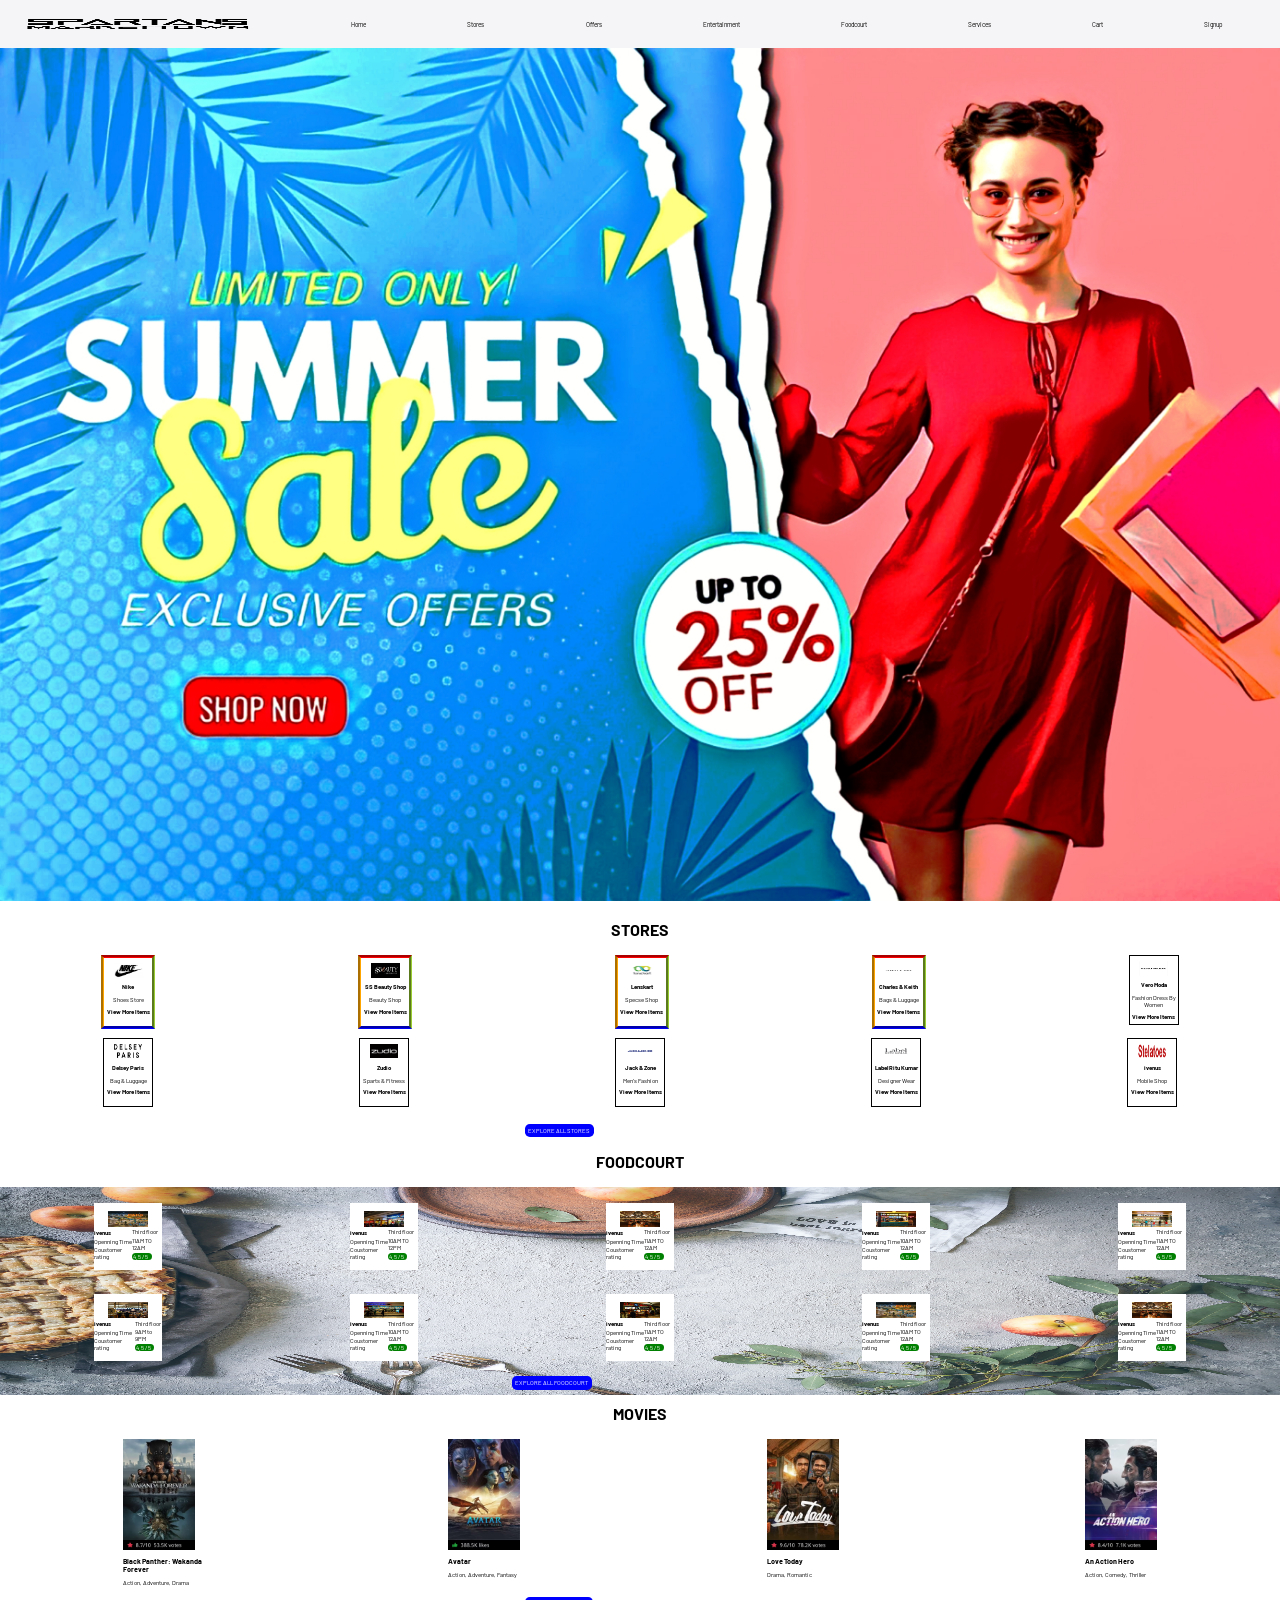
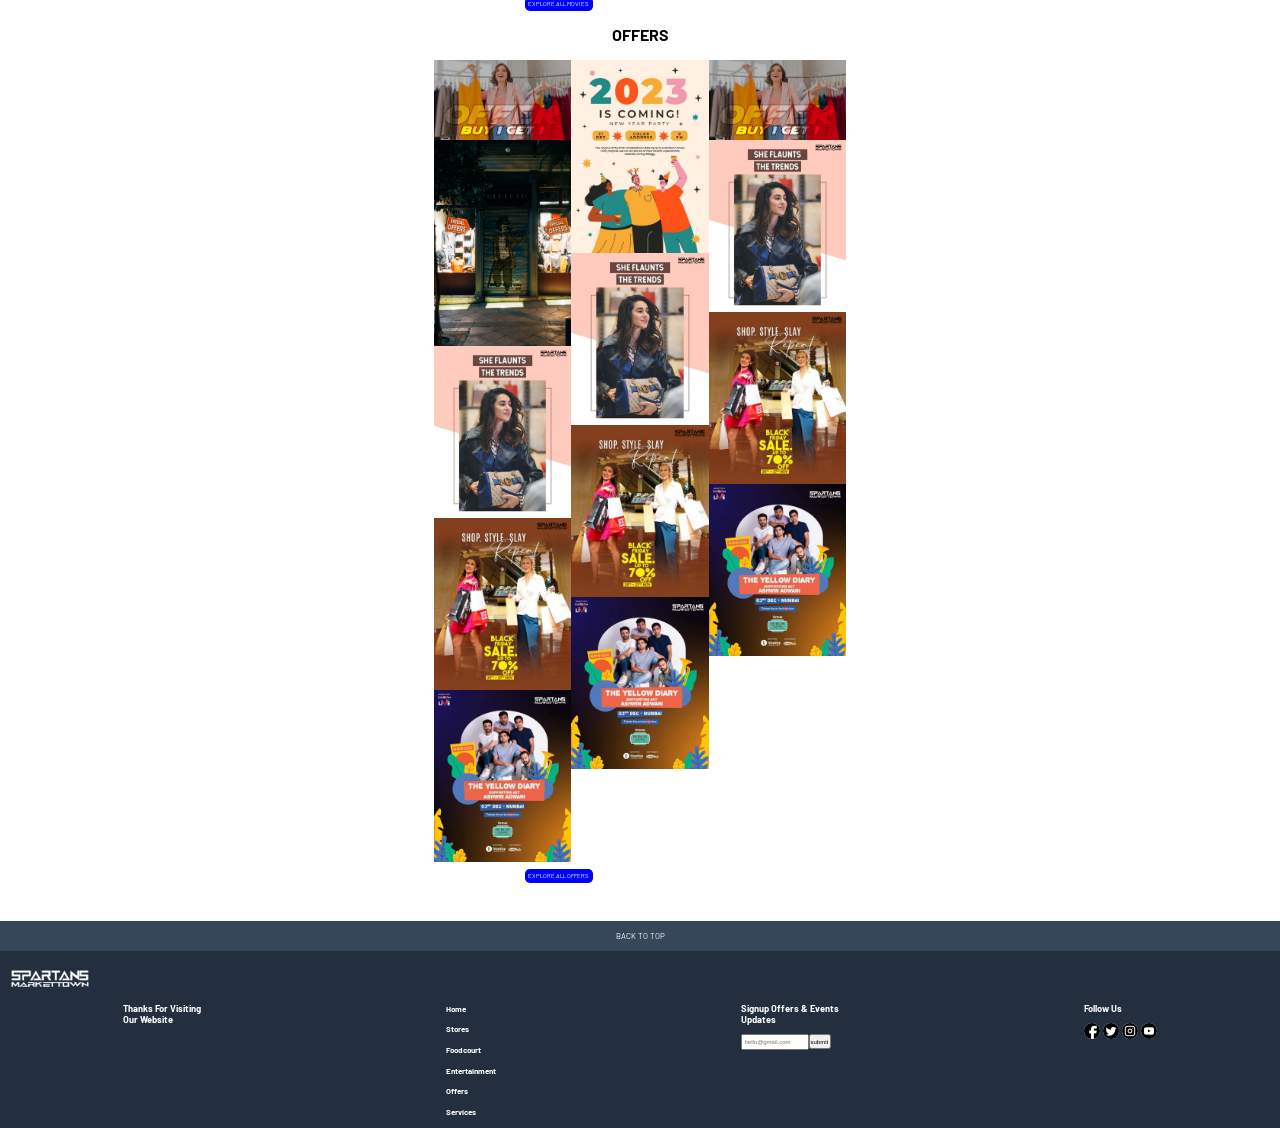
<file: index.html>
<!DOCTYPE html>
<html lang="en">
    <head>
        <meta charset="UTF-8">
        <meta http-equiv="X-UA-Compatible" content="IE=edge">
        <meta name="viewport" content="width=device-width, initial-scale=1.0">
        <link rel="stylesheet" href="assets/css/style.css">
        <link href="https://fonts.googleapis.com/css2?family=Barlow&family=Barlow+Condensed:wght@400;700&display=swap" rel="stylesheet">
        <title>SpartansMT</title>
        <link rel="icon" type="image/png" sizes="32x32" href="assets/image/home/logo icon.png" alt="logo icon">
    </head>
    <body>
        <nav id="#homepage">
            <img id="logo" src="assets/image/home/logo1.png" alt="logo"/>
            <ul>
                <li><a href="pages/home/home.html">Home</a></li>
                <li><a href="pages/stores/stores.html">Stores</a></li>
                <li><a href="pages/offer/offer.html">Offers</a></li>
                <li><a href="pages/entertainment/entertainment.html">Entertainment</a></li>
                <li><a href="pages/foodcourt/foodcourt.html">Foodcourt</a></li>
                <li><a href="pages/services/services.html">Services</a></li>
                <li><a href="pages/cart/add-to- cart.html">Cart</a></li>
                <li><a id="signup" href="pages/login/login.html">Signup</a></li>
            </ul>
        </nav>
        <a href="#"><img id="homecover" src="assets/image/home/homecover2.jpg" alt="home cover photo"/></a>


        <h2 class="center">STORES</h2>

        <div class="stores">

            <a href="pages/stores/prducts/nike.html">
            <div class="store" id="highlighted">
                <img class="imgstore" src="assets/image/stores/store27.png" alt="store-image">
                <div class="floor">
                    <div>
                        <h3>Nike</h3>
                        <p>Shoes Store</p>
                        <p><b>View More Items</b></p>
                    </div>
                </div>
            </div></a>

            <a href="pages/stores/prducts/ss-beauty.html">
            <div class="store"  id="highlighted">
                <img class="imgstore" src="assets/image/stores/store1.jpeg" alt="store-image" >
                <div class="floor">
                    <div>
                        <h3>SS Beauty Shop</h3>
                        <p>Beauty Shop</p>
                        <p><b>View More Items</b></p>
                    </div>
                </div>
            </div></a>

            
            <a href="pages/stores/prducts/lenskart.html">
            <div class="store" id="highlighted">
                <img class="imgstore" src="assets/image/stores/store42.jpg" alt="store-image">
                <div class="floor">
                    <div>
                        <h3>Lenskart</h3>
                        <p>Specse Shop</p>
                        <p><b>View More Items</b></p>
                    </div>
                </div>
            </div></a>

            <a href="pages/stores/prducts/charles-keith.html">
            <div class="store" id="highlighted">
                <img class="imgstore" src="assets/image/stores/store2.png" alt="store-image">
                <div class="floor">
                    <div>
                        <h3>Charles & Keith</h3>
                        <p>Bags & Luggage</p>
                        <p><b>View More Items</b></p>
                    </div>
                </div>
            </div></a>

            <div class="store">
                <img class="imgstore" src="assets/image/stores/store3.png" alt="store-image">
                <div class="floor">
                    <div>
                        <h3>Vero Moda</h3>
                        <p>Fashion Dress By Women</p>
                        <p><b>View More Items</b></p>
                    </div>
                </div>
            </div>

            

            

        </div>
        <!-- First store line end -->
        <div class="stores">
            <div class="store">
                <img class="imgstore" src="assets/image/stores/store6.png" alt="store-image">
                <div class="floor">
                    <div>
                        <h3>Delsey Paris</h3>
                        <p>Bag & Luggage</p>
                        <p><b>View More Items</b></p>
                    </div>
                </div>
            </div>

            <div class="store">
                <img class="imgstore" src="assets/image/stores/store7.png" alt="store-image">
                <div class="floor">
                    <div>
                        <h3>Zudio</h3>
                        <p>Sparts & Fitness</p>
                        <p><b>View More Items</b></p>
                    </div>
                </div>
            </div>

            <div class="store">
                <img class="imgstore" src="assets/image/stores/store4.png" alt="store-image">
                <div class="floor">
                    <div>
                        <h3>Jack & Zone</h3>
                        <p>Men's Fashion</p>
                        <p><b>View More Items</b></p>
                    </div>
                </div>
            </div>
            

            <div class="store">
                <img class="imgstore" src="assets/image/stores/store9.jpg" alt="store-image">
                <div class="floor">
                    <div>
                        <h3>Label Ritu Kumar</h3>
                        <p>Designer Wear</p>
                        <p><b>View More Items</b></p>
                    </div>
                </div>
            </div>

            <div class="store">
                <img class="imgstore" src="assets/image/stores/store10.png" alt="store-image">
                <div class="floor">
                    <div>
                        <h3>ivenus</h3>
                        <p>Mobile Shop</p>
                        <p><b>View More Items</b></p>
                    </div>
                </div>
            </div>

        </div>
        <!-- second store line end -->

        <a class="button" href="pages/stores/stores.html">EXPLORE ALL STORES</a>

        <h2 class="center">FOODCOURT</h2>
        
        <div class="stores">
            <img id="food-background" src="assets/image/home/food-background.jpg" alt="store-image"/>
            <div class="store1">
                <img class="imgstore1" src="assets/image/foodcourt/store1.png" alt="store-image">
                <div class="floor1">
                    <div>
                        <h3>ivenus</h3>
                        <p>Openning Time</p>
                        <p>Coustomer rating</p>
                    </div>
                    <div>
                        <p>Third floor</p>
                        <p>11AM TO 12AM</p>
                        <p class="star-rating">4.5 / 5</p>
                    </div>
                </div>
            </div>

            <div class="store1">
                <img class="imgstore1" src="assets/image/foodcourt/store2.png" alt="store-image">
                <div class="floor1">
                    <div>
                        <h3>ivenus</h3>
                        <p>Openning Time</p>                        
                        <p>Coustomer rating</p>
                    </div>
                    <div>
                        <p>Third floor</p>
                        <p>10AM TO 12PM</p>
                        <p class="star-rating">4.5 / 5</p>
                    </div>
                </div>
            </div>

            <div class="store1">
                <img class="imgstore1" src="assets/image/foodcourt/store3.png" alt="store-image">
                <div class="floor1">
                    <div>
                        <h3>ivenus</h3>
                        <p>Openning Time</p>
                        <p>Coustomer rating</p>                        
                    </div>
                    <div>
                        <p>Third floor</p>
                        <p>11AM TO 12AM</p>
                        <p class="star-rating">4.5 / 5</p>
                    </div>
                </div>
            </div>

            <div class="store1">
                <img class="imgstore1" src="assets/image/foodcourt/store4.png" alt="store-image">
                <div class="floor1">
                    <div>
                        <h3>ivenus</h3>
                        <p>Openning Time</p>   
                        <p>Coustomer rating</p>                     
                    </div>
                    <div>
                        <p>Third floor</p>
                        <p>10AM TO 12AM</p>
                        <p class="star-rating">4.5 / 5</p>
                    </div>
                </div>
            </div>

            <div class="store1">
                <img class="imgstore1" src="assets/image/foodcourt/store5.png" alt="store-image">
                <div class="floor1">
                    <div>
                        <h3>ivenus</h3>
                        <p>Openning Time</p>   
                        <p>Coustomer rating</p>                     
                    </div>
                    <div>
                        <p>Third floor</p>
                        <p>11AM TO 12AM</p>
                        <p class="star-rating">4.5 / 5</p>
                    </div>
                </div>
            </div>

        </div>
        <!-- First foodcourt line end -->
        <div class="stores">
            <div class="store1">
                <img class="imgstore1" src="assets/image/foodcourt/store6.png" alt="store-image">
                <div class="floor1">
                    <div>
                        <h3>ivenus</h3>
                        <p>Openning Time</p>   
                        <p>Coustomer rating</p>                     
                    </div>
                    <div>
                        <p>Third floor</p>
                        <p>9AM to 9PM</p>
                        <p class="star-rating">4.5 / 5</p>
                    </div>
                </div>
            </div>

            <div class="store1">
                <img class="imgstore1" src="assets/image/foodcourt/store7.png" alt="store-image">
                <div class="floor1">
                    <div>
                        <h3>ivenus</h3>
                        <p>Openning Time</p>   
                        <p>Coustomer rating</p>                     
                    </div>
                    <div>
                        <p>Third floor</p>
                        <p>10AM TO 12AM</p>
                        <p class="star-rating">4.5 / 5</p>
                    </div>
                </div>
            </div>

            <div class="store1">
                <img class="imgstore1" src="assets/image/foodcourt/store8.png" alt="store-image">
                <div class="floor1">
                    <div>
                        <h3>ivenus</h3>
                        <p>Openning Time</p>   
                        <p>Coustomer rating</p>                     
                    </div>
                    <div>
                        <p>Third floor</p>
                        <p>11AM TO 12AM</p>
                        <p class="star-rating">4.5 / 5</p>
                    </div>
                </div>
            </div>

            <div class="store1">
                <img class="imgstore1" src="assets/image/foodcourt/store1.png" alt="store-image">
                <div class="floor1">
                    <div>
                        <h3>ivenus</h3>
                        <p>Openning Time</p>   
                        <p>Coustomer rating</p>                     
                    </div>
                    <div>
                        <p>Third floor</p>
                        <p>10AM TO 12AM</p>
                        <p class="star-rating">4.5 / 5</p>
                    </div>
                </div>
            </div>

            <div class="store1">
                <img class="imgstore1" src="assets/image/foodcourt/store3.png" alt="store-image">
                <div class="floor1">
                    <div>
                        <h3>ivenus</h3>
                        <p>Openning Time</p>
                        <p>Coustomer rating</p>                                             
                    </div>
                    <div>
                        <p>Third floor</p>
                        <p>11AM TO 12AM</p>
                        <p class="star-rating">4.5 / 5</p>
                    </div>
                </div>
            </div>

        </div>
        <!-- second foodcourt line end -->
        <a class="button1" href="pages/foodcourt/foodcourt.html">EXPLORE ALL FOODCOURT</a>
        <h2 class="center">MOVIES</h2>
        
        <div class="movie-list">

            <div>
                <img class="movie-img" src="assets/image/home/wakanda.png" alt="movie-image"/>
                <h2>Black Panther: Wakanda <br>Forever</h2>
                <p>Action, Adventure, Drama</p>
            </div>
            <div>
                <img class="movie-img" src="assets/image/home/avatar.png" alt="movie-image"/>
                <h2>Avatar</h2>
                <p>Action, Adventure, Fantasy</p>
            </div>
            <div>
                <img class="movie-img" src="assets/image/home/lovetoday.png" alt="movie-img"/>
                <h2>Love Today</h2>
                <p>Drama, Romantic</p>
            </div>
           
            <div>
                <img class="movie-img" src="assets/image/home/actionhero.png" alt="movie-image"/>
                <h2>An Action Hero</h2>
                <p>Action, Comedy, Thriller</p>
            </div>
            
        </div>
        <a class="button" href="pages/entertainment/entertainment.html">EXPLORE ALL MOVIES</a>
        <h2 class="center">OFFERS</h2>

        <div class="offers-home">
            <div class="offers-home-img">
                <img src="assets/image/home/offer4.jpg" alt="offer-image"/>
                <img src="assets/image/home/offer1.jpg" alt="offer-image"/>
                <img src="assets/image/home/offer5.jpg" alt="offer-image"/>
                <img src="assets/image/home/offer6.jpg" alt="offer-image"/>
                <img src="assets/image/home/offer8.jpg" alt="offer-image"/>
            </div>
            <div class="offers-home-img">
                <img src="assets/image/home/offer3.jpg" alt="offer-image"/>
                <img src="assets/image/home/offer5.jpg" alt="offer-image"/>
                <img src="assets/image/home/offer6.jpg" alt="offer-image"/>
                <img src="assets/image/home/offer8.jpg" alt="offer-image"/>
            </div>
            <div class="offers-home-img">
                <img src="assets/image/home/offer4.jpg" alt="offer-image"/>
                <img src="assets/image/home/offer5.jpg" alt="offer-image"/>
                <img src="assets/image/home/offer6.jpg" alt="offer-image"/>
                <img src="assets/image/home/offer8.jpg" alt="offer-image"/>
            </div>

        </div>
        <a class="button" href="pages/offer/offer.html">EXPLORE ALL OFFERS</a>

        <!-- Footer starting -->

        <a id="homepage" href="#">BACK TO TOP</a>
        <footer>
            <img id="footer-logo" src="assets/image/home/logo.png" alt="logo"/>
            <div class="footer">
                <div>
                    <h3>Thanks For Visiting <br>Our Website</h3>
                </div>
                <div>
                    <a href="#" class="footer-h3"><h4>Home</h4></a>
                    <a href="#" class="footer-h3"><h4>Stores</h4></a>
                    <a href="#" class="footer-h3"><h4>Foodcourt</h4></a>
                    <a href="#" class="footer-h3"><h4>Entertainment</h4></a>
                    <a href="#" class="footer-h3"><h4>Offers</h4></a>
                    <a href="#" class="footer-h3"><h4>Services</h4></a>

                </div>
                <div>
                    <h3>Signup Offers & Events<br> Updates</h3>
                    <div class="search-box">
                        <label><input id="footer-email" name="email" type="email" placeholder="hello@gmail.com" required></label>
                        <button type="submit" id="footer-button">submit</button>
                    </div>
                </div>
                <div>
                    <h3>Follow Us</h3>
                    <img class="footer-icon" src="assets/image/home/facebook.png" alt="facebook-icon"/>
                    <img class="footer-icon" src="assets/image/home/twitter-sign.png" alt="twitter-icon"/>
                    <img class="footer-icon" src="assets/image/home/instagram.png" alt="instagram-icon"/>
                    <img class="footer-icon" src="assets/image/home/youtube.png" alt="youtube-icon"/>
                </div>
            </div>
        
        </footer>



    </body>
</html>
</file>
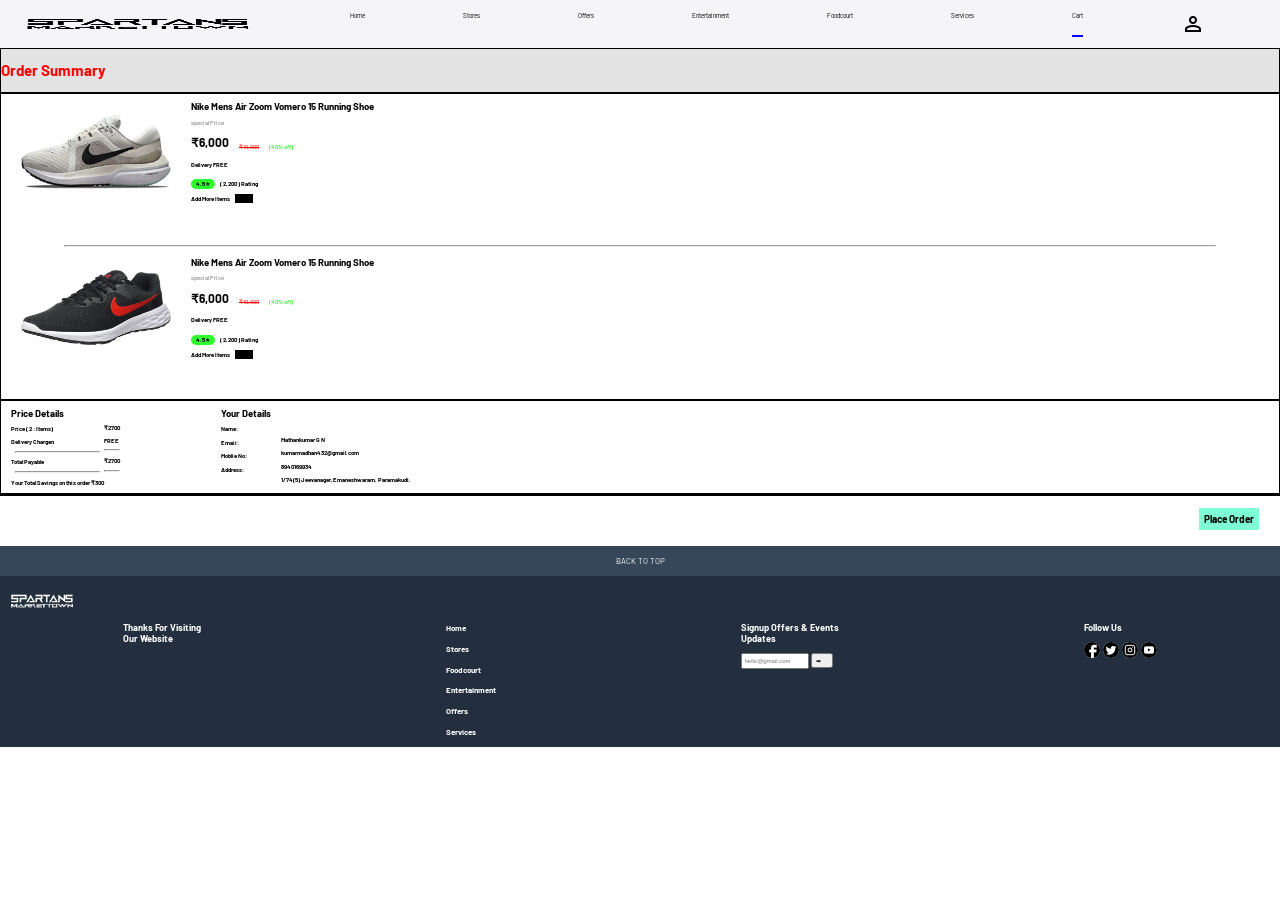
<file: pages/cart/add-to- cart.html>
<!DOCTYPE html>
<html lang="en">
<head>
    <meta charset="UTF-8">
    <meta http-equiv="X-UA-Compatible" content="IE=edge">
    <meta name="viewport" content="width=device-width, initial-scale=1.0">
    <link rel="stylesheet" href="../../assets/css/cart/add-to-cart.css">
    <link href="https://fonts.googleapis.com/css2?family=Barlow&family=Barlow+Condensed:wght@400;700&display=swap" rel="stylesheet">
    <title>SpartansMT</title>
    <link rel="icon" type="image/png" sizes="32x32" href="../../assets/image/home/logo icon.png" alt="logo icon">
    <link rel="stylesheet" href="https://fonts.googleapis.com/css2?family=Material+Symbols+Outlined:opsz,wght,FILL,GRAD@48,400,0,0" />
</head>
<body>
    <nav id="#homepage">
        <img id="logo" src="../../assets/image/home/logo1.png" alt="logo1"/>
        <ul>
            <li><a href="../../pages/home/home.html">Home</a></li>
            <li><a href="../../pages/stores/stores.html">Stores</a></li>
            <li><a href="../../pages/offer/offer.html">Offers</a></li>
            <li><a href="../entertainment/entertainment.html">Entertainment</a></li>
            <li><a href="../../pages/foodcourt/foodcourt.html">Foodcourt</a></li>
            <li><a href="../../pages/services/services.html">Services</a></li>
            <li><a href="../cart/add-to- cart.html" class="nav-highlighted">Cart</a></li>
            <li><a href="../../index.html"><span class="material-symbols-outlined" style="width: 50px;">person</span></a></li>
        </ul>
    </nav>
    
    <div id="order-summary-word">
        <h2>Order Summary</h2>
    </div>


    <div class="main-contant">
        <div class="order-summary">
            <div>
                <img class="order-img" src="../../assets/image/stores/items/nike1.jpg" alt="produte image"/>
            </div>
            <div>
                <h1>Nike Mens Air Zoom Vomero 15 Running Shoe</h1>
                <p><span class="price-color"> special Price</span></p>
                    <div class="column">
                        <h6 class="rate">&#8377;6,000</h6>
                        <p class="line-through">&#8377;10,000</p>
                        <p><b><span class="green">(40% off)</span></b></p>
                    </div>
                    <h4>Delivery FREE</h4>
                    <div class="rating-line">
                        <p><b>4.5</b>&#9733;</p>
                        <h4>( 2,200 ) Rating</h4>
                    </div>
                    <h3 class="add-more-items">Add More Items<label><input class="number-of-items" type="number" placeholder="0" name="number" min="1" max="5"/></label> </h3>
            </div>
        </div>

        <hr>

        <div class="order-summary">
            <div>
                <img class="order-img" src="../../assets/image/stores/items/nike12.jpg" alt="produte image"/>
            </div>
            <div>
                <h1>Nike Mens Air Zoom Vomero 15 Running Shoe</h1>
                <p><span class="price-color"> special Price</span></p>
                    <div class="column">
                        <h6 class="rate"> &#8377;6,000</h6>
                        <p class="line-through">&#8377;10,000</p>
                        <p><b><span class="green">(40% off)</span></b></p>
                    </div>
                    <h4>Delivery FREE</h4>
                    <div class="rating-line">
                        <p><b>4.5</b>&#9733;</p>
                        <h4>( 2,200 ) Rating</h4>
                    </div>
                    <h3 class="add-more-items">Add More Items<label><input class="number-of-items" type="number" placeholder="0" name="number" min="1" max="5"/></label> </h3>
            </div>
        </div>

  
    </div>

    <div class="details">
        <div class="price-details">
            <div>
                <h1>Price Details</h1>
                <h3>Price ( 2 : Items)</h3>
                <h3>Delivery Chargen</h3>
                <hr>
                <h3>Total Payable</h3>
                <hr>
                <h4>Your Total Savings on this order &#8377;300</h4>
            </div>
            <div id="align-details">
                <h3>&#8377;2700</h3>
                <h3>FREE</h3>
                <hr>
                <h3>&#8377;2700</h3>
                <hr>
            </div>
            
        </div>

        <div class="price-details">
            <div>
                <h1>Your Details</h1>
                <h4>Name:</h4>
                <h4>Emaii:</h4>
                <h4>Moblie No:</h4>
                <h4>Address:</h4>
            </div>
            <div id="align-details2">
                <h4>Mathankumar G N</h4>
                <h4>kumarmadhan432@gmail.com</h4>
                <h4>8940169934</h4>
                <h4>1/74(5) Jeevanager,Emaneshwaram, Paramakudi.</h4>
            </div>
        </div>

    </div>
    <div id="place-order-container">
        <a href="../../pages/cart/payment-page.html"><h4 id="place-order-btn">Place Order</h4></a>
    </div>


    <!-- Footer starting -->

    <a class="back-to-top" href="#">BACK TO TOP</a>
    <footer>
        <img id="footer-logo" src="../../assets/image/home/logo.png" alt="logo"/>
        <div class="footer">
            <div>
                <h3>Thanks For Visiting <br>Our Website</h3>
            </div>
            <div>
                <a href="#" class="footer-h3"><h4>Home</h4></a>
                <a href="#" class="footer-h3"><h4>Stores</h4></a>
                <a href="#" class="footer-h3"><h4>Foodcourt</h4></a>
                <a href="#" class="footer-h3"><h4>Entertainment</h4></a>
                <a href="#" class="footer-h3"><h4>Offers</h4></a>
                <a href="#" class="footer-h3"><h4>Services</h4></a>

            </div>
            <div>
                <h3>Signup Offers & Events<br> Updates</h3>
                <label><input id="footer-email" name="email" type="email" placeholder="hello@gmail.com" required></label>
                <button type="submit" id="footer-button">➡</button>
            </div>
            <div>
                <h3>Follow Us</h3>
                <img class="footer-icon" src="../../assets/image/home/facebook.png" alt="facebook icon"/>
                <img class="footer-icon" src="../../assets/image/home/twitter-sign.png" alt="twitter icon"/>
                <img class="footer-icon" src="../../assets/image/home/instagram.png" alt="instagram icon"/>
                <img class="footer-icon" src="../../assets/image/home/youtube.png" alt="youtube icon"/>
            </div>
        </div>
    
    </footer>





</body>
</html>
</file>
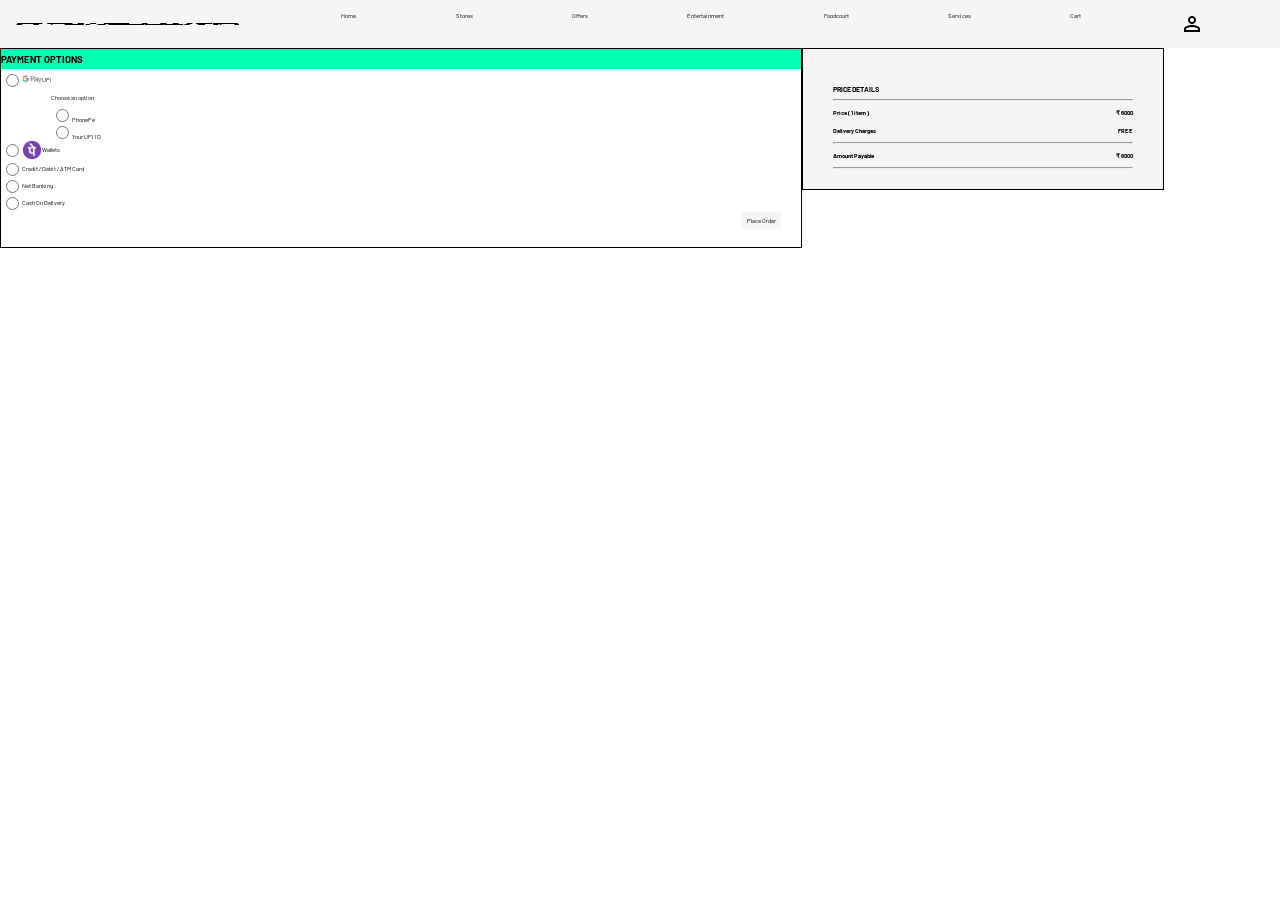
<file: pages/cart/payment-page.html>
<!DOCTYPE html>
<html lang="en">
<head>
    <meta charset="UTF-8">
    <meta http-equiv="X-UA-Compatible" content="IE=edge">
    <meta name="viewport" content="width=device-width, initial-scale=1.0">
    <link rel="stylesheet" href="../../assets/css/cart/payment-page.css">
    <link href="https://fonts.googleapis.com/css2?family=Barlow&family=Barlow+Condensed:wght@400;700&display=swap" rel="stylesheet">
    <title>SpartansMT</title>
    <link rel="icon" type="image/png" sizes="32x32" href="../../assets/image/home/logo icon.png" alt="logo icon">
    <link rel="stylesheet" href="https://fonts.googleapis.com/css2?family=Material+Symbols+Outlined:opsz,wght,FILL,GRAD@48,400,0,0" />
</head>
<body>
    <nav id="#homepage">
        <img id="logo" src="../../assets/image/home/logo1.png" alt="logo1"/>
        <ul>
            <li><a href="../../index.html">Home</a></li>
            <li><a href="../../pages/stores/stores.html">Stores</a></li>
            <li><a href="../offer/offer.html">Offers</a></li>
            <li><a href="../entertainment/entertainment.html">Entertainment</a></li>
            <li><a href="../foodcourt/foodcourt.html">Foodcourt</a></li>
            <li><a href="../services/services.html">Services</a></li>
            <li><a href="../cart/add-to- cart.html">Cart</a></li>
            <li><a href="../../index.html"><span class="material-symbols-outlined" style="width: 50px;">person</span></a></li>
        </ul>
    </nav>

    <header>
        <div class="header">
            <div class="heading">
                <h1>PAYMENT OPTIONS</h1>
            </div>
            <div>
                <div>
                    <div class="gif-alinment">
                        <label aria-label="upi"><input type="radio" value="upi" name="upi"></label>
                        <img class="gif" src="../../assets/image/stores/UPI.gif" alt="gif">
                        <p class="payment-options-name">UPI</p>
                    </div>
            
                    <div class="upi">
                        <p class="payment-options-name">Choose an option</p>
                        <label for="upi"><input type="radio" name="upi">PhonePe</label><br>
                        <label for="upi"><input type="radio" name="upi">Your UPI ID</label>
                    </div>
                    
                    <div class="gif-alinment">
                        <label aria-label="upi"><input type="radio" value="wallets" name="upi"></label>
                        <img class="gif" src="../../assets/image/stores/Wallets.gif" alt="glf"/>
                        <p class="payment-options-name">Wallets</p>
                    </div>

                    <div class="gif-alinment">
                        <label aria-label="upi"><input type="radio" value="card-details" name="upi"></label>
                        <p class="payment-options-name">Credit / Debit / ATM Card</p>
                    </div>

                    <div class="gif-alinment">
                        <label aria-label="upi"><input type="radio" value="net-banking" name="upi"></label>
                        <p class="payment-options-name">Net Banking</p>
                    </div>

                    <div class="gif-alinment">
                        <label aria-label="upi"><input type="radio" value="cash-on-delivery" name="upi"></label>
                        <p class="payment-options-name">Cash On Delivery</p>
                    </div>

                </div>
            </div>
            <a href="../../pages/home/home.html"><p class="place-order-btn">Place Order</p></a>
        </div>

        <div id="price">
            <h2>PRICE DETAILS</h2>
            <hr>
            <div class="price-details">
                <h3>Price ( 1 item )</h3>
                <h3>&#8377; 6000</h3>
            </div>
            <div class="price-details">
                <h3>Delivery Charges</h3>
                <h3>FREE</h3>
            </div>
            <hr>
            <div class="price-details">
                <h3>Amount Payable</h3>
                <h3>&#8377; 6000</h3>
            </div>
            <hr>
        </div>
    </header>
    <footer>
        
    </footer>

</body>
</html>
</file>
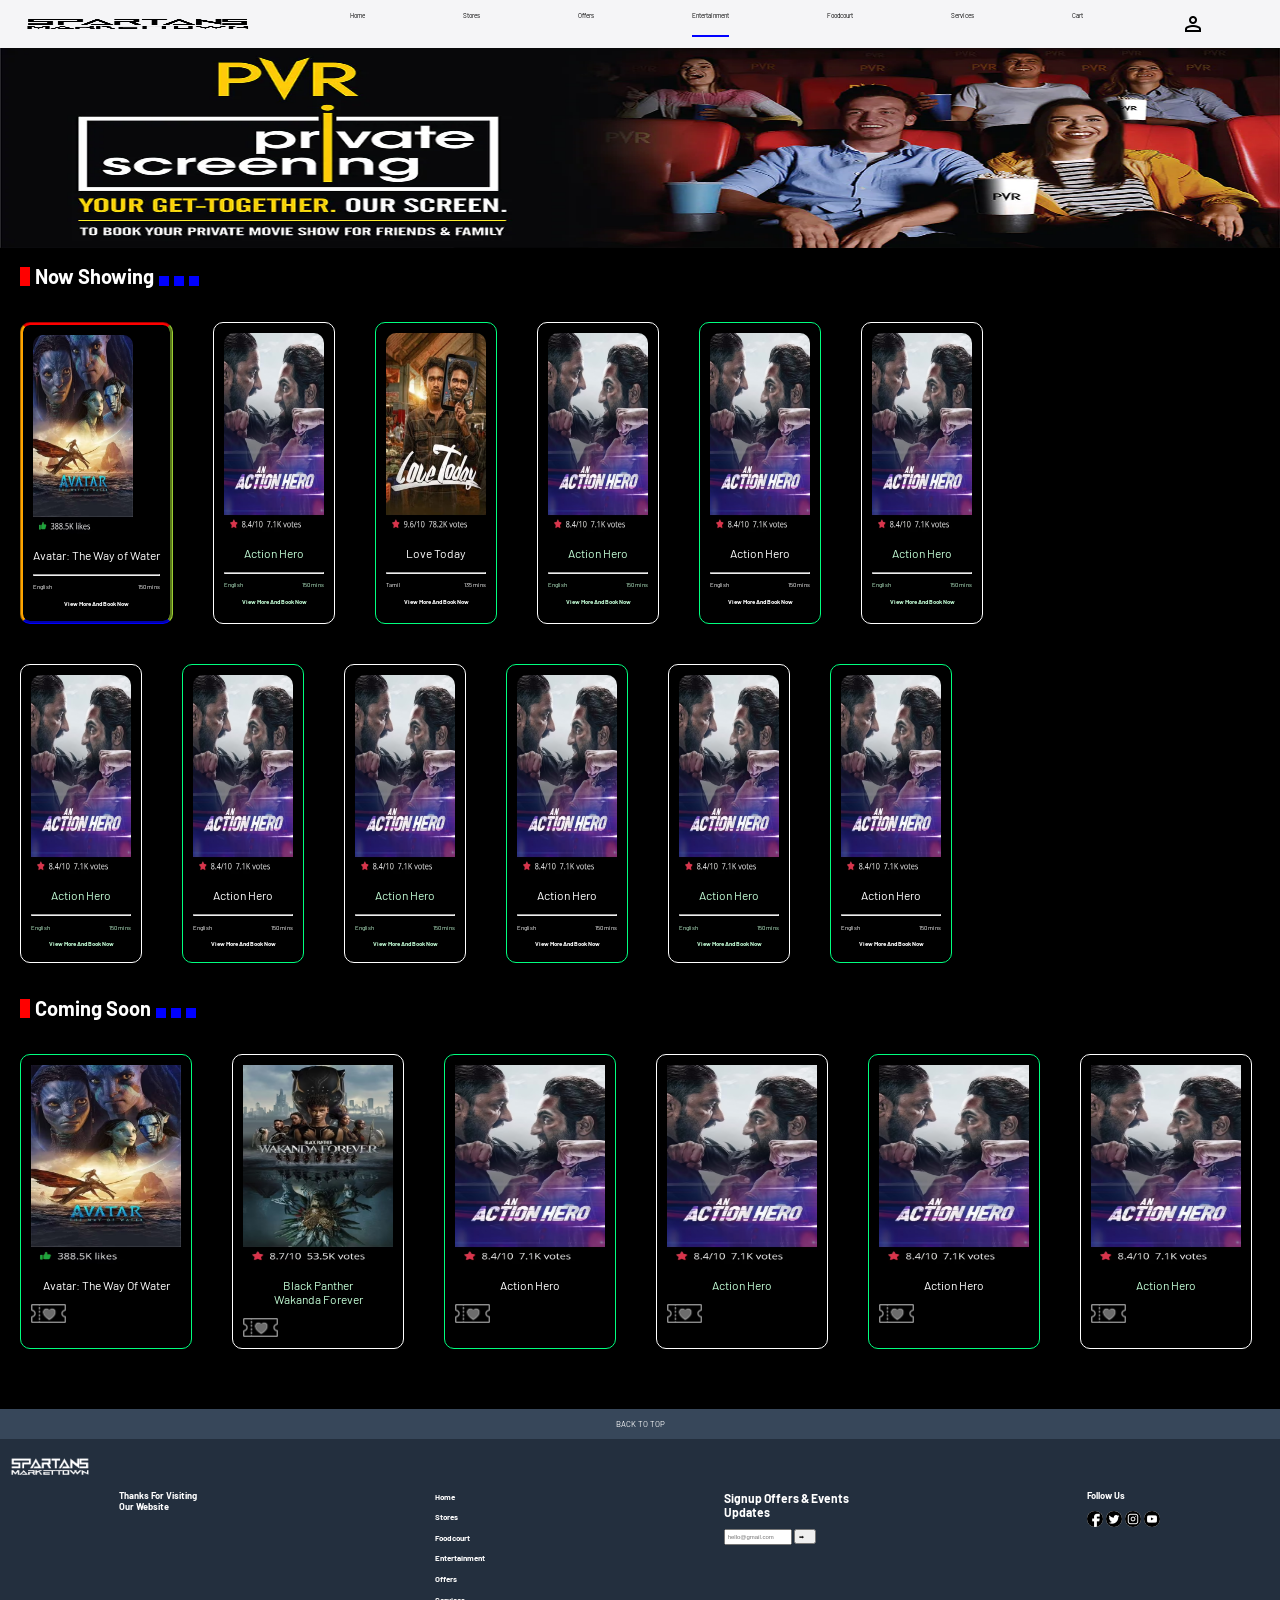
<file: pages/entertainment/entertainment.html>
<!DOCTYPE html>
<html lang="en">
    <head>
        <meta charset="UTF-8">
        <meta http-equiv="X-UA-Compatible" content="IE=edge">
        <meta name="viewport" content="width=device-width, initial-scale=1.0">
        <link rel="stylesheet" href="../../assets/css/entertainment/entertainment.css">
        <link href="https://fonts.googleapis.com/css2?family=Barlow&family=Barlow+Condensed:wght@400;700&display=swap" rel="stylesheet">
        <title>SpartansMT</title>
        <link rel="icon" type="image/png" sizes="32x32" href="../../assets/image/home/logo icon.png" alt="logo icon">
        <link rel="stylesheet" href="https://fonts.googleapis.com/css2?family=Material+Symbols+Outlined:opsz,wght,FILL,GRAD@48,400,0,0" />
    </head>
    <body>
        <nav id="#homepage">
            <img id="logo" src="../../assets/image/home/logo1.png" alt="logo"/>
            <ul>
                <li><a href="../../pages/home/home.html">Home</a></li>
                <li><a href="../../pages/stores/stores.html">Stores</a></li>
                <li><a href="../../pages/offer/offer.html">Offers</a></li>
                <li><a href="../entertainment/entertainment.html"class="nav-highlighted">Entertainment</a></li>
                <li><a href="../foodcourt/foodcourt.html">Foodcourt</a></li>
                <li><a href="../../pages/services/services.html">Services</a></li>
                <li><a href="../../pages/cart/add-to- cart.html">Cart</a></li>
                <li><a href="../../index.html"><span class="material-symbols-outlined" style="width: 50px;">person</span></a></li>
            </ul>
        </nav>

        <img id="pvr-banner" alt="pvr background banner" src="../../assets/image/entertainment/banner.jpg"/>

        <div class="align-heading">
            <p class="heading-left-color"></p>
            <h1>Now Showing</h1>
            <p class="heading-left-color1"></p>
            <p class="heading-left-color1"></p>
            <p class="heading-left-color1"></p>
        </div>

        <div class="movies">

            <a href="../entertainment/about movie/about-avatar.html">
            <div class="movie-container1" id="highlighted">
                <img class="movie-img" src="../../assets/image/entertainment/avatar.png" alt="movie"/>
                <p class="movie-title">Avatar: The Way of Water</p>
                <hr>
                <div class="language-time-alignment">
                    <p>English</p>
                    <p>150 mins</p>
                </div>
                <p><b>View More And Book Now</b></p>
            </div></a>
            
            <div class="movie-container">
                <img class="movie-img" src="../../assets/image/entertainment/actionhero.png" alt="movie"/>
                <p class="movie-title">Action Hero</p>
                <hr>
                <div class="language-time-alignment">
                    <p>English</p>
                    <p>150 mins</p>
                </div>
                <p><b>View More And Book Now</b></p>
            </div>

            <div class="movie-container1">
                <img class="movie-img" src="../../assets/image/entertainment/lovetoday.png" alt="movie"/>
                <p class="movie-title">Love Today</p>
                <hr>
                <div class="language-time-alignment">
                    <p>Tamil</p>
                    <p>135 mins</p>
                </div>
                <p><b>View More And Book Now</b></p>
            </div>

            <div class="movie-container">
                <img class="movie-img" src="../../assets/image/entertainment/actionhero.png" alt="movie"/>
                <p class="movie-title">Action Hero</p>
                <hr>
                <div class="language-time-alignment">
                    <p>English</p>
                    <p>150 mins</p>
                </div>
                <p><b>View More And Book Now</b></p>
            </div>

            <div class="movie-container1">
                <img class="movie-img" src="../../assets/image/entertainment/actionhero.png" alt="movie"/>
                <p class="movie-title">Action Hero</p>
                <hr>
                <div class="language-time-alignment">
                    <p>English</p>
                    <p>150 mins</p>
                </div>
                <p><b>View More And Book Now</b></p>
            </div>

            <div class="movie-container">
                <img class="movie-img" src="../../assets/image/entertainment/actionhero.png" alt="movie"/>
                <p class="movie-title">Action Hero</p>
                <hr>
                <div class="language-time-alignment">
                    <p>English</p>
                    <p>150 mins</p>
                </div>
                <p><b>View More And Book Now</b></p>
            </div>

        </div>

        <div class="movies">

            <div class="movie-container">
                <img class="movie-img" src="../../assets/image/entertainment/actionhero.png" alt="movie"/>
                <p class="movie-title">Action Hero</p>
                <hr>
                <div class="language-time-alignment">
                    <p>English</p>
                    <p>150 mins</p>
                </div>
                <p><b>View More And Book Now</b></p>
            </div>
            
            <div class="movie-container1">
                <img class="movie-img" src="../../assets/image/entertainment/actionhero.png" alt="movie"/>
                <p class="movie-title">Action Hero</p>
                <hr>
                <div class="language-time-alignment">
                    <p>English</p>
                    <p>150 mins</p>
                </div>
                <p><b>View More And Book Now</b></p>
            </div>

            <div class="movie-container">
                <img class="movie-img" src="../../assets/image/entertainment/actionhero.png" alt="movie"/>
                <p class="movie-title">Action Hero</p>
                <hr>
                <div class="language-time-alignment">
                    <p>English</p>
                    <p>150 mins</p>
                </div>
                <p><b>View More And Book Now</b></p>
            </div>

            <div class="movie-container1">
                <img class="movie-img" src="../../assets/image/entertainment/actionhero.png" alt="movie"/>
                <p class="movie-title">Action Hero</p>
                <hr>
                <div class="language-time-alignment">
                    <p>English</p>
                    <p>150 mins</p>
                </div>
                <p><b>View More And Book Now</b></p>
            </div>

            <div class="movie-container">
                <img class="movie-img" src="../../assets/image/entertainment/actionhero.png" alt="movie"/>
                <p class="movie-title">Action Hero</p>
                <hr>
                <div class="language-time-alignment">
                    <p>English</p>
                    <p>150 mins</p>
                </div>
                <p><b>View More And Book Now</b></p>
            </div>

            <div class="movie-container1">
                <img class="movie-img" src="../../assets/image/entertainment/actionhero.png" alt="movie"/>
                <p class="movie-title">Action Hero</p>
                <hr>
                <div class="language-time-alignment">
                    <p>English</p>
                    <p>150 mins</p>
                </div>
                <p><b>View More And Book Now</b></p>
            </div>

        </div>

        <div class="align-heading">
            <p class="heading-left-color"></p>
            <h1>Coming Soon</h1>
            <p class="heading-left-color1"></p>
            <p class="heading-left-color1"></p>
            <p class="heading-left-color1"></p>
        </div>

        <div class="movies">

            <div class="movie-container1">
                <img class="movie-img1" src="../../assets/image/entertainment/avatar.png" alt="movie"/>
                <p class="movie-title">Avatar: The Way Of Water</p>
                <img alt="wishlist" class="wishlist-icon" src="../../assets/image/entertainment/wishlist.png"/>
            </div>
            
            <div class="movie-container">
                <img class="movie-img1" src="../../assets/image/entertainment/wakanda.png" alt="movie"/>
                <p class="movie-title">Black Panther<br> Wakanda Forever</p>
                <img alt="wishlist" class="wishlist-icon" src="../../assets/image/entertainment/wishlist.png"/>
            </div>

            <div class="movie-container1">
                <img class="movie-img1" src="../../assets/image/entertainment/actionhero.png" alt="movie"/>
                <p class="movie-title">Action Hero</p>
                <img alt="wishlist" class="wishlist-icon" src="../../assets/image/entertainment/wishlist.png"/>
            </div>

            <div class="movie-container">
                <img class="movie-img1" src="../../assets/image/entertainment/actionhero.png" alt="movie"/>
                <p class="movie-title">Action Hero</p>
                <img alt="wishlist" class="wishlist-icon" src="../../assets/image/entertainment/wishlist.png"/>
            </div>

            <div class="movie-container1">
                <img class="movie-img1" src="../../assets/image/entertainment/actionhero.png" alt="movie"/>
                <p class="movie-title">Action Hero</p>
                <img alt="wishlist" class="wishlist-icon" src="../../assets/image/entertainment/wishlist.png"/>
            </div>

            <div class="movie-container">
                <img class="movie-img1" src="../../assets/image/entertainment/actionhero.png" alt="movie"/>
                <p class="movie-title">Action Hero</p>
                <img alt="wishlist" class="wishlist-icon" src="../../assets/image/entertainment/wishlist.png"/>
            </div>

            <div class="movie-container1">
                <img class="movie-img1" src="../../assets/image/entertainment/actionhero.png" alt="movie"/>
                <p class="movie-title">Action Hero</p>
                <img alt="wishlist" class="wishlist-icon" src="../../assets/image/entertainment/wishlist.png"/>
            </div>

            <div class="movie-container">
                <img class="movie-img1" src="../../assets/image/entertainment/actionhero.png" alt="movie"/>
                <p class="movie-title">Action Hero</p>
                <img alt="wishlist" class="wishlist-icon" src="../../assets/image/entertainment/wishlist.png"/>
            </div>

        </div>

        <!-- Footer starting -->

    <a class="back-to-top" href="#">BACK TO TOP</a>
    <footer>
        <img id="footer-logo" src="../../assets/image/home/logo.png" alt="logo"/>
        <div class="footer">
            <div>
                <h3>Thanks For Visiting <br>Our Website</h3>
            </div>
            <div>
                <a href="#" class="footer-h3"><h4>Home</h4></a>
                <a href="#" class="footer-h3"><h4>Stores</h4></a>
                <a href="#" class="footer-h3"><h4>Foodcourt</h4></a>
                <a href="#" class="footer-h3"><h4>Entertainment</h4></a>
                <a href="#" class="footer-h3"><h4>Offers</h4></a>
                <a href="#" class="footer-h3"><h4>Services</h4></a>

            </div>
            <div>
                <h2>Signup Offers & Events<br> Updates</h2>
                <label><input id="footer-email" name="email" type="email" placeholder="hello@gmail.com" required></label>
                <button type="submit" id="footer-button">➡</button>
            </div>
            <div>
                <h3>Follow Us</h3>
                <img class="footer-icon" src="../../assets/image/home/facebook.png" alt="facebook icon"/>
                <img class="footer-icon" src="../../assets/image/home/twitter-sign.png" alt="twitter icon"/>
                <img class="footer-icon" src="../../assets/image/home/instagram.png" alt="instagram icon"/>
                <img class="footer-icon" src="../../assets/image/home/youtube.png" alt="youtube icon"/>
            </div>
        </div>
    
    </footer>


    </body>
</html>
</file>
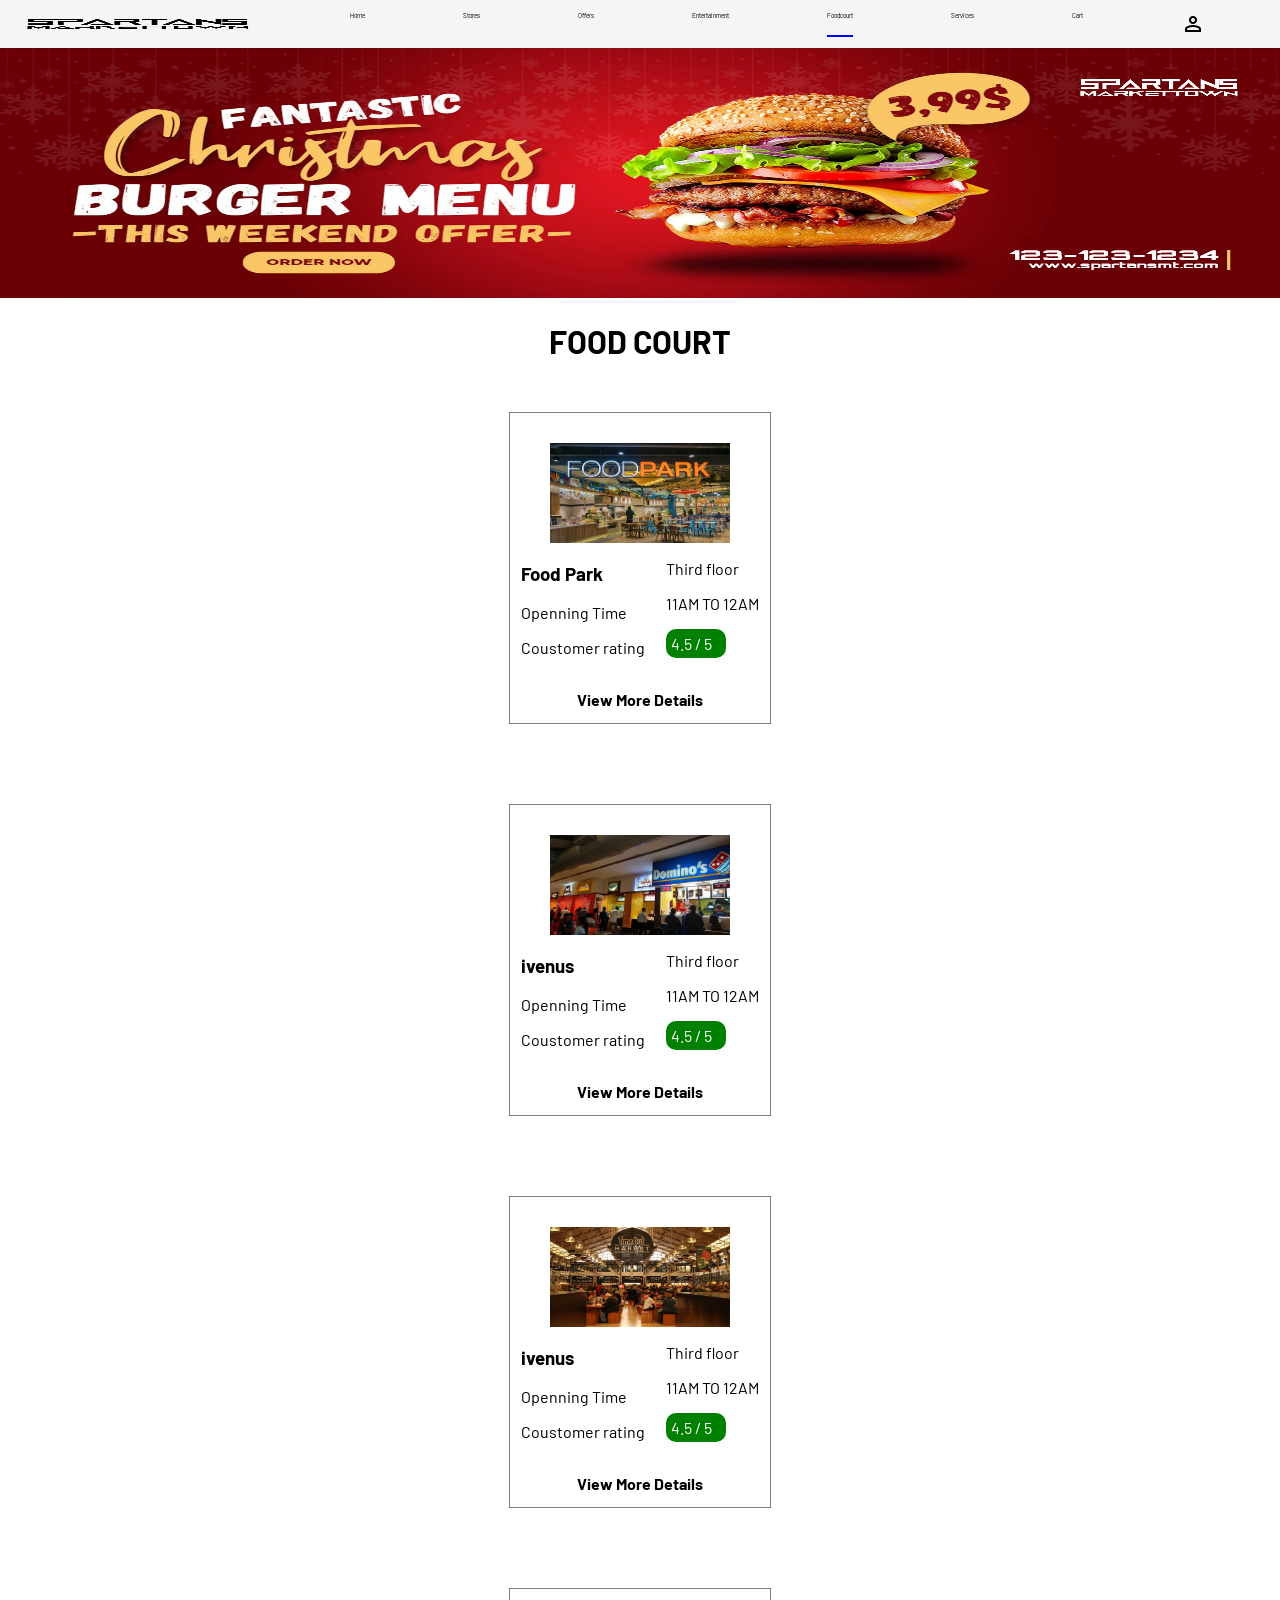
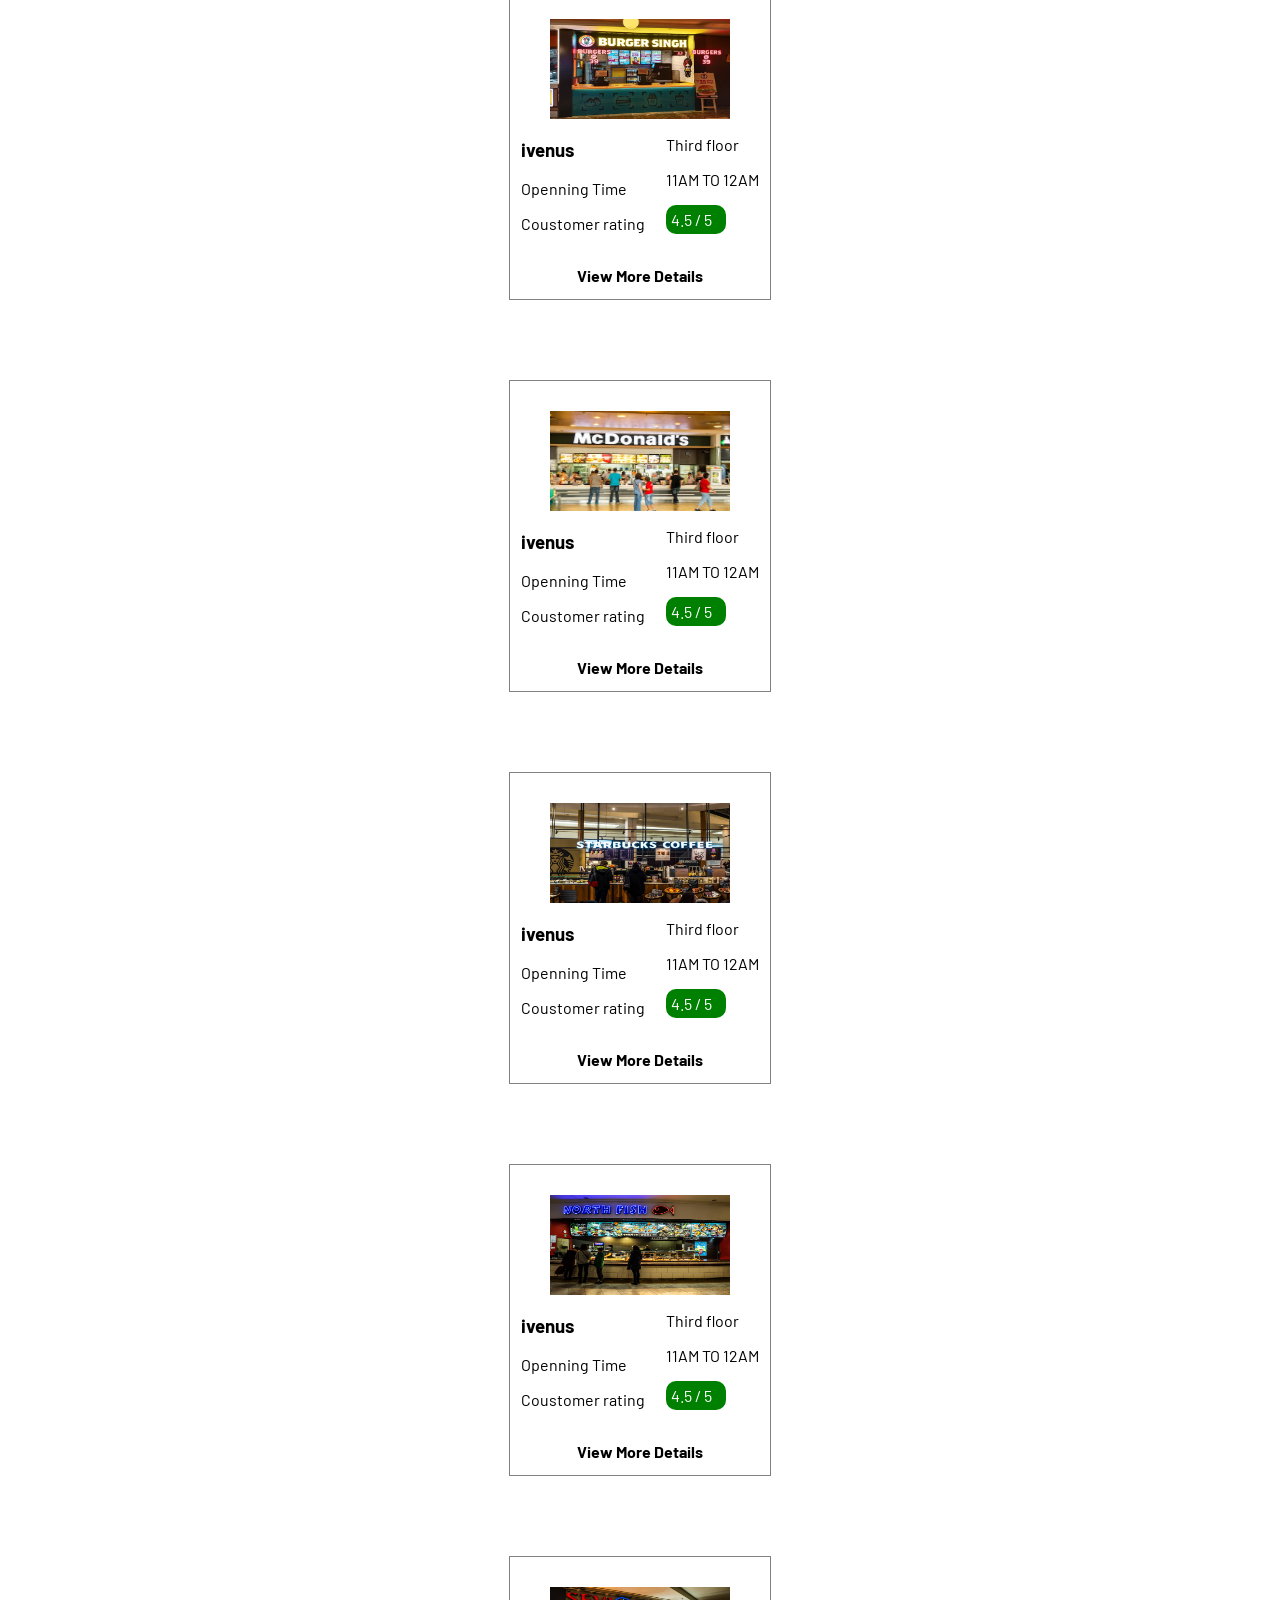
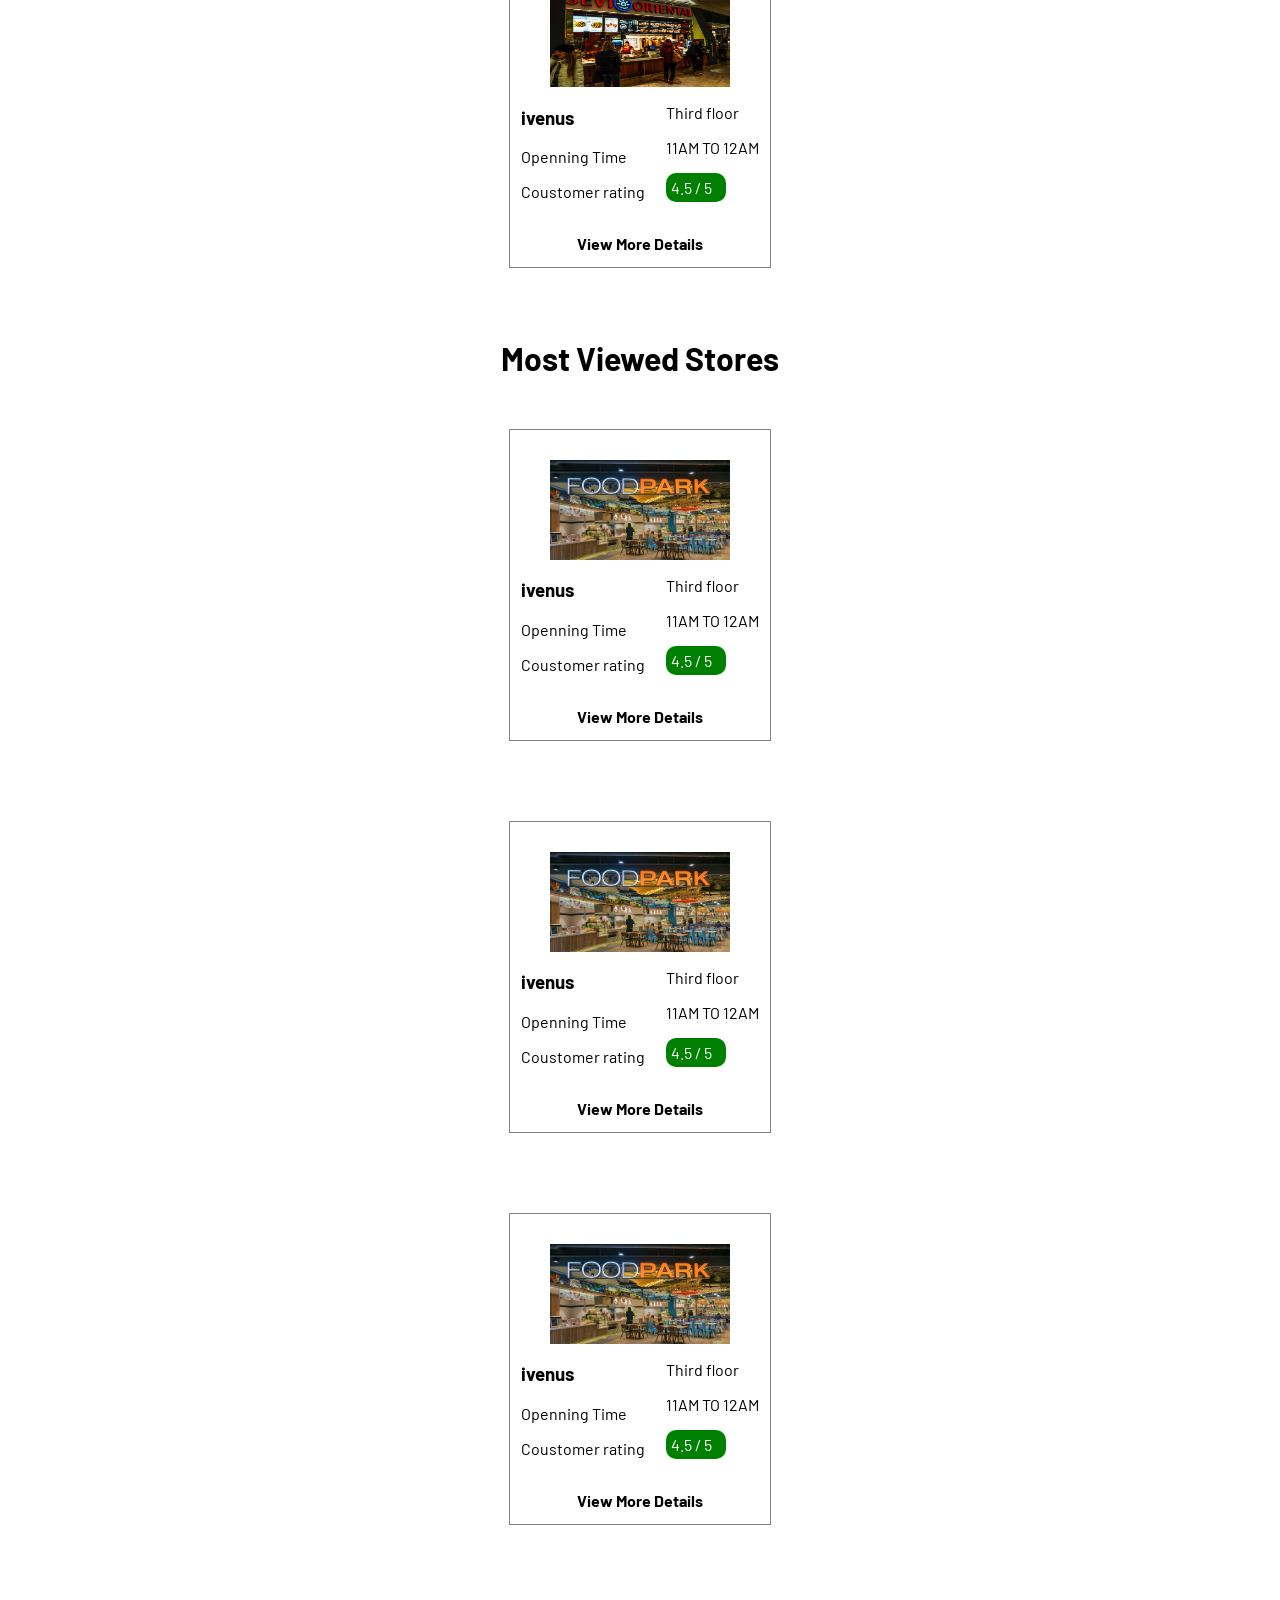
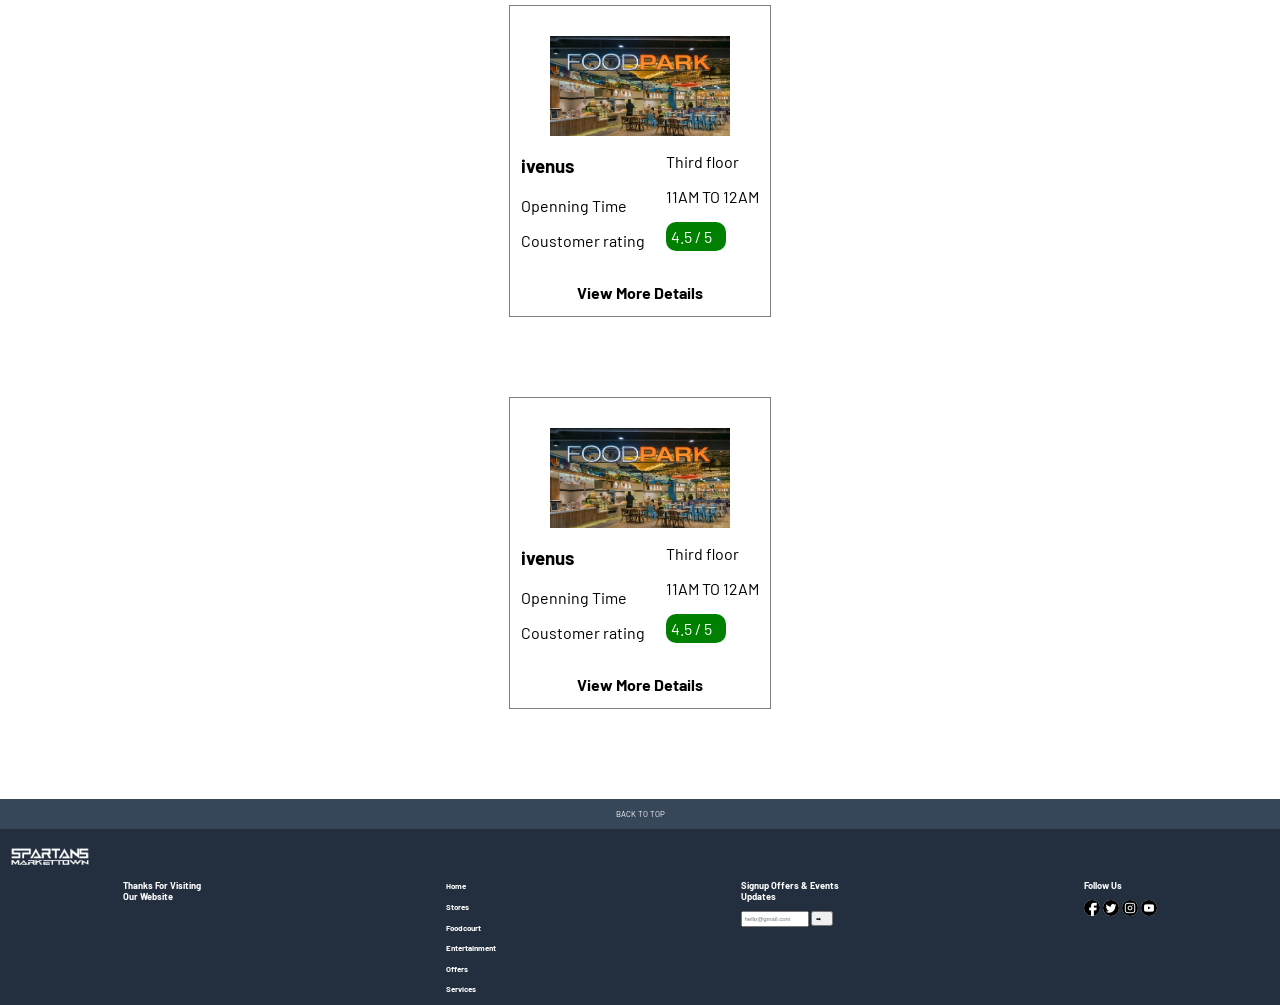
<file: pages/foodcourt/foodcourt.html>
<!DOCTYPE html>
<html lang="en">
    <head>
        <meta charset="UTF-8">
        <meta http-equiv="X-UA-Compatible" content="IE=edge">
        <meta name="viewport" content="width=device-width, initial-scale=1.0">
        <link rel="stylesheet" href="../../assets/css/foodcourt/foodcourt.css">
        <link href="https://fonts.googleapis.com/css2?family=Barlow&family=Barlow+Condensed:wght@400;700&display=swap" rel="stylesheet">
        <title>SpartansMT</title>
        <link rel="icon" type="image/png" sizes="32x32" href="../../assets/image/home/logo icon.png" alt="logo icon">
        <link rel="stylesheet" href="https://fonts.googleapis.com/css2?family=Material+Symbols+Outlined:opsz,wght,FILL,GRAD@48,400,0,0" />
    </head>
    <body>
        <nav id="#homepage">
            <img id="logo" src="../../assets/image/home/logo1.png" alt="logo"/>
            <ul>
                <li><a href="../../pages/home/home.html">Home</a></li>
                <li><a href="../../pages/stores/stores.html">Stores</a></li>
                <li><a href="../../pages/offer/offer.html">Offers</a></li>
                <li><a href="../../pages/entertainment/entertainment.html">Entertainment</a></li>
                <li><a href="../../pages/foodcourt/foodcourt.html" class="nav-highlighted">Foodcourt</a></li>
                <li><a href="../../pages/services/services.html">Services</a></li>
                <li><a href="../../pages/cart/add-to- cart.html">Cart</a></li>
                <li><a href="../../index.html"><span class="material-symbols-outlined" style="width: 50px;">person</span></a></li>
            </ul>
        </nav>
        <img id="banner" src="../../assets/image/foodcourt/foodcourt-banner.jpg" alt="banner"/>

        <h1 class="heading-align">FOOD COURT</h1>

        <div class="stores">
            <div class="store">
                <img class="imgstore" src="../../assets/image/foodcourt/store1.png" alt="store-image">
                <div class="floor1">
                    <div>
                        <h3>Food Park</h3>
                        <p>Openning Time</p>
                        <p>Coustomer rating</p>
                    </div>
                    <div>
                        <p>Third floor</p>
                        <p>11AM TO 12AM</p>
                        <p class="star-rating">4.5 / 5</p>
                    </div>
                </div>
                <p class="view-more"><b>View More Details</b></p>
            </div>

            <div class="store">
                <img class="imgstore" src="../../assets/image/foodcourt/store2.png" alt="store-image">
                <div class="floor1">
                    <div>
                        <h3>ivenus</h3>
                        <p>Openning Time</p>
                        <p>Coustomer rating</p>
                    </div>
                    <div>
                        <p>Third floor</p>
                        <p>11AM TO 12AM</p>
                        <p class="star-rating">4.5 / 5</p>
                    </div>
                </div>
                <p class="view-more"><b>View More Details</b></p>
            </div>

            <div class="store">
                <img class="imgstore" src="../../assets/image/foodcourt/store3.png" alt="store-image">
                <div class="floor1">
                    <div>
                        <h3>ivenus</h3>
                        <p>Openning Time</p>
                        <p>Coustomer rating</p>
                    </div>
                    <div>
                        <p>Third floor</p>
                        <p>11AM TO 12AM</p>
                        <p class="star-rating">4.5 / 5</p>
                    </div>
                </div>
                <p class="view-more"><b>View More Details</b></p>

            </div>

            <div class="store">
                <img class="imgstore" src="../../assets/image/foodcourt/store4.png" alt="store-image">
                <div class="floor1">
                    <div>
                        <h3>ivenus</h3>
                        <p>Openning Time</p>
                        <p>Coustomer rating</p>
                    </div>
                    <div>
                        <p>Third floor</p>
                        <p>11AM TO 12AM</p>
                        <p class="star-rating">4.5 / 5</p>
                    </div>
                </div>
                <p class="view-more"><b>View More Details</b></p>
            </div>
        </div>

        <!-- First line end -->
        <!-- Second line starting -->

        <div class="stores">
            <div class="store">
                <img class="imgstore" src="../../assets/image/foodcourt/store5.png" alt="store-image">
                <div class="floor1">
                    <div>
                        <h3>ivenus</h3>
                        <p>Openning Time</p>
                        <p>Coustomer rating</p>
                    </div>
                    <div>
                        <p>Third floor</p>
                        <p>11AM TO 12AM</p>
                        <p class="star-rating">4.5 / 5</p>
                    </div>
                </div>
                <p class="view-more"><b>View More Details</b></p>
            </div>

            <div class="store">
                <img class="imgstore" src="../../assets/image/foodcourt/store6.png" alt="store-image">
                <div class="floor1">
                    <div>
                        <h3>ivenus</h3>
                        <p>Openning Time</p>
                        <p>Coustomer rating</p>
                    </div>
                    <div>
                        <p>Third floor</p>
                        <p>11AM TO 12AM</p>
                        <p class="star-rating">4.5 / 5</p>
                    </div>
                </div>
                <p class="view-more"><b>View More Details</b></p>
            </div>

            <div class="store">
                <img class="imgstore" src="../../assets/image/foodcourt/store7.png" alt="store-image">
                <div class="floor1">
                    <div>
                        <h3>ivenus</h3>
                        <p>Openning Time</p>
                        <p>Coustomer rating</p>
                    </div>
                    <div>
                        <p>Third floor</p>
                        <p>11AM TO 12AM</p>
                        <p class="star-rating">4.5 / 5</p>
                    </div>
                </div>
                <p class="view-more"><b>View More Details</b></p>
            </div>

            <div class="store">
                <img class="imgstore" src="../../assets/image/foodcourt/store8.png" alt="store-image">
                <div class="floor1">
                    <div>
                        <h3>ivenus</h3>
                        <p>Openning Time</p>
                        <p>Coustomer rating</p>
                    </div>
                    <div>
                        <p>Third floor</p>
                        <p>11AM TO 12AM</p>
                        <p class="star-rating">4.5 / 5</p>
                    </div>
                </div>
                <p class="view-more"><b>View More Details</b></p>
            </div>
        </div>

        <!-- Second line end -->

        <h1 class="heading-align">Most Viewed Stores</h1>

        <div class="stores1">
            <div class="store">
                <img class="imgstore" src="../../assets/image/foodcourt/store1.png" alt="store-image">
                <div class="floor1">
                    <div>
                        <h3>ivenus</h3>
                        <p>Openning Time</p>
                        <p>Coustomer rating</p>
                    </div>
                    <div>
                        <p>Third floor</p>
                        <p>11AM TO 12AM</p>
                        <p class="star-rating">4.5 / 5</p>
                    </div>
                </div>
                <p class="view-more"><b>View More Details</b></p>
            </div>
             
            <div class="store">
                <img class="imgstore" src="../../assets/image/foodcourt/store1.png" alt="store-image">
                <div class="floor1">
                    <div>
                        <h3>ivenus</h3>
                        <p>Openning Time</p>
                        <p>Coustomer rating</p>
                    </div>
                    <div>
                        <p>Third floor</p>
                        <p>11AM TO 12AM</p>
                        <p class="star-rating">4.5 / 5</p>
                    </div>
                </div>
                <p class="view-more"><b>View More Details</b></p>
            </div>

            <div class="store">
                <img class="imgstore" src="../../assets/image/foodcourt/store1.png" alt="store-image">
                <div class="floor1">
                    <div>
                        <h3>ivenus</h3>
                        <p>Openning Time</p>
                        <p>Coustomer rating</p>
                    </div>
                    <div>
                        <p>Third floor</p>
                        <p>11AM TO 12AM</p>
                        <p class="star-rating">4.5 / 5</p>
                    </div>
                </div>
                <p class="view-more"><b>View More Details</b></p>
            </div>

            <div class="store">
                <img class="imgstore" src="../../assets/image/foodcourt/store1.png" alt="store-image">
                <div class="floor1">
                    <div>
                        <h3>ivenus</h3>
                        <p>Openning Time</p>
                        <p>Coustomer rating</p>
                    </div>
                    <div>
                        <p>Third floor</p>
                        <p>11AM TO 12AM</p>
                        <p class="star-rating">4.5 / 5</p>
                    </div>
                </div>
                <p class="view-more"><b>View More Details</b></p>
            </div>

            <div class="store">
                <img class="imgstore" src="../../assets/image/foodcourt/store1.png" alt="store-image">
                <div class="floor1">
                    <div>
                        <h3>ivenus</h3>
                        <p>Openning Time</p>
                        <p>Coustomer rating</p>
                    </div>
                    <div>
                        <p>Third floor</p>
                        <p>11AM TO 12AM</p>
                        <p class="star-rating">4.5 / 5</p>
                    </div>
                </div>
                <p class="view-more"><b>View More Details</b></p>
            </div>
        </div>
        
        <!-- Footer starting -->

        <a id="homepage" href="#">BACK TO TOP</a>
        <footer>
            <img id="footer-logo" src="../../assets/image/home/logo.png" alt="logo"/>
            <div class="footer">
                <div>
                    <h3>Thanks For Visiting <br>Our Website</h3>
                </div>
                <div>
                    <a href="#" class="footer-h3"><h4>Home</h4></a>
                    <a href="#" class="footer-h3"><h4>Stores</h4></a>
                    <a href="#" class="footer-h3"><h4>Foodcourt</h4></a>
                    <a href="#" class="footer-h3"><h4>Entertainment</h4></a>
                    <a href="#" class="footer-h3"><h4>Offers</h4></a>
                    <a href="#" class="footer-h3"><h4>Services</h4></a>

                </div>
                <div>
                    <h3>Signup Offers & Events<br> Updates</h3>
                    <label><input id="footer-email" name="email" type="email" placeholder="hello@gmail.com" required></label>
                    <button type="submit" id="footer-button">➡</button>
                </div>
                <div>
                    <h3>Follow Us</h3>
                    <img class="footer-icon" src="../../assets/image/home/facebook.png" alt="facebook-icon"/>
                    <img class="footer-icon" src="../../assets/image/home/twitter-sign.png" alt="twitter-icon"/>
                    <img class="footer-icon" src="../../assets/image/home/instagram.png" alt="instagram-icon"/>
                    <img class="footer-icon" src="../../assets/image/home/youtube.png" alt="youtube-icon"/>
                </div>
            </div>
        
        </footer>


        
    </body>
</html>
</file>
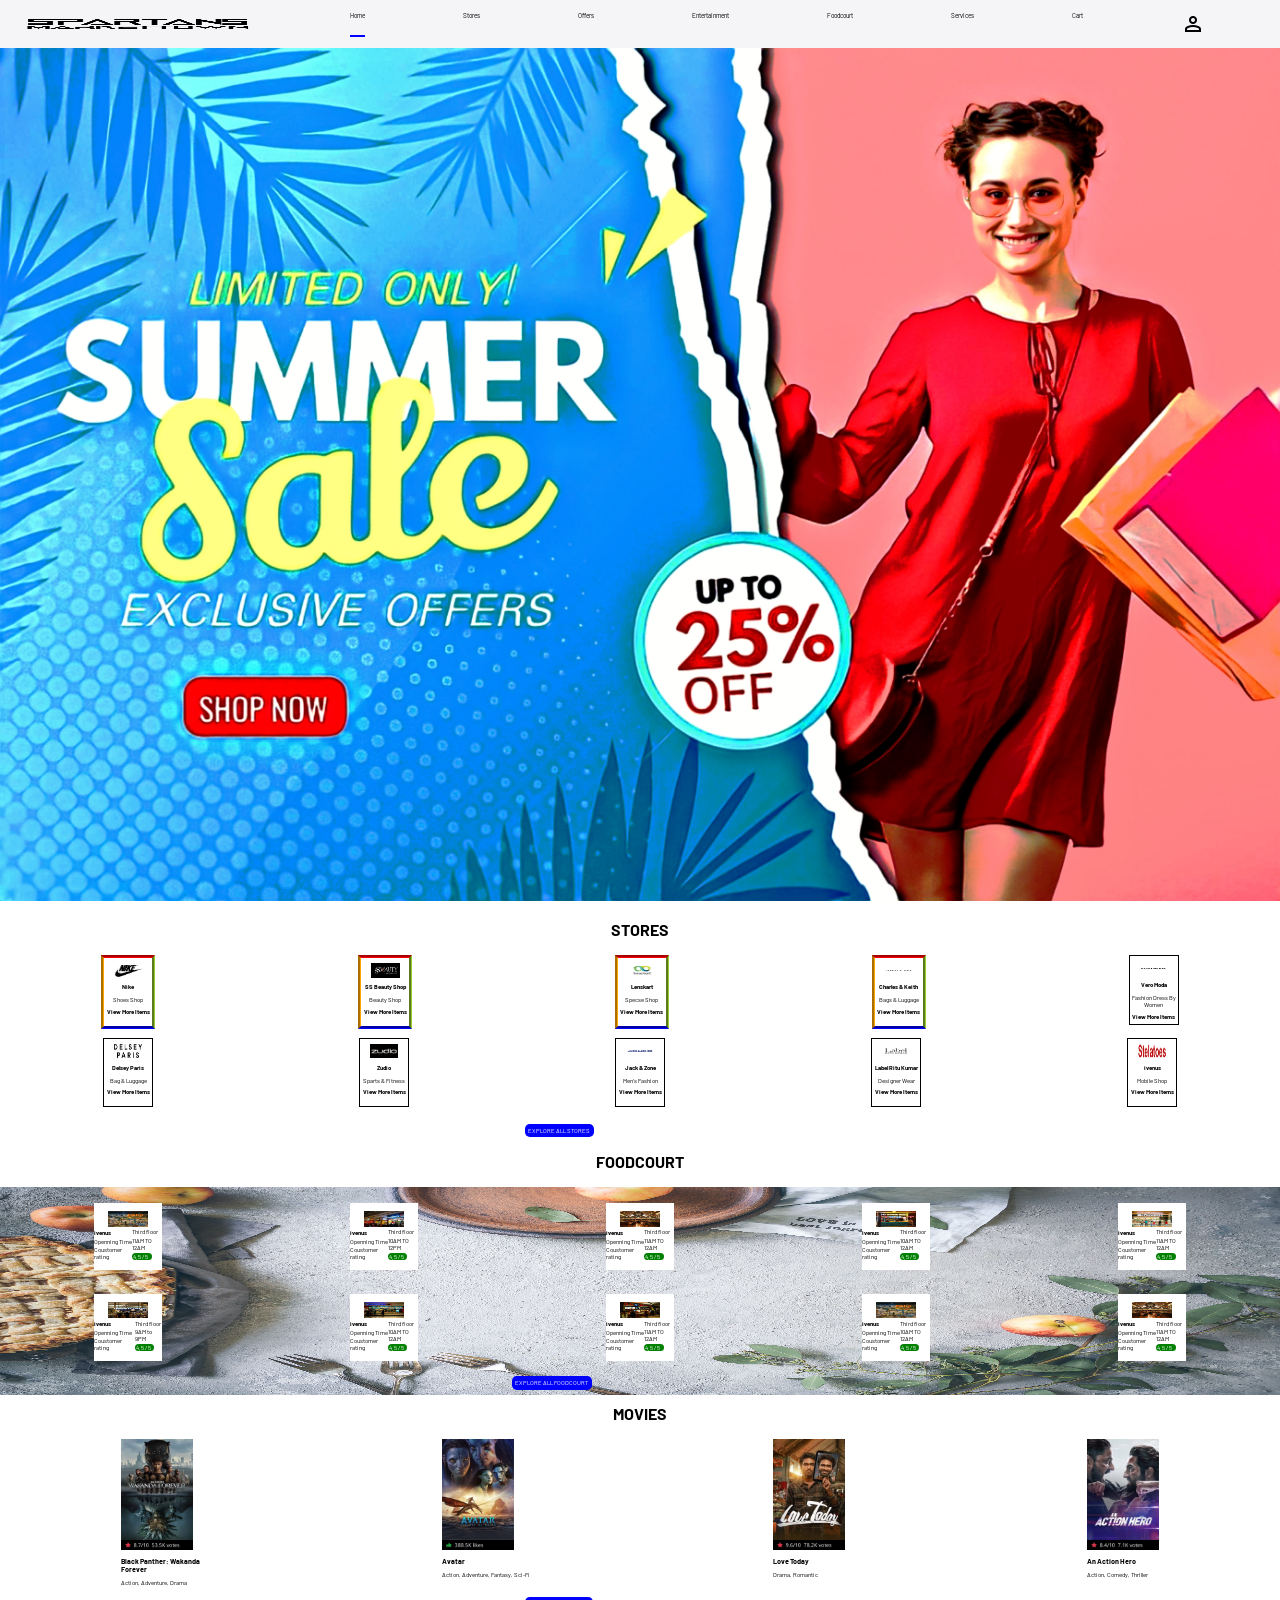
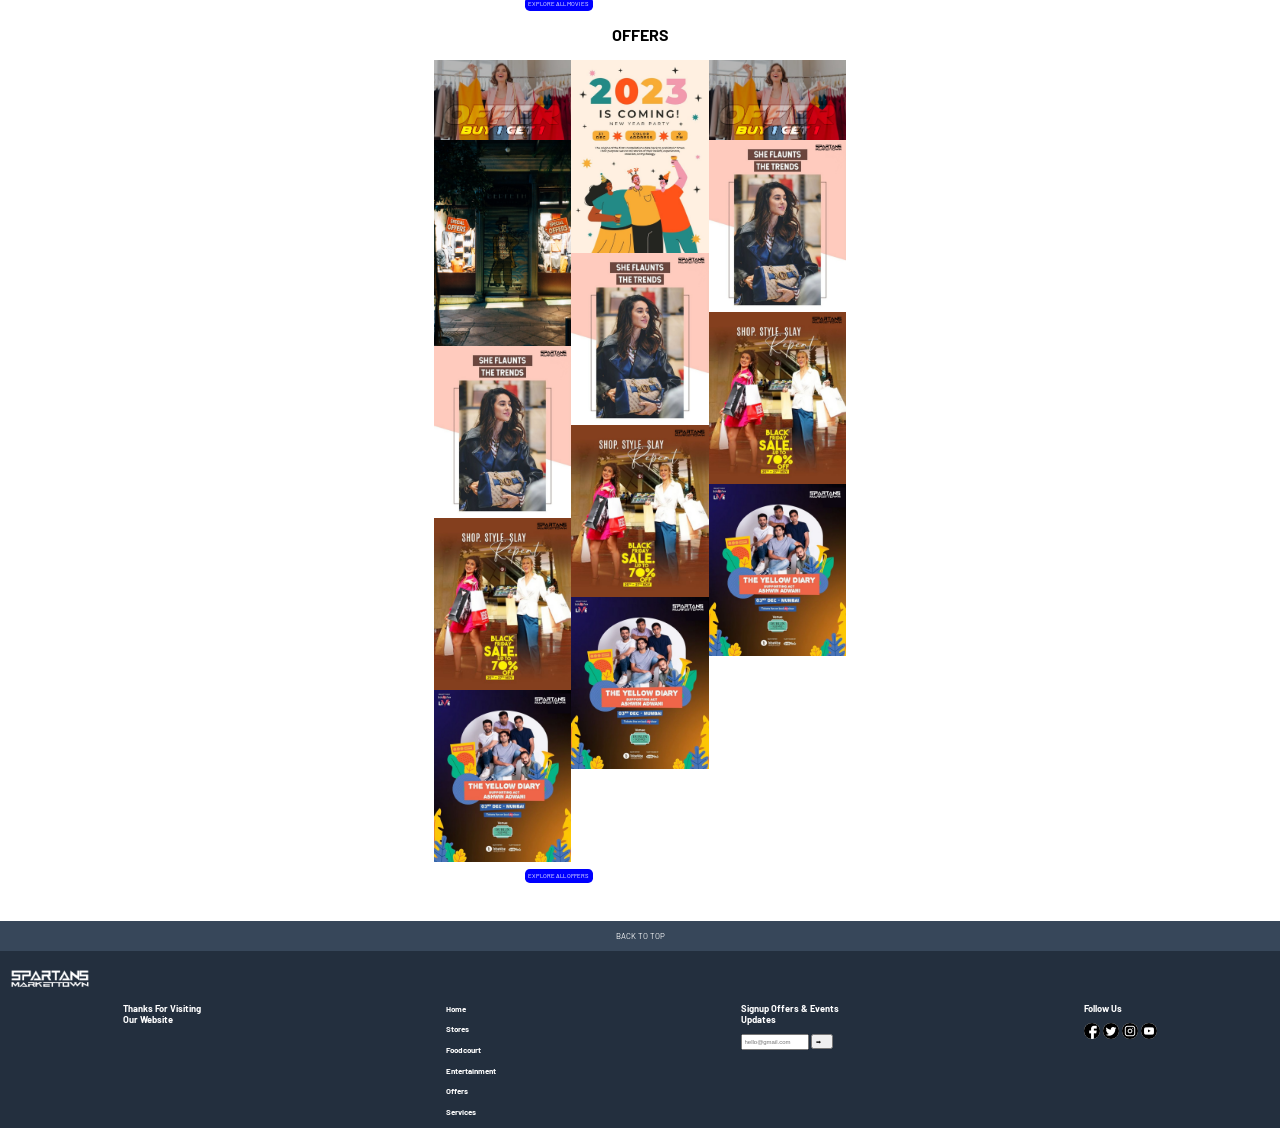
<file: pages/home/home.html>
<!DOCTYPE html>
<html lang="en">
    <head>
        <meta charset="UTF-8">
        <meta http-equiv="X-UA-Compatible" content="IE=edge">
        <meta name="viewport" content="width=device-width, initial-scale=1.0">
        <link rel="stylesheet" href="../../assets/css/style.css">
        <link href="https://fonts.googleapis.com/css2?family=Barlow&family=Barlow+Condensed:wght@400;700&display=swap" rel="stylesheet">
        <title>SpartansMT</title>
        <link rel="icon" type="image/png" sizes="32x32" href="../../assets/image/home/logo icon.png" alt="logo icon">
        <link rel="stylesheet" href="https://fonts.googleapis.com/css2?family=Material+Symbols+Outlined:opsz,wght,FILL,GRAD@48,400,0,0" />    
    </head>

    </head>
    <body>
        <nav id="#homepage">
            <img id="logo" src="../../assets/image/home/logo1.png" alt="logo"/>
            <ul>
                <li><a href="../../pages/home/home.html" class="nav-highlighted">Home</a></li>
                <li><a href="../../pages/stores/stores.html">Stores</a></li>
                <li><a href="../../pages/offer/offer.html">Offers</a></li>
                <li><a href="../../pages/entertainment/entertainment.html">Entertainment</a></li>
                <li><a href="../../pages/foodcourt/foodcourt.html">Foodcourt</a></li>
                <li><a href="../../pages/services/services.html">Services</a></li>
                <li><a href="../../pages/cart/add-to- cart.html">Cart</a></li>
                
                <li><a href="../../index.html"><span class="material-symbols-outlined" style="width: 50px;">person</span></a></li>
            </ul>
        </nav>
        <a href="#"><img id="homecover" src="../../assets/image/home/homecover2.jpg" alt="home cover photo"/></a>


        <h2 class="center">STORES</h2>

        <div class="stores">

            <a href="../../pages/stores/prducts/nike.html">
            <div class="store" id="highlighted">
                <img class="imgstore" src="../../assets/image/stores/store27.png" alt="store-image">
                <div class="floor">
                    <div>
                        <h3>Nike</h3>
                        <p>Shoes Shop</p>
                        <p><b>View More Items</b></p>
                    </div>
                </div>
            </div></a>

            <a href="../../pages/stores/prducts/ss-beauty.html">
            <div class="store"  id="highlighted">
                <img class="imgstore" src="../../assets/image/stores/store1.jpeg" alt="store-image" >
                <div class="floor">
                    <div>
                        <h3>SS Beauty Shop</h3>
                        <p>Beauty Shop</p>
                        <p><b>View More Items</b></p>
                    </div>
                </div>
            </div></a>

            
            <a href="../../pages/stores/prducts/lenskart.html">
            <div class="store" id="highlighted">
                <img class="imgstore" src="../../assets/image/stores/store42.jpg" alt="store-image">
                <div class="floor">
                    <div>
                        <h3>Lenskart</h3>
                        <p>Specse Shop</p>
                        <p><b>View More Items</b></p>
                    </div>
                </div>
            </div></a>

            <a href="../../pages/stores/prducts/charles-keith.html">
            <div class="store" id="highlighted">
                <img class="imgstore" src="../../assets/image/stores/store2.png" alt="store-image">
                <div class="floor">
                    <div>
                        <h3>Charles & Keith</h3>
                        <p>Bags & Luggage</p>
                        <p><b>View More Items</b></p>
                    </div>
                </div>
            </div></a>

            <div class="store">
                <img class="imgstore" src="../../assets/image/stores/store3.png" alt="store-image">
                <div class="floor">
                    <div>
                        <h3>Vero Moda</h3>
                        <p>Fashion Dress By Women</p>
                        <p><b>View More Items</b></p>
                    </div>
                </div>
            </div>

            

            

        </div>
        <!-- First store line end -->
        <div class="stores">
            <div class="store">
                <img class="imgstore" src="../../assets/image/stores/store6.png" alt="store-image">
                <div class="floor">
                    <div>
                        <h3>Delsey Paris</h3>
                        <p>Bag & Luggage</p>
                        <p><b>View More Items</b></p>
                    </div>
                </div>
            </div>

            <div class="store">
                <img class="imgstore" src="../../assets/image/stores/store7.png" alt="store-image">
                <div class="floor">
                    <div>
                        <h3>Zudio</h3>
                        <p>Sparts & Fitness</p>
                        <p><b>View More Items</b></p>
                    </div>
                </div>
            </div>

            <div class="store">
                <img class="imgstore" src="../../assets/image/stores/store4.png" alt="store-image">
                <div class="floor">
                    <div>
                        <h3>Jack & Zone</h3>
                        <p>Men's Fashion</p>
                        <p><b>View More Items</b></p>
                    </div>
                </div>
            </div>
            

            <div class="store">
                <img class="imgstore" src="../../assets/image/stores/store9.jpg" alt="store-image">
                <div class="floor">
                    <div>
                        <h3>Label Ritu Kumar</h3>
                        <p>Designer Wear</p>
                        <p><b>View More Items</b></p>
                    </div>
                </div>
            </div>

            <div class="store">
                <img class="imgstore" src="../../assets/image/stores/store10.png" alt="store-image">
                <div class="floor">
                    <div>
                        <h3>ivenus</h3>
                        <p>Mobile Shop</p>
                        <p><b>View More Items</b></p>
                    </div>
                </div>
            </div>

        </div>
        <!-- second store line end -->

        <a class="button" href="../../pages/stores/stores.html">EXPLORE ALL STORES</a>

        <h2 class="center">FOODCOURT</h2>
        
        <div class="stores">
            <img id="food-background" src="../../assets/image/home/food-background.jpg" alt="store-image"/>
            <div class="store1">
                <img class="imgstore1" src="../../assets/image/foodcourt/store1.png" alt="store-image">
                <div class="floor1">
                    <div>
                        <h3>ivenus</h3>
                        <p>Openning Time</p>
                        <p>Coustomer rating</p>
                    </div>
                    <div>
                        <p>Third floor</p>
                        <p>11AM TO 12AM</p>
                        <p class="star-rating">4.5 / 5</p>
                    </div>
                </div>
            </div>

            <div class="store1">
                <img class="imgstore1" src="../../assets/image/foodcourt/store2.png" alt="store-image">
                <div class="floor1">
                    <div>
                        <h3>ivenus</h3>
                        <p>Openning Time</p>                        
                        <p>Coustomer rating</p>
                    </div>
                    <div>
                        <p>Third floor</p>
                        <p>10AM TO 12PM</p>
                        <p class="star-rating">4.5 / 5</p>
                    </div>
                </div>
            </div>

            <div class="store1">
                <img class="imgstore1" src="../../assets/image/foodcourt/store3.png" alt="store-image">
                <div class="floor1">
                    <div>
                        <h3>ivenus</h3>
                        <p>Openning Time</p>
                        <p>Coustomer rating</p>                        
                    </div>
                    <div>
                        <p>Third floor</p>
                        <p>11AM TO 12AM</p>
                        <p class="star-rating">4.5 / 5</p>
                    </div>
                </div>
            </div>

            <div class="store1">
                <img class="imgstore1" src="../../assets/image/foodcourt/store4.png" alt="store-image">
                <div class="floor1">
                    <div>
                        <h3>ivenus</h3>
                        <p>Openning Time</p>   
                        <p>Coustomer rating</p>                     
                    </div>
                    <div>
                        <p>Third floor</p>
                        <p>10AM TO 12AM</p>
                        <p class="star-rating">4.5 / 5</p>
                    </div>
                </div>
            </div>

            <div class="store1">
                <img class="imgstore1" src="../../assets/image/foodcourt/store5.png" alt="store-image">
                <div class="floor1">
                    <div>
                        <h3>ivenus</h3>
                        <p>Openning Time</p>   
                        <p>Coustomer rating</p>                     
                    </div>
                    <div>
                        <p>Third floor</p>
                        <p>11AM TO 12AM</p>
                        <p class="star-rating">4.5 / 5</p>
                    </div>
                </div>
            </div>

        </div>
        <!-- First foodcourt line end -->
        <div class="stores">
            <div class="store1">
                <img class="imgstore1" src="../../assets/image/foodcourt/store6.png" alt="store-image">
                <div class="floor1">
                    <div>
                        <h3>ivenus</h3>
                        <p>Openning Time</p>   
                        <p>Coustomer rating</p>                     
                    </div>
                    <div>
                        <p>Third floor</p>
                        <p>9AM to 9PM</p>
                        <p class="star-rating">4.5 / 5</p>
                    </div>
                </div>
            </div>

            <div class="store1">
                <img class="imgstore1" src="../../assets/image/foodcourt/store7.png" alt="store-image">
                <div class="floor1">
                    <div>
                        <h3>ivenus</h3>
                        <p>Openning Time</p>   
                        <p>Coustomer rating</p>                     
                    </div>
                    <div>
                        <p>Third floor</p>
                        <p>10AM TO 12AM</p>
                        <p class="star-rating">4.5 / 5</p>
                    </div>
                </div>
            </div>

            <div class="store1">
                <img class="imgstore1" src="../../assets/image/foodcourt/store8.png" alt="store-image">
                <div class="floor1">
                    <div>
                        <h3>ivenus</h3>
                        <p>Openning Time</p>   
                        <p>Coustomer rating</p>                     
                    </div>
                    <div>
                        <p>Third floor</p>
                        <p>11AM TO 12AM</p>
                        <p class="star-rating">4.5 / 5</p>
                    </div>
                </div>
            </div>

            <div class="store1">
                <img class="imgstore1" src="../../assets/image/foodcourt/store1.png" alt="store-image">
                <div class="floor1">
                    <div>
                        <h3>ivenus</h3>
                        <p>Openning Time</p>   
                        <p>Coustomer rating</p>                     
                    </div>
                    <div>
                        <p>Third floor</p>
                        <p>10AM TO 12AM</p>
                        <p class="star-rating">4.5 / 5</p>
                    </div>
                </div>
            </div>

            <div class="store1">
                <img class="imgstore1" src="../../assets/image/foodcourt/store3.png" alt="store-image">
                <div class="floor1">
                    <div>
                        <h3>ivenus</h3>
                        <p>Openning Time</p>
                        <p>Coustomer rating</p>                                             
                    </div>
                    <div>
                        <p>Third floor</p>
                        <p>11AM TO 12AM</p>
                        <p class="star-rating">4.5 / 5</p>
                    </div>
                </div>
            </div>

        </div>
        <!-- second foodcourt line end -->
        <a class="button1" href="../../pages/foodcourt/foodcourt.html">EXPLORE ALL FOODCOURT</a>
        <h2 class="center">MOVIES</h2>
        
        <div class="movie-list">

            <div>
                <img class="movie-img" src="../../assets/image/home/wakanda.png" alt="movie-image"/>
                <h2>Black Panther: Wakanda <br>Forever</h2>
                <p>Action, Adventure, Drama</p>
            </div>
            <div>
                <img class="movie-img" src="../../assets/image/home/avatar.png" alt="movie-image"/>
                <h2>Avatar</h2>
                <p>Action, Adventure, Fantasy, Sci-Fi</p>
            </div>
            <div>
                <img class="movie-img" src="../../assets/image/home/lovetoday.png" alt="movie-img"/>
                <h2>Love Today</h2>
                <p>Drama, Romantic</p>
            </div>
           
            <div>
                <img class="movie-img" src="../../assets/image/home/actionhero.png" alt="movie-image"/>
                <h2>An Action Hero</h2>
                <p>Action, Comedy, Thriller</p>
            </div>
            
        </div>
        <a class="button" href="../../pages/entertainment/entertainment.html">EXPLORE ALL MOVIES</a>
        <h2 class="center">OFFERS</h2>

        <div class="offers-home">
            <div class="offers-home-img">
                <img src="../../assets/image/home/offer4.jpg" alt="offer-image"/>
                <img src="../../assets/image/home/offer1.jpg" alt="offer-image"/>
                <img src="../../assets/image/home/offer5.jpg" alt="offer-image"/>
                <img src="../../assets/image/home/offer6.jpg" alt="offer-image"/>
                <img src="../../assets/image/home/offer8.jpg" alt="offer-image"/>
            </div>
            <div class="offers-home-img">
                <img src="../../assets/image/home/offer3.jpg" alt="offer-image"/>
                <img src="../../assets/image/home/offer5.jpg" alt="offer-image"/>
                <img src="../../assets/image/home/offer6.jpg" alt="offer-image"/>
                <img src="../../assets/image/home/offer8.jpg" alt="offer-image"/>
            </div>
            <div class="offers-home-img">
                <img src="../../assets/image/home/offer4.jpg" alt="offer-image"/>
                <img src="../../assets/image/home/offer5.jpg" alt="offer-image"/>
                <img src="../../assets/image/home/offer6.jpg" alt="offer-image"/>
                <img src="../../assets/image/home/offer8.jpg" alt="offer-image"/>
            </div>

        </div>
        <a class="button" href="../../pages/offer/offer.html">EXPLORE ALL OFFERS</a>

        <!-- Footer starting -->

        <a id="homepage" href="#">BACK TO TOP</a>
        <footer>
            <img id="footer-logo" src="../../assets/image/home/logo.png" alt="logo"/>
            <div class="footer">
                <div>
                    <h3>Thanks For Visiting <br>Our Website</h3>
                </div>
                <div>
                    <a href="#" class="footer-h3"><h4>Home</h4></a>
                    <a href="#" class="footer-h3"><h4>Stores</h4></a>
                    <a href="#" class="footer-h3"><h4>Foodcourt</h4></a>
                    <a href="#" class="footer-h3"><h4>Entertainment</h4></a>
                    <a href="#" class="footer-h3"><h4>Offers</h4></a>
                    <a href="#" class="footer-h3"><h4>Services</h4></a>

                </div>
                <div>
                    <h3>Signup Offers & Events<br> Updates</h3>
                    <label><input id="footer-email" name="email" type="email" placeholder="hello@gmail.com" required></label>
                    <button type="submit" id="footer-button">➡</button>
                </div>
                <div>
                    <h3>Follow Us</h3>
                    <img class="footer-icon" src="../../assets/image/home/facebook.png" alt="facebook-icon"/>
                    <img class="footer-icon" src="../../assets/image/home/twitter-sign.png" alt="twitter-icon"/>
                    <img class="footer-icon" src="../../assets/image/home/instagram.png" alt="instagram-icon"/>
                    <img class="footer-icon" src="../../assets/image/home/youtube.png" alt="youtube-icon"/>
                </div>
            </div>
        
        </footer>



    </body>
</html>
</file>
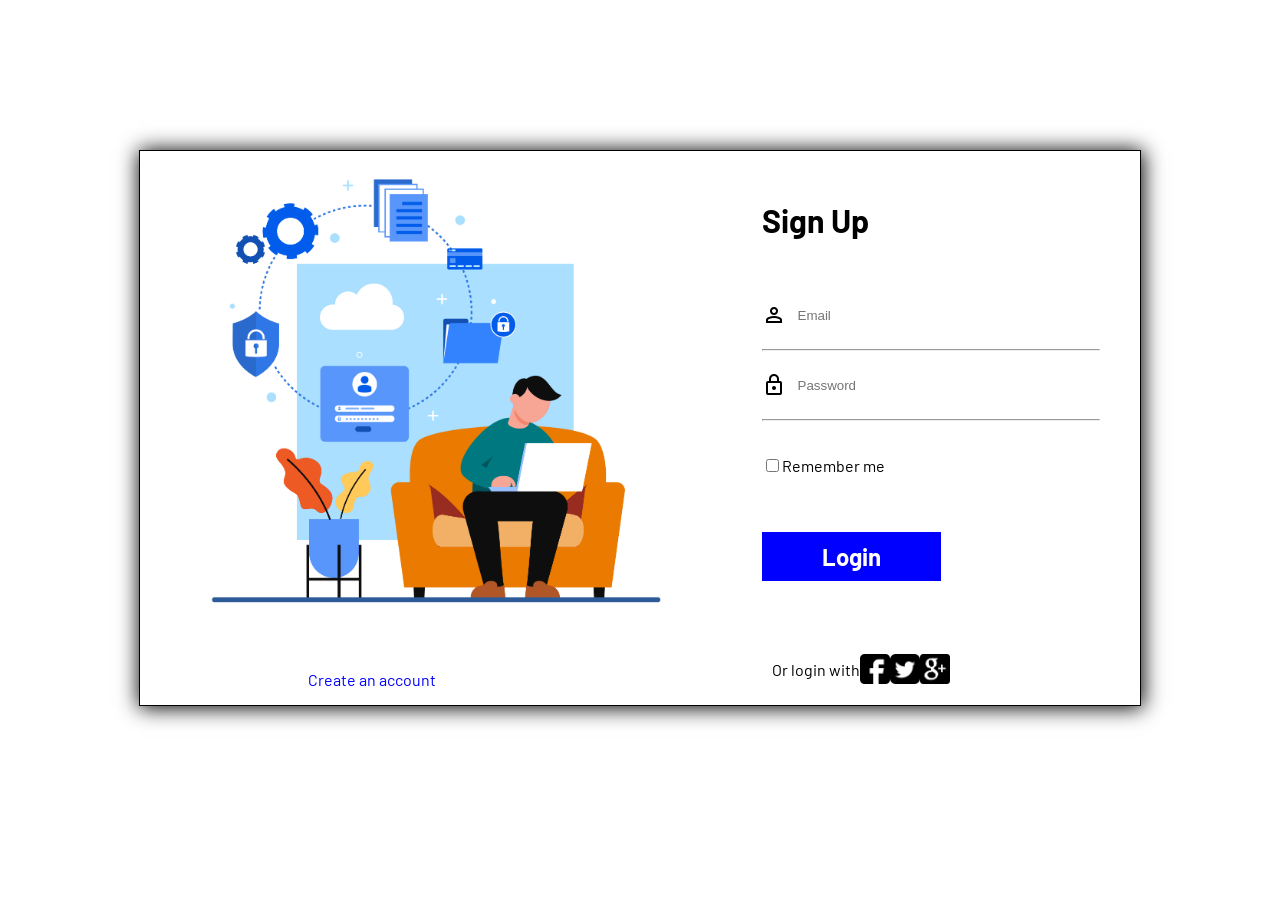
<file: pages/login/login.html>
<!DOCTYPE html>
<html lang="en">
<head>
    <meta charset="UTF-8">
    <meta http-equiv="X-UA-Compatible" content="IE=edge">
    <meta name="viewport" content="width=device-width, initial-scale=1.0">
    <link rel="stylesheet" href="../../assets/css/login/login.css">
        <link href="https://fonts.googleapis.com/css2?family=Barlow&family=Barlow+Condensed:wght@400;700&display=swap" rel="stylesheet">
        <title>SpartansMT</title>
        <link rel="icon" type="image/png" sizes="32x32" href="../../assets/image/home/logo icon.png" alt="logo icon">
        <link rel="stylesheet" href="https://fonts.googleapis.com/css2?family=Material+Symbols+Outlined:opsz,wght,FILL,GRAD@48,400,0,0" />    </head>
<body>

   
    <header>
        <main>

            <div>
                <img src="../../assets/image/signup/login-page-img.jpg" alt="login-page-img"/>
            </div>
            <div>
                <h1>Sign Up</h1>
                <div class="input-alignment">
                    <span class="material-symbols-outlined">person</span>
                    <label><input class="input-box" type="email" name="email" placeholder="Email" required></label> 
                </div>
                <hr>
                <div class="input-alignment">
                    <span class="material-symbols-outlined">lock</span>
                    <label><input class="input-box" type="password" name="password" placeholder="Password" required/></label>
                </div>
                <hr>
                <label><input id="checkbox" type="checkbox" name="checkbox" required/>Remember me</label>
                <br>
                <a href="../../pages/home/home.html"><p id="login"><b>Login</b></p></a>
            </div>

        </main>
        <div class="footer">
            <div>
                <a href="../../pages/login/signup.html"><p>Create an account</p></a>
            </div>
            <div id="icons">
                <p>Or login with</p>
                <img src="../../assets/image/home/facebook.png" alt="facebook icon"/>
                <img src="../../assets/image/home/twitter-sign.png" alt="twitter icon"/>
                <img src="../../assets/image/home/google-icon.png" alt="google-icon"/>
            </div>
        </div>

    </header>


</body>
</html>
</file>
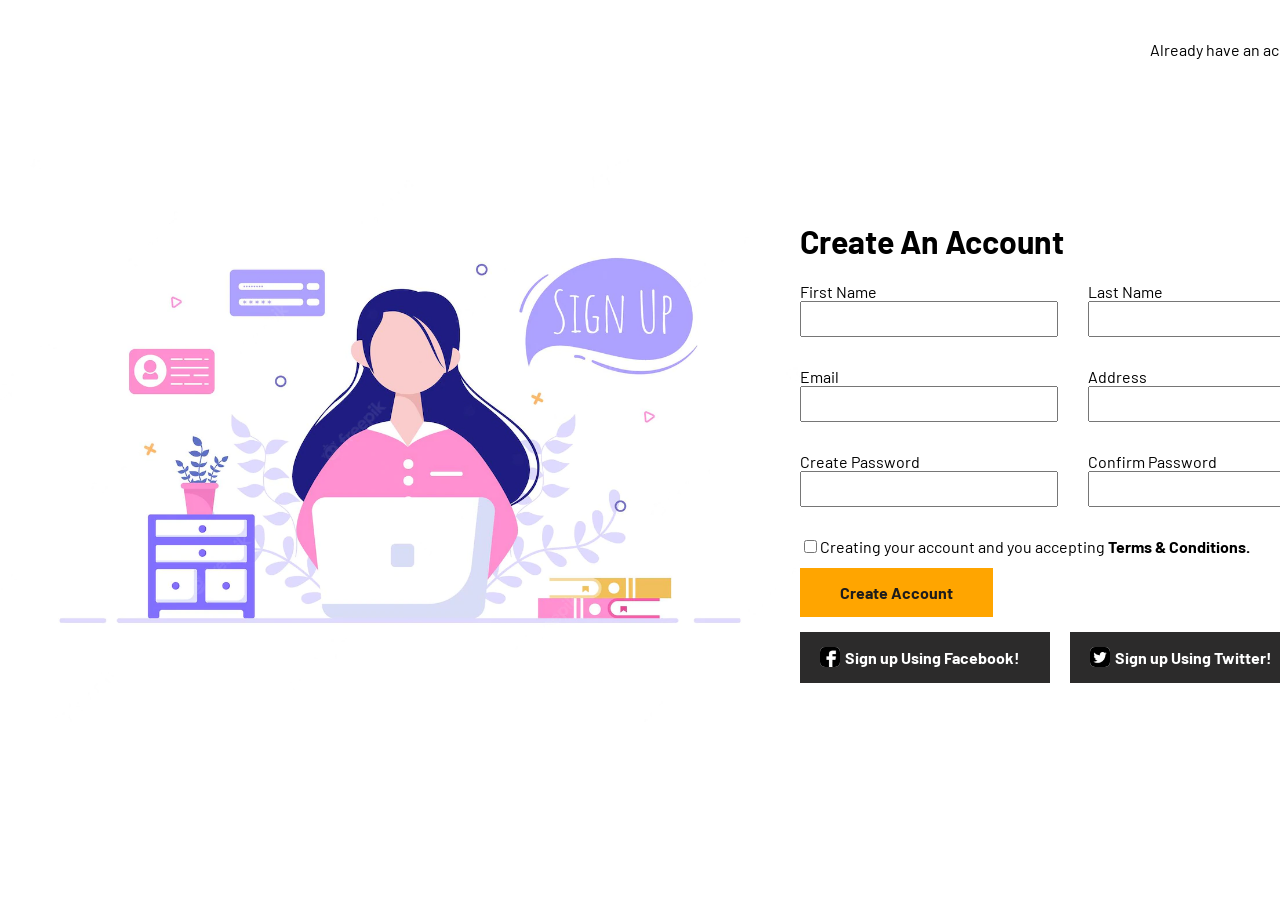
<file: pages/login/signup.html>
<!DOCTYPE html>
<html lang="en">
    <head>
        <meta charset="UTF-8">
        <meta http-equiv="X-UA-Compatible" content="IE=edge">
        <meta name="viewport" content="width=device-width, initial-scale=1.0">
        <link rel="stylesheet" href="../../assets/css/login/signup.css">
        <link href="https://fonts.googleapis.com/css2?family=Barlow&family=Barlow+Condensed:wght@400;700&display=swap" rel="stylesheet">
        <title>SpartansMT</title>
        <link rel="icon" type="image/png" sizes="32x32" href="../../assets/image/home/logo icon.png" alt="logo icon">
    </head>
    <body>

        <p id="signin">Already have an account? <a href="../../pages/login/login.html">Sign in here!</a></p>


        <header>

            
            <div class="container">

                <div>
                    <img id="sign-img" src="../../assets/image/signup/signup-img.png" alt="signup img">
                </div>
                <div>
                    <h1>Create An Account</h1>
                    <div class="box-column">
                        <label>First Name<br><input type="text" name="first-name" class="input"></label>
                        <label>Last Name<br><input type="text" name="Last-name" class="input"></label>
                    </div>

                    <div class="box-column">
                        <label>Email<br><input type="email" required name="email" class="input"></label>
                        <label>Address<br><input type="text" required name="address" class="input"></label>
                    </div>

                    <div class="box-column">
                        <label>Create Password<br><input type="password" required name="create password" class="input"></label>
                        <label>Confirm Password<br><input type="password" required name="confirm password" class="input"></label>
                    </div>
                    <label><input type="checkbox" name="checkbox" id="checkbox">Creating your account and you accepting <b>Terms & Conditions.</b></label>
                    <br>
                    <a href="../login/login.html"><p class="create-ac-btn"><b>Create Account</b></p></a>

                    <div class="box-column">
                        <div class="icons-alignment">
                            <img class="icon" src="../../assets/image/home/facebook.png" alt="facebook icon"><p><b>Sign up Using Facebook!</b></p>
                        </div>
                        <div class="icons-alignment">
                            <img class="icon" src="../../assets/image/home/twitter-sign.png" alt="icon"><p><b>Sign up Using Twitter!</b></p>
                        </div>
                    </div>
                   
                </div>

            </div>

        </header>


        
    </body>
</html>
</file>
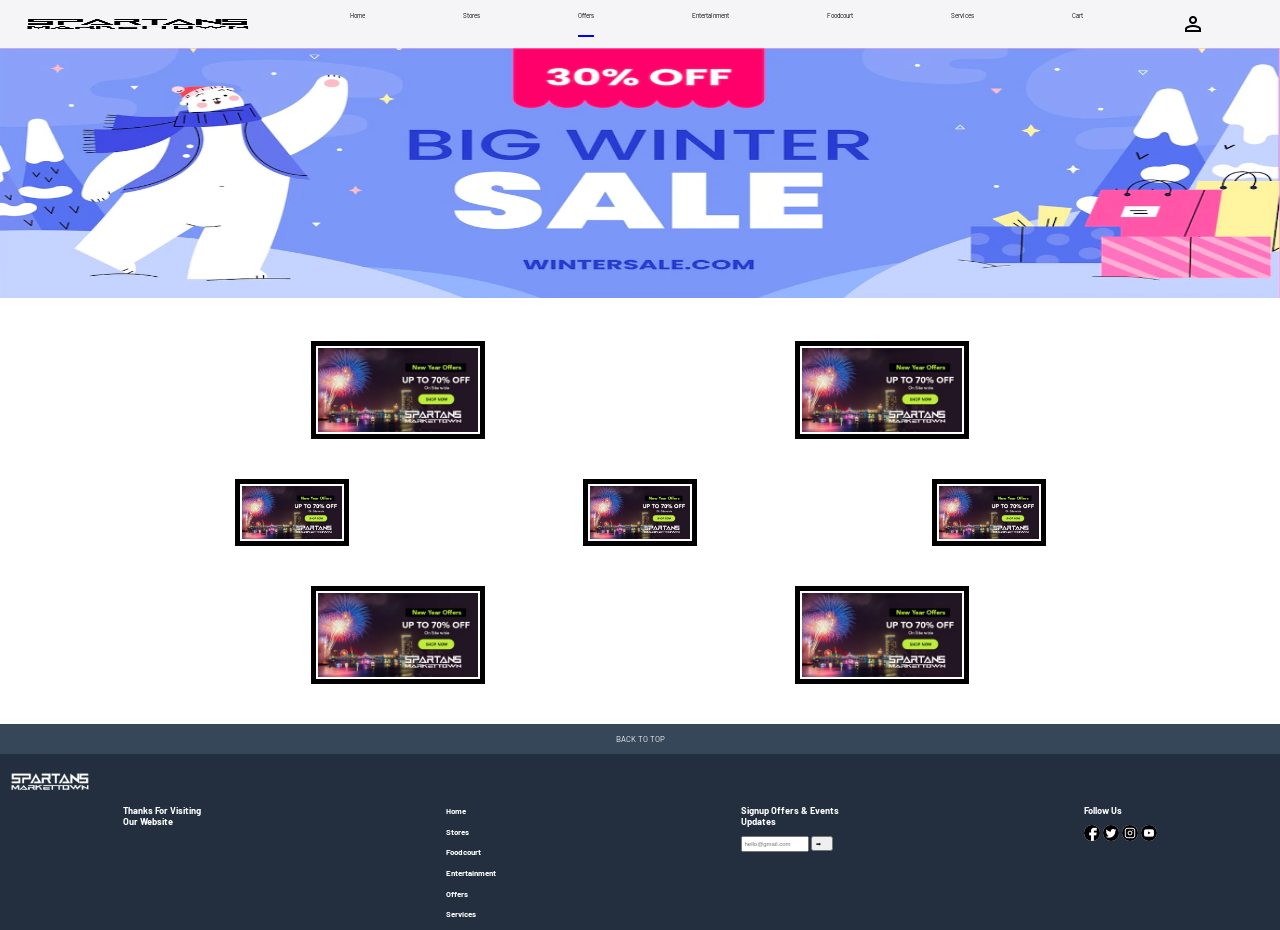
<file: pages/offer/offer.html>
<!DOCTYPE html>
<html lang="en">
    <head>
        <meta charset="UTF-8">
        <meta http-equiv="X-UA-Compatible" content="IE=edge">
        <meta name="viewport" content="width=device-width, initial-scale=1.0">
        <link rel="stylesheet" href="../../assets/css/offer/offer.css">
        <link href="https://fonts.googleapis.com/css2?family=Barlow&family=Barlow+Condensed:wght@400;700&display=swap" rel="stylesheet">
        <title>SpartansMT</title>
        <link rel="icon" type="image/png" sizes="32x32" href="../../assets/image/home/logo icon.png" alt="logo icon">
        <link rel="stylesheet" href="https://fonts.googleapis.com/css2?family=Material+Symbols+Outlined:opsz,wght,FILL,GRAD@48,400,0,0" />    
    </head>

    </head>
    <body>
        <nav id="#homepage">
            <img id="logo" src="../../assets/image/home/logo1.png" alt="logo"/>
            <ul>
                <li><a href="../../pages/home/home.html">Home</a></li>
                <li><a href="../../pages/stores/stores.html">Stores</a></li>
                <li><a href="../offer/offer.html" class="nav-highlighted">Offers</a></li>
                <li><a href="../../pages/entertainment/entertainment.html">Entertainment</a></li>
                <li><a href="../../pages/foodcourt/foodcourt.html">Foodcourt</a></li>
                <li><a href="../../pages/services/services.html">Services</a></li>
                <li><a href="../../pages/cart/add-to- cart.html">Cart</a></li>
                
                <li><a href="../../index.html"><span class="material-symbols-outlined" style="width: 50px;">person</span></a></li>
            </ul>
        </nav>

        <img id="banner" src="../../assets/image/offers/offer-banner.png" alt="banner"/>

        <header>

            <div>
                <img src="../../assets/image/offers/banner1.jpg" alt="offer-banner"/>
                <img src="../../assets/image/offers/banner1.jpg" alt="offer-banner"/>
            </div>

            <div id="three-imgs">
                <img src="../../assets/image/offers/banner1.jpg" alt="offer-banner"/>
                <img src="../../assets/image/offers/banner1.jpg" alt="offer-banner"/>
                <img src="../../assets/image/offers/banner1.jpg" alt="offer-banner"/>
            </div>

            <div>
                <img src="../../assets/image/offers/banner1.jpg" alt="offer-banner"/>
                <img src="../../assets/image/offers/banner1.jpg" alt="offer-banner"/>
            </div>

        </header>


         <!-- Footer starting -->

         <a id="homepage" href="#">BACK TO TOP</a>
         <footer>
             <img id="footer-logo" src="../../assets/image/home/logo.png" alt="logo"/>
             <div class="footer">
                 <div>
                     <h3>Thanks For Visiting <br>Our Website</h3>
                 </div>
                 <div>
                     <a href="#" class="footer-h3"><h4>Home</h4></a>
                     <a href="#" class="footer-h3"><h4>Stores</h4></a>
                     <a href="#" class="footer-h3"><h4>Foodcourt</h4></a>
                     <a href="#" class="footer-h3"><h4>Entertainment</h4></a>
                     <a href="#" class="footer-h3"><h4>Offers</h4></a>
                     <a href="#" class="footer-h3"><h4>Services</h4></a>
 
                 </div>
                 <div>
                     <h3>Signup Offers & Events<br> Updates</h3>
                     <label><input id="footer-email" name="email" type="email" placeholder="hello@gmail.com" required></label>
                     <button type="submit" id="footer-button">➡</button>
                 </div>
                 <div>
                     <h3>Follow Us</h3>
                     <img class="footer-icon" src="../../assets/image/home/facebook.png" alt="facebook-icon"/>
                     <img class="footer-icon" src="../../assets/image/home/twitter-sign.png" alt="twitter-icon"/>
                     <img class="footer-icon" src="../../assets/image/home/instagram.png" alt="instagram-icon"/>
                     <img class="footer-icon" src="../../assets/image/home/youtube.png" alt="youtube-icon"/>
                 </div>
             </div>
         
         </footer>


    </body>
</html>
</file>
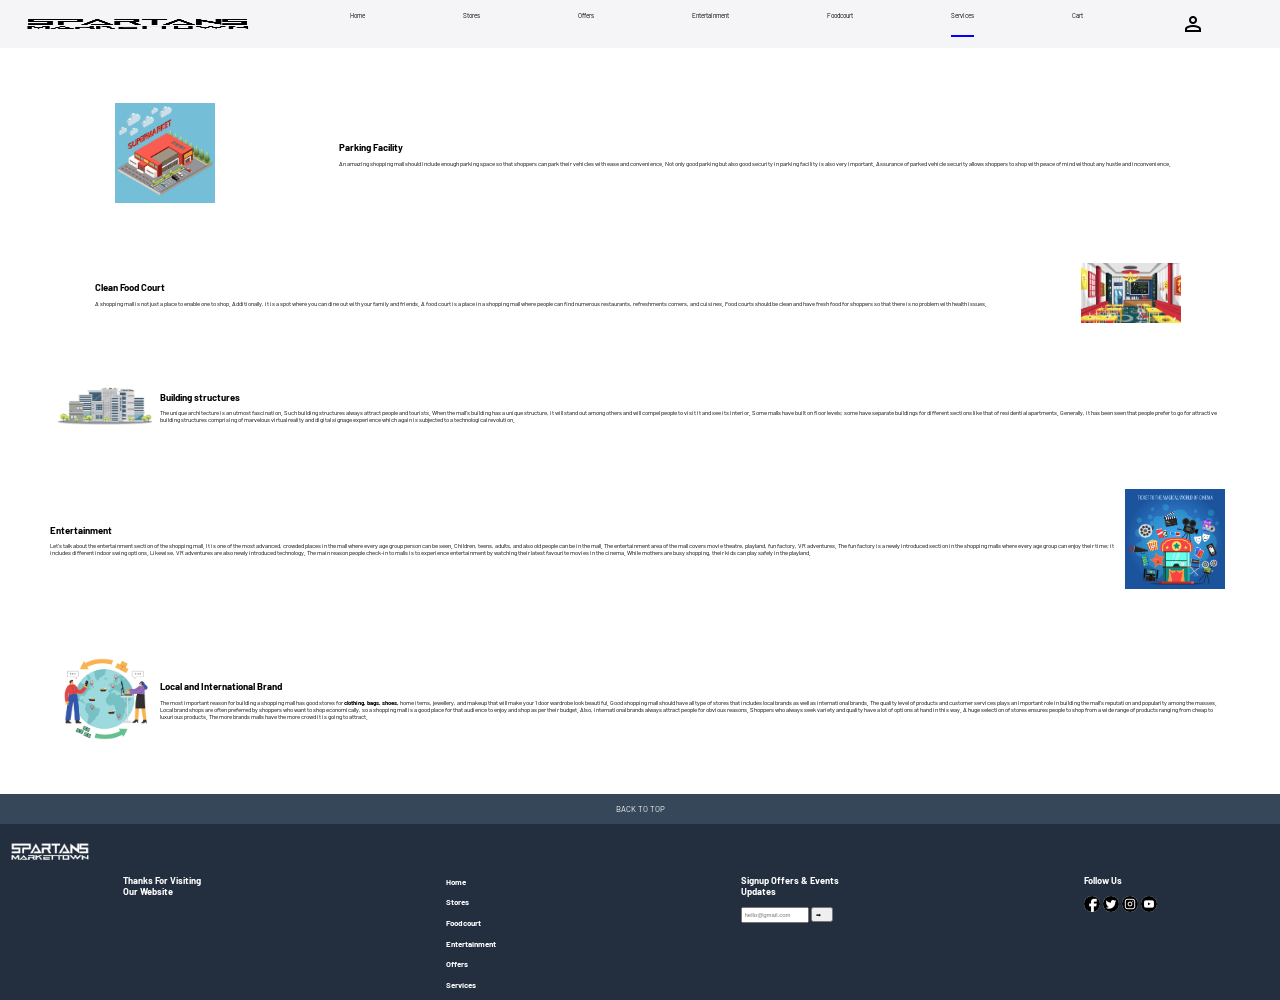
<file: pages/services/services.html>
<!DOCTYPE html>
<html lang="en">
    <head>
        <meta charset="UTF-8">
        <meta http-equiv="X-UA-Compatible" content="IE=edge">
        <meta name="viewport" content="width=device-width, initial-scale=1.0">
        <link rel="stylesheet" href="../../assets/css/services/services.css">
        <link href="https://fonts.googleapis.com/css2?family=Barlow&family=Barlow+Condensed:wght@400;700&display=swap" rel="stylesheet">
        <title>SpartansMT</title>
        <link rel="icon" type="image/png" sizes="32x32" href="../../assets/image/home/logo icon.png" alt="logo icon">
        <link rel="stylesheet" href="https://fonts.googleapis.com/css2?family=Material+Symbols+Outlined:opsz,wght,FILL,GRAD@48,400,0,0" />    
    </head>

    </head>
    <body>
        <nav id="#homepage">
            <img id="logo" src="../../assets/image/home/logo1.png" alt="logo"/>
            <ul>
                <li><a href="../../pages/home/home.html">Home</a></li>
                <li><a href="../../pages/stores/stores.html">Stores</a></li>
                <li><a href="../../pages/offer/offer.html">Offers</a></li>
                <li><a href="../../pages/entertainment/entertainment.html">Entertainment</a></li>
                <li><a href="../../pages/foodcourt/foodcourt.html">Foodcourt</a></li>
                <li><a href="../../pages/services/services.html" class="nav-highlighted">Services</a></li>
                <li><a href="../../pages/cart/add-to- cart.html">Cart</a></li>
                
                <li><a href="../../index.html"><span class="material-symbols-outlined" style="width: 50px;">person</span></a></li>
            </ul>
        </nav>

        <div class="header">

            <img src="../../assets/image/services/parking.jpg" alt="parking img"/>

            <div>
                <h1>Parking Facility </h1>
                <p>An amazing shopping mall should include enough parking space so that shoppers can 
                    park their vehicles with ease and convenience. Not only good parking but also good 
                    security in parking facility is also very important. Assurance of parked vehicle security 
                    allows shoppers to shop with peace of mind without any hustle and inconvenience.
                </p>
            </div>

        </div>

        <div class="header">

            <div>
                <h1>Clean Food Court </h1>
                <p>A shopping mall is not just a place to enable one to shop. Additionally, it is a spot where 
                    you can dine out with your family and friends. A food court is a place in a shopping mall 
                    where people can find numerous restaurants, refreshments corners, and cuisines. Food 
                    courts should be clean and have fresh food for shoppers so that there is no problem 
                    with health issues. 
                </p>
            </div>

            <img src="../../assets/image/services/foodcourt-clean.png" alt="parking img"/>

        </div>

        <div class="header">

            <img src="../../assets/image/services/buildings.jpg" alt="parking img"/>

            <div>
                <h1>Building structures</h1>
                <p>The unique architecture is an utmost fascination. Such building structures always 
                    attract people and tourists. When the mall's building has a unique structure, it will stand 
                    out among others and will compel people to visit it and see its interior. Some malls 
                    have built on floor levels; some have separate buildings for different sections like that of 
                    residential apartments. Generally, it has been seen that people prefer to go for 
                    attractive building structures comprising of marvelous virtual reality and digital signage 
                    experience which again is subjected to a technological revolution.
                </p>
            </div>

        </div>

        <div class="header">

            <div>
                <h1>Entertainment</h1>
                <p>Let's talk about the entertainment section of the shopping mall. It is one of the most 
                    advanced, crowded places in the mall where every age group person can be seen. 
                    Children, teens, adults, and also old people can be in the mall. The entertainment area 
                    of the mall covers movie theatre, playland, fun factory, VR adventures. The fun factory 
                    is a newly introduced section in the shopping malls where every age group can enjoy 
                    their time; it includes different indoor swing options. Likewise, VR adventures are also 
                    newly introduced technology. The main reason people check-in to malls is to 
                    experience entertainment by watching their latest favourite movies in the cinema. 
                    While mothers are busy shopping, their kids can play safely in the playland.
                </p>
            </div>

            <img src="../../assets/image/services/entertainment.jpg" alt="parking img"/>

        </div>

        <div class="header">

            <img src="../../assets/image/services/brand.png" alt="parking img"/>

            <div>
                <h1>Local and International Brand</h1>
                <p>The most important reason for building a shopping mall has good stores for <b>clothing, 
                    bags, shoes,</b> home items, jewellery, and makeup that will make your 1 door wardrobe 
                    look beautiful. Good shopping mall should have all type of stores that includes local 
                    brands as well as international brands. The quality level of products and customer 
                    services plays an important role in building the mall's reputation and popularity among 
                    the masses. Local brand shops are often preferred by shoppers who want to shop 
                    economically, so a shopping mall is a good place for that audience to enjoy and shop 
                    as per their budget. Also, international brands always attract people for obvious 
                    reasons. Shoppers who always seek variety and quality have a lot of options at hand in 
                    this way. A huge selection of stores ensures people to shop from a wide range of 
                    products ranging from cheap to luxurious products. The more brands malls have the 
                    more crowd it is going to attract. 
                </p>
            </div>

        </div>

         <!-- Footer starting -->

         <a id="homepage" href="#">BACK TO TOP</a>
         <footer>
             <img id="footer-logo" src="../../assets/image/home/logo.png" alt="logo"/>
             <div class="footer">
                 <div>
                     <h3>Thanks For Visiting <br>Our Website</h3>
                 </div>
                 <div>
                     <a href="#" class="footer-h3"><h4>Home</h4></a>
                     <a href="#" class="footer-h3"><h4>Stores</h4></a>
                     <a href="#" class="footer-h3"><h4>Foodcourt</h4></a>
                     <a href="#" class="footer-h3"><h4>Entertainment</h4></a>
                     <a href="#" class="footer-h3"><h4>Offers</h4></a>
                     <a href="#" class="footer-h3"><h4>Services</h4></a>
 
                 </div>
                 <div>
                     <h3>Signup Offers & Events<br> Updates</h3>
                     <label><input id="footer-email" name="email" type="email" placeholder="hello@gmail.com" required></label>
                     <button type="submit" id="footer-button">➡</button>
                 </div>
                 <div>
                     <h3>Follow Us</h3>
                     <img class="footer-icon" src="../../assets/image/home/facebook.png" alt="facebook-icon"/>
                     <img class="footer-icon" src="../../assets/image/home/twitter-sign.png" alt="twitter-icon"/>
                     <img class="footer-icon" src="../../assets/image/home/instagram.png" alt="instagram-icon"/>
                     <img class="footer-icon" src="../../assets/image/home/youtube.png" alt="youtube-icon"/>
                 </div>
             </div>
         
         </footer>




    </body>
</html>
</file>
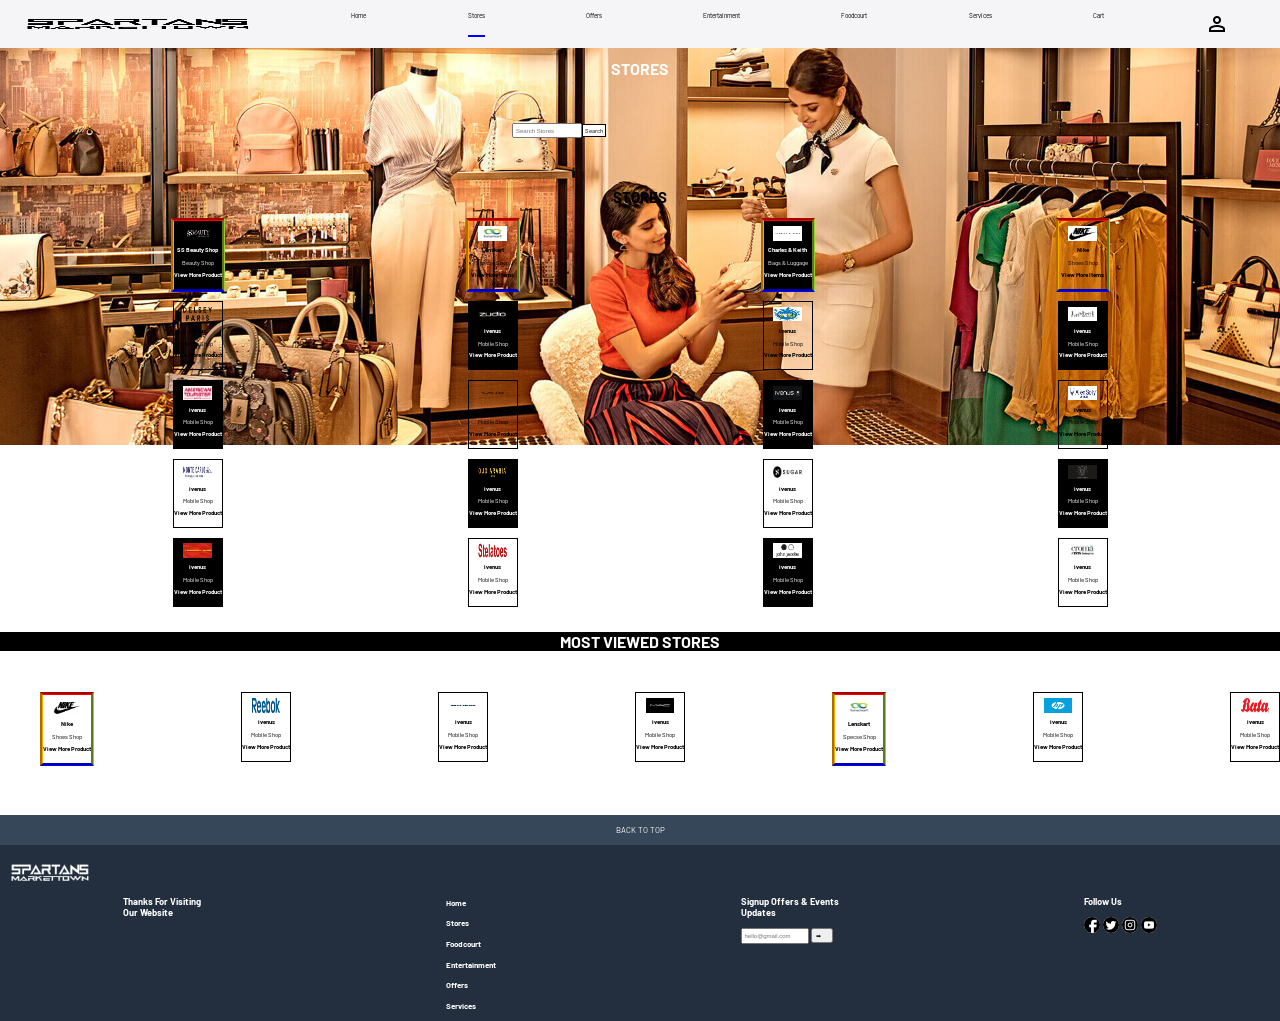
<file: pages/stores/stores.html>
<!DOCTYPE html>
<html lang="en">
    <head>
        <meta charset="UTF-8">
        <meta http-equiv="X-UA-Compatible" content="IE=edge">
        <meta name="viewport" content="width=device-width, initial-scale=1.0">
        <link rel="stylesheet" href="../../assets/css/style.css">
        <link href="https://fonts.googleapis.com/css2?family=Barlow&family=Barlow+Condensed:wght@400;700&display=swap" rel="stylesheet">
        <title>SpartansMT</title>
        <link rel="icon" type="image/png" sizes="32x32" href="../../assets/image/home/logo icon.png">
        <link rel="stylesheet" href="https://fonts.googleapis.com/css2?family=Material+Symbols+Outlined:opsz,wght,FILL,GRAD@48,400,0,0" />
    </head>
    <body>
        <nav id="#homepage">
            <img id="logo" src="../../assets/image/home/logo1.png" alt="logo"/>
            <ul>
                <li><a href="../../pages/home/home.html">Home</a></li>
                <li><a href="../../pages/stores/stores.html"class="nav-highlighted">Stores</a></li>
                <li><a href="../../pages/offer/offer.html">Offers</a></li>
                <li><a href="../entertainment/entertainment.html">Entertainment</a></li>
                <li><a href="../../pages/foodcourt/foodcourt.html">Foodcourt</a></li>
                <li><a href="../../pages/services/services.html">Services</a></li>
                <li><a href="../../pages/cart/add-to- cart.html">Cart</a></li>
                <li><a href="../../index.html" id="person-icon"><span class="material-symbols-outlined">person</span></a></li>
            </ul>
        </nav>

        <img id="store-background" src="../../assets/image/stores/storescover.jpg" alt="background image"/>
        <h1 id="center">STORES</h1>
        <label><input id="stores-searchbox" type="search" placeholder="Search Stores"><a id="store-search-button" href="#stores-searchbox">Search</a></label>
        
        <h2 id="store-center">STORES</h2>
        <div class="stores" id="center-stores">
            <a href="../../pages/stores/prducts/ss-beauty.html"><div class="store-black" id="highlighted">
                <img class="imgstore" src="../../assets/image/stores/store1.jpeg" alt="store image">
                <div class="floor">
                    <h3>SS Beauty Shop</h3>
                    <p>Beauty Shop</p>  
                    <p><b>View More Product</b></p>  
                </div>
            </div></a>

            <a href="../../pages/stores/prducts/lenskart.html"><div class="store" id="highlighted">
                <img class="imgstore" src="../../assets/image/stores/store42.jpg" alt="store image">
                <div class="floor">
                    <div>
                        <h3>Lenskart</h3>
                        <p>Specse Shop</p>
                        <p><b>View More Items</b></p>
                    </div>
                </div>
            </div></a>

            

            <a href="../stores/prducts/charles-keith.html">
            <div class="store-black" id="highlighted">
                <img class="imgstore" src="../../assets/image/stores/store2.png" alt="store image">
                <div class="floor">
                    <div>
                        <h3>Charles & Keith</h3>
                        <p>Bags & Luggage</p>
                        <p><b>View More Product</b></p>  
                    </div>
                </div>
            </div></a>

            <a href="../../pages/stores/prducts/nike.html"><div class="store" id="highlighted">
                <img class="imgstore" src="../../assets/image/stores/store27.png" alt="store image">
                <div class="floor">
                    <div>
                        <h3>Nike</h3>
                        <p>Shoes Shop</p>
                        <p><b>View More Items</b></p>
                    </div>
                </div>
            </div></a>

        </div>
    <!-- First store line end -->

    <div class="stores" id="center-stores">
        <div class="store">
            <img class="imgstore" src="../../assets/image/stores/store6.png" alt="store image">
            <div class="floor">
                <div>
                    <h3>ivenus</h3>
                    <p>Mobile Shop</p>
                    <p><b>View More Product</b></p>  
                </div>
            </div>
        </div>

        <div class="store-black">
            <img class="imgstore" src="../../assets/image/stores/store7.png" alt="store image">
            <div class="floor">
                <div>
                    <h3>ivenus</h3>
                    <p>Mobile Shop</p>
                    <p><b>View More Product</b></p>  
                </div>
            </div>
        </div>

        <div class="store">
            <img class="imgstore" src="../../assets/image/stores/store8.jpg" alt="store image">
            <div class="floor">
                <div>
                    <h3>ivenus</h3>
                    <p>Mobile Shop</p>
                    <p><b>View More Product</b></p>  
                </div>
            </div>
        </div>

        <div class="store-black">
            <img class="imgstore" src="../../assets/image/stores/store9.jpg" alt="store image">
            <div class="floor">
                <div>
                    <h3>ivenus</h3>
                    <p>Mobile Shop</p>
                    <p><b>View More Product</b></p>  
                </div>
            </div>
        </div>

        

    </div>
    <!-- second store line end -->

    <div class="stores" id="center-stores">
        <div class="store-black">
            <img class="imgstore" src="../../assets/image/stores/store11.png" alt="store image">
            <div class="floor">
                <div>
                    <h3>ivenus</h3>
                    <p>Mobile Shop</p>
                    <p><b>View More Product</b></p>  
                </div>
            </div>
        </div>

        <div class="store">
            <img class="imgstore" src="../../assets/image/stores/store12.png" alt="store image">
            <div class="floor">
                <div>
                    <h3>ivenus</h3>
                    <p>Mobile Shop</p>
                    <p><b>View More Product</b></p>  
                </div>
            </div>
        </div>

        <div class="store-black">
            <img class="imgstore" src="../../assets/image/stores/store18.jpeg" alt="store image">
            <div class="floor">
                <div>
                    <h3>ivenus</h3>
                    <p>Mobile Shop</p>
                    <p><b>View More Product</b></p>  
                </div>
            </div>
        </div>

        <div class="store">
            <img class="imgstore" src="../../assets/image/stores/store14.png" alt="store image">
            <div class="floor">
                <div>
                    <h3>ivenus</h3>
                    <p>Mobile Shop</p>
                    <p><b>View More Product</b></p>  
                </div>
            </div>
        </div>

        

    </div>
    <!-- third store line end -->

    <div class="stores" id="center-stores">
        <div class="store">
            <img class="imgstore" src="../../assets/image/stores/store16.png" alt="store image">
            <div class="floor">
                <div>
                    <h3>ivenus</h3>
                    <p>Mobile Shop</p>
                    <p><b>View More Product</b></p>  
                </div>
            </div>
        </div>

        <div class="store-black">
            <img class="imgstore" src="../../assets/image/stores/store17.png" alt="store image">
            <div class="floor">
                <div>
                    <h3>ivenus</h3>
                    <p>Mobile Shop</p>
                    <p><b>View More Product</b></p>  
                </div>
            </div>
        </div>

        <div class="store">
            <img class="imgstore" src="../../assets/image/stores/store13.jpeg" alt="store image">
            <div class="floor">
                <div>
                    <h3>ivenus</h3>
                    <p>Mobile Shop</p>
                    <p><b>View More Product</b></p>  
                </div>
            </div>
        </div>

        <div class="store-black">
            <img class="imgstore" src="../../assets/image/stores/store19.png" alt="store image">
            <div class="floor">
                <div>
                    <h3>ivenus</h3>
                    <p>Mobile Shop</p>
                    <p><b>View More Product</b></p>  
                </div>
            </div>
        </div>

        

    </div>
        <!-- fourth store line end -->

        <div class="stores" id="center-stores">
            <div class="store-black">
                <img class="imgstore" src="../../assets/image/stores/store5.jpg" alt="store image">
                <div class="floor">
                    <div>
                        <h3>ivenus</h3>
                        <p>Mobile Shop</p>
                        <p><b>View More Product</b></p>  
                    </div>
                </div>
            </div>
            <div class="store">
                <img class="imgstore" src="../../assets/image/stores/store10.png" alt="store image">
                <div class="floor">
                    <div>
                        <h3>ivenus</h3>
                        <p>Mobile Shop</p>
                        <p><b>View More Product</b></p>  
                    </div>
                </div>
            </div>
            <div class="store-black">
                <img class="imgstore" src="../../assets/image/stores/store15.png" alt="store image">
                <div class="floor">
                    <div>
                        <h3>ivenus</h3>
                        <p>Mobile Shop</p>
                        <p><b>View More Product</b></p>  
                    </div>
                </div>
            </div>
            <div class="store">
                <img class="imgstore" src="../../assets/image/stores/store20.png" alt="store image">
                <div class="floor">
                    <div>
                        <h3>ivenus</h3>
                        <p>Mobile Shop</p>
                        <p><b>View More Product</b></p>  
                    </div>
                </div>
            </div>
        </div>
        <!-- fifth store line end -->
    
    <h2 class="center" id="most-viewed">MOST VIEWED STORES</h2>


    <div class="stores" id="center-stores1">
        <a href="../../pages/stores/prducts/nike.html"><div class="store" id="margin-store1">
            <img class="imgstore" src="../../assets/image/stores/store27.png" alt="store image">
            <div class="floor">
                <div>
                    <h3>Nike</h3>
                    <p>Shoes Shop</p>
                    <p><b>View More Product</b></p>
                    
                </div>
            </div>
        </div></a>

        <a><div class="store" id="margin-store">
            <img class="imgstore" src="../../assets/image/stores/store30.png" alt="store image">
            <div class="floor">
                <div>
                    <h3>ivenus</h3>
                    <p>Mobile Shop</p>
                    <p><b>View More Product</b></p>
                </div>
            </div>
        </div></a>

        <a><div class="store" id="margin-store">
            <img class="imgstore" src="../../assets/image/stores/store31.jpg" alt="store image">
            <div class="floor">
                <div>
                    <h3>ivenus</h3>
                    <p>Mobile Shop</p>
                    <p><b>View More Product</b></p>  
                </div>
            </div>
        </div></a>

        <a><div class="store" id="margin-store">
            <img class="imgstore" src="../../assets/image/stores/store34.gif" alt="store image">
            <div class="floor">
                <div>
                    <h3>ivenus</h3>
                    <p>Mobile Shop</p>
                    <p><b>View More Product</b></p>  
                </div>
            </div>
        </div></a>

        <a href="../../pages/stores/prducts/lenskart.html"><div class="store" id="margin-store1">
            <img class="imgstore" src="../../assets/image/stores/store42.jpg" alt="store image">
            <div class="floor">
                <div>
                    <h3>Lenskart</h3>
                    <p>Specse Shop</p>
                    <p><b>View More Product</b></p>  
                </div>
            </div>
        </div></a>

        <a><div class="store" id="margin-store">
            <img class="imgstore" src="../../assets/image/stores/store46.png" alt="store image">
            <div class="floor">
                <div>
                    <h3>ivenus</h3>
                    <p>Mobile Shop</p>
                    <p><b>View More Product</b></p>  
                </div>
            </div>
        </div></a>

        <a><div class="store" id="margin-store">
            <img class="imgstore" src="../../assets/../assets/image/stores/store50.png" alt="store image">
            <div class="floor">
                <div>
                    <h3>ivenus</h3>
                    <p>Mobile Shop</p>
                    <p><b>View More Product</b></p>  
                </div>
            </div>
        </div></a>



    </div>
    <!-- sixth store line end -->

    <!-- Footer starting -->

    <a id="homepage" href="#">BACK TO TOP</a>
    <footer>
        <img id="footer-logo" src="../../assets/image/home/logo.png" alt="logo"/>
        <div class="footer">
            <div>
                <h3>Thanks For Visiting <br>Our Website</h3>
            </div>
            <div>
                <a href="#" class="footer-h3"><h4>Home</h4></a>
                <a href="#" class="footer-h3"><h4>Stores</h4></a>
                <a href="#" class="footer-h3"><h4>Foodcourt</h4></a>
                <a href="#" class="footer-h3"><h4>Entertainment</h4></a>
                <a href="#" class="footer-h3"><h4>Offers</h4></a>
                <a href="#" class="footer-h3"><h4>Services</h4></a>

            </div>
            <div>
                <h3>Signup Offers & Events<br> Updates</h3>
                <label><input id="footer-email" name="email" type="email" placeholder="hello@gmail.com" required></label>
                <button type="submit" id="footer-button">➡</button>
            </div>
            <div>
                <h3>Follow Us</h3>
                <img class="footer-icon" src="../../assets/image/home/facebook.png" alt="facebook icon"/>
                <img class="footer-icon" src="../../assets/image/home/twitter-sign.png" alt="twitter icon"/>
                <img class="footer-icon" src="../../assets/image/home/instagram.png" alt="instagran icon"/>
                <img class="footer-icon" src="../../assets/image/home/youtube.png" alt="youtube icon"/>
            </div>
        </div>
    
    </footer>



    </body>
</html>
</file>
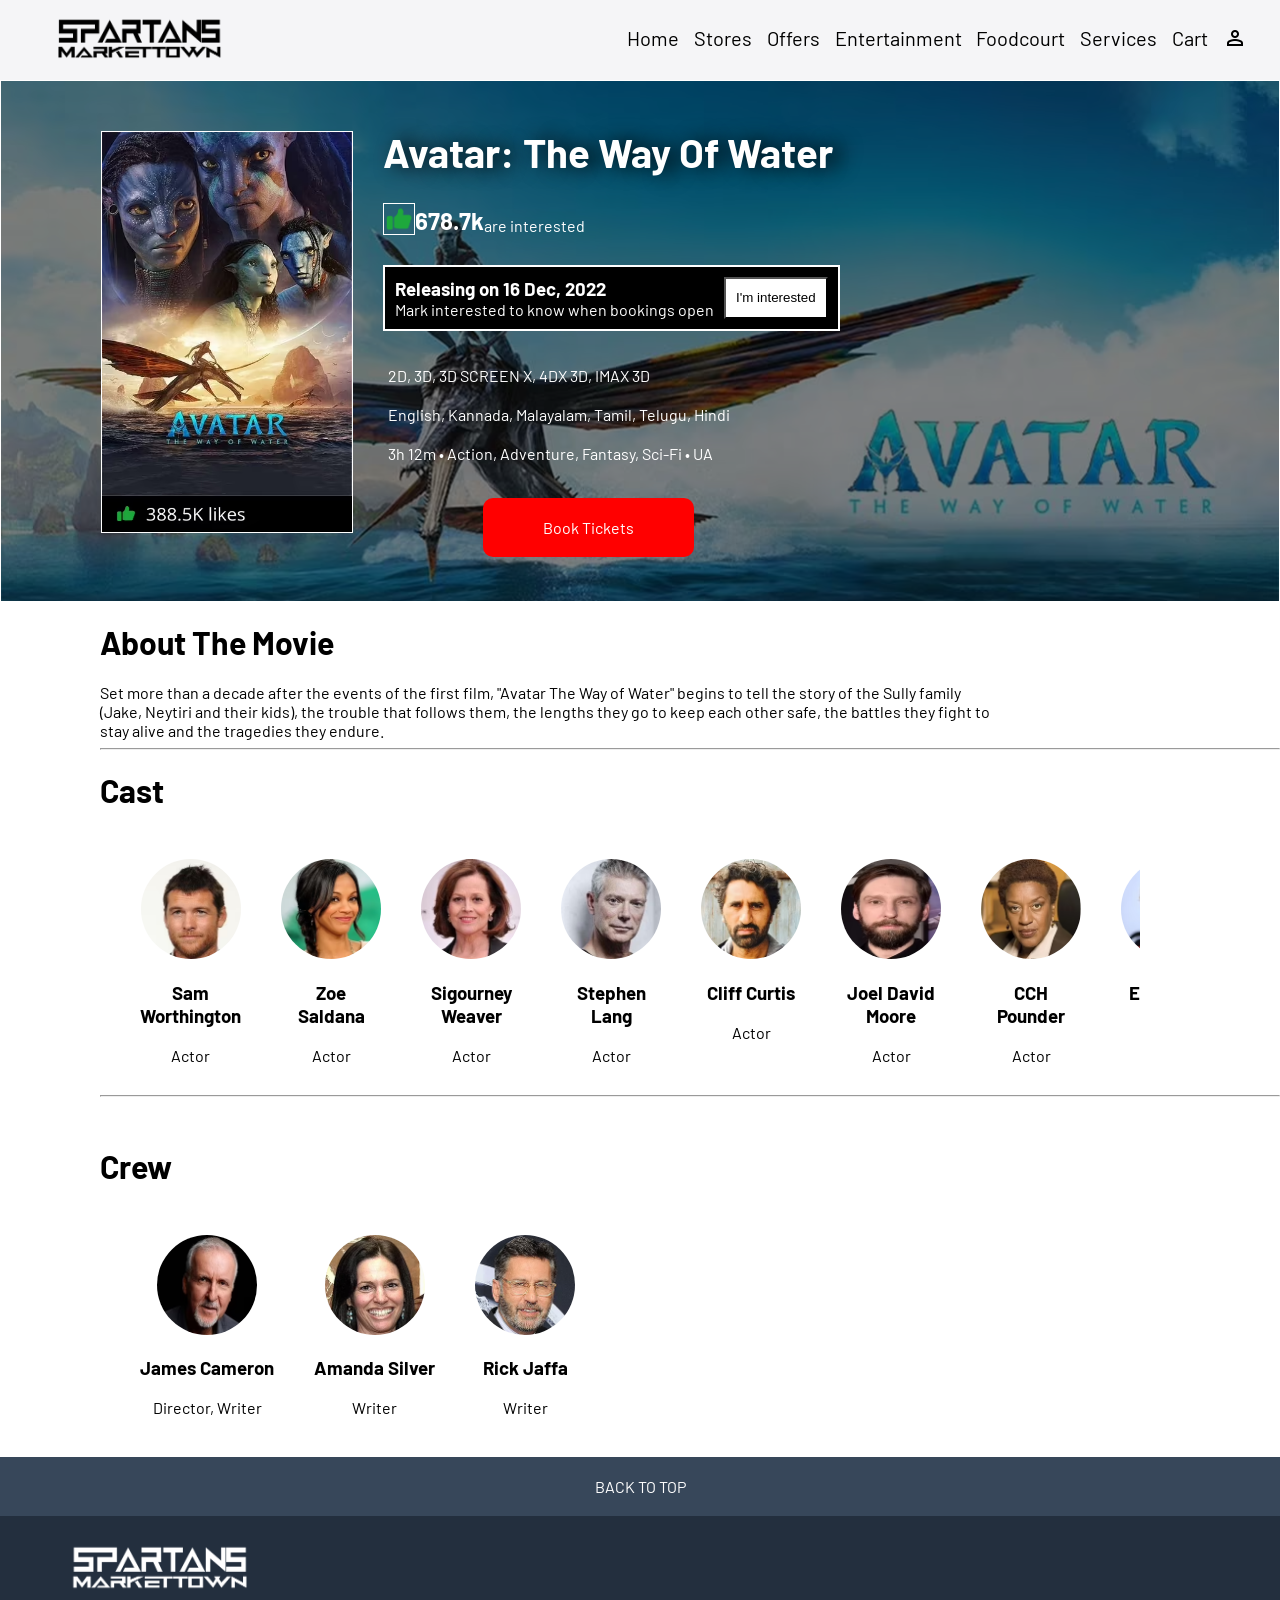
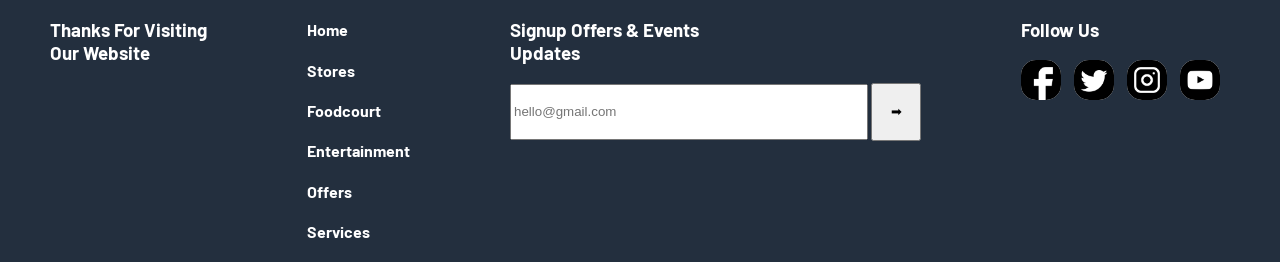
<file: pages/entertainment/about movie/about-avatar.html>
<!DOCTYPE html>
<html lang="en">
<head>
    <meta charset="UTF-8">
    <meta http-equiv="X-UA-Compatible" content="IE=edge">
    <meta name="viewport" content="width=device-width, initial-scale=1.0">
    <link rel="stylesheet" href="../../../assets/css/entertainment/about movie/about-movie.css">
    <link href="https://fonts.googleapis.com/css2?family=Barlow&family=Barlow+Condensed:wght@400;700&display=swap" rel="stylesheet">
    <title>SpartansMT</title>
    <link rel="icon" type="image/png" sizes="32x32" href="../../../assets/image/home/logo icon.png" alt="logo icon">
    <link rel="stylesheet" href="https://fonts.googleapis.com/css2?family=Material+Symbols+Outlined:opsz,wght,FILL,GRAD@48,400,0,0" />
</head>
<body>

    <nav id="#homepage">
        <img id="logo" src="../../../assets/image/home/logo1.png" alt="logo"/>
        <ul>
            <li><a href="../../../pages/home/home.html">Home</a></li>
            <li><a href="../../../pages/stores/stores.html">Stores</a></li>
            <li><a href="../../offer/offer.html">Offers</a></li>
            <li><a href="../../../pages/entertainment/entertainment.html">Entertainment</a></li>
            <li><a href="../../foodcourt/foodcourt.html">Foodcourt</a></li>
            <li><a href="../../services/services.html">Services</a></li>
            <li><a href="../../../pages/cart/add-to- cart.html">Cart</a></li>
            <li><a href="../../../index.html"><span class="material-symbols-outlined" style="width: 50px;">person</span></a></li>
        </ul>
    </nav>

    <header>

        <div>
            <img alt="movie" src="../../../assets/image/entertainment/avatar.png"/>
        </div>

        <div class="about-movie">
            <h1>Avatar: The Way Of Water</h1>
            <div class="like-review-alignment">
                <img src="../../../assets/image/entertainment/like-img.png" alt="like img"/>
                <h2>678.7k</h2>
                <p>are interested</p>
            </div>
            <div class="interested-booking-box">
                <div>
                    <h3>Releasing on 16 Dec, 2022</h3>
                    <p>Mark interested to know when bookings open</p>
                </div>
                <button type="submit">I'm interested</button>
            </div>
            <p class="movie-screen">2D, 3D, 3D SCREEN X, 4DX 3D, IMAX 3D</p>
            <p class="movie-screen">English, Kannada, Malayalam, Tamil, Telugu, Hindi</p>
            <p class="movie-screen1">3h 12m • Action, Adventure, Fantasy, Sci-Fi • UA</p>
            <a href="#" class="booknow-btn">Book Tickets</a>
        </div>

    </header>

    <div class="about-the-movie">
        <h1>About The Movie</h1>
        <p>Set more than a decade after the events of the first film, "Avatar The Way of Water" begins to tell the story of the Sully family<br>
        (Jake, Neytiri and their kids), the trouble that follows them, the lengths they go to keep each other safe, the battles they fight to <br>
        stay alive and the tragedies they endure.</p>
        <hr>
        <h1>Cast</h1>
    </div>
    
    <div class="cast">
        <div>
            <img src="../../../assets/image/entertainment/about-avatar/sam-worthington.jpg" alt="actor"/>
            <h3>Sam <br> Worthington</h3>
            <p>Actor</p>
        </div>
        <div>
            <img src="../../../assets/image/entertainment/about-avatar/zoe-saldana.jpg" alt="actor"/>
            <h3>Zoe Saldana</h3>
            <p>Actor</p>
        </div>
        <div>
            <img src="../../../assets/image/entertainment/about-avatar/sigourney-weaver.jpg" alt="actor"/>
            <h3>Sigourney<br> Weaver</h3>
            <p>Actor</p>
        </div>
        <div>
            <img src="../../../assets/image/entertainment/about-avatar/stephen-lang.jpg" alt="actor"/>
            <h3>Stephen Lang</h3>
            <p>Actor</p>
        </div>
        <div>
            <img src="../../../assets/image/entertainment/about-avatar/cliff-curtis.jpg" alt="actor"/>
            <h3>Cliff Curtis</h3>
            <p>Actor</p>
        </div>
        <div>
            <img src="../../../assets/image/entertainment/about-avatar/joel-david.jpg" alt="actor"/>
            <h3>Joel David<br>Moore</h3>
            <p>Actor</p>
        </div>
        <div>
            <img src="../../../assets/image/entertainment/about-avatar/cch-pounder.jpg" alt="actor"/>
            <h3>CCH Pounder</h3>
            <p>Actor</p>
        </div>
        <div>
            <img src="../../../assets/image/entertainment/about-avatar/edie.jpg" alt="actor"/>
            <h3>Edie Falco</h3>
            <p>Actor</p>
        </div>
        <div>
            <img src="../../../assets/image/entertainment/about-avatar/jemaine-clement.jpg" alt="actor"/>
            <h3>Jemaine <br>Clement</h3>
            <p>Actor</p>
        </div>
        <div>
            <img src="../../../assets/image/entertainment/about-avatar/giovanni-ribisi.jpg" alt="actor"/>
            <h3>Giovanni Ribisi</h3>
            <p>Actor</p>
        </div>
        <div>
            <img src="../../../assets/image/entertainment/about-avatar/kate-winslet.jpg" alt="actor"/>
            <h3>Kate Winslet</h3>
            <p>Actor</p>
        </div>
    </div>
    <hr class="about-the-movie">
    <h1 class="about-the-movie">Crew</h1>
    <div class="cast">
        <div>
            <img src="../../../assets/image/entertainment/about-avatar/james-cameron.jpg" alt="actor"/>
            <h3>James Cameron</h3>
            <p>Director, Writer</p>
        </div>
        <div>
            <img src="../../../assets/image/entertainment/about-avatar/amanda-silve.jpg" alt="actor"/>
            <h3>Amanda Silver</h3>
            <p>Writer</p>
        </div>
        <div>
            <img src="../../../assets/image/entertainment/about-avatar/rick-jaffa.jpg" alt="actor"/>
            <h3>Rick Jaffa</h3>
            <p>Writer</p>
        </div>
    </div>


    <!-- Footer starting -->

    <a class="back-to-top" href="#">BACK TO TOP</a>
    <footer>
        <img id="footer-logo" src="../../../assets/image/home/logo.png" alt="logo"/>
        <div class="footer">
            <div>
                <h3>Thanks For Visiting <br>Our Website</h3>
            </div>
            <div>
                <a href="#" class="footer-h3"><h4>Home</h4></a>
                <a href="#" class="footer-h3"><h4>Stores</h4></a>
                <a href="#" class="footer-h3"><h4>Foodcourt</h4></a>
                <a href="#" class="footer-h3"><h4>Entertainment</h4></a>
                <a href="#" class="footer-h3"><h4>Offers</h4></a>
                <a href="#" class="footer-h3"><h4>Services</h4></a>

            </div>
            <div>
                <h3>Signup Offers & Events<br> Updates</h3>
                <label><input id="footer-email" name="email" type="email" placeholder="hello@gmail.com" required></label>
                <button type="submit" id="footer-button">➡</button>
            </div>
            <div>
                <h3>Follow Us</h3>
                <img class="footer-icon" src="../../../assets/image/home/facebook.png" alt="facebook icon"/>
                <img class="footer-icon" src="../../../assets/image/home/twitter-sign.png" alt="twitter icon"/>
                <img class="footer-icon" src="../../../assets/image/home/instagram.png" alt="instagram icon"/>
                <img class="footer-icon" src="../../../assets/image/home/youtube.png" alt="youtube icon"/>
            </div>
        </div>
    
    </footer>
    
    
    
</body>
</html>
</file>
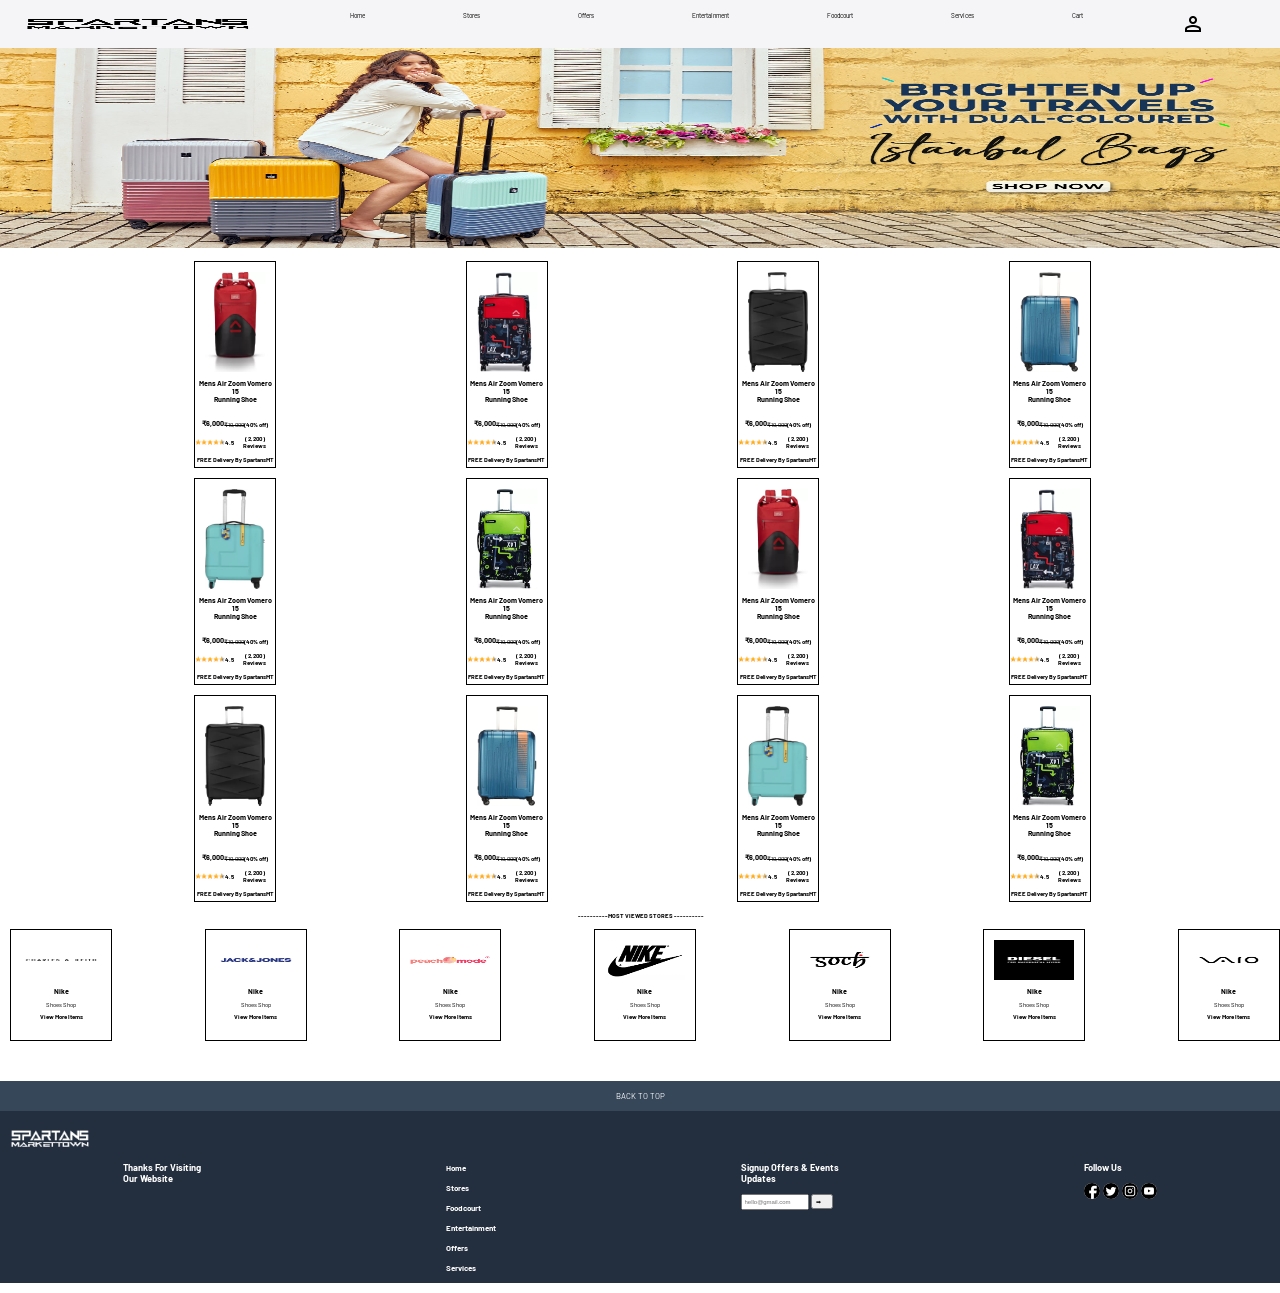
<file: pages/stores/prducts/charles-keith.html>
<!DOCTYPE html>
<html lang="en">
    <head>
        <meta charset="UTF-8">
        <meta http-equiv="X-UA-Compatible" content="IE=edge">
        <meta name="viewport" content="width=device-width, initial-scale=1.0">
        <link rel="stylesheet" href="../../../assets/css/store/product/nike.css">
        <link href="https://fonts.googleapis.com/css2?family=Barlow&family=Barlow+Condensed:wght@400;700&display=swap" rel="stylesheet">
        <title>SpartansMT</title>
        <link rel="icon" type="image/png" sizes="32x32" href="../../../assets/image/home/logo icon.png">
        <link rel="stylesheet" href="https://fonts.googleapis.com/css2?family=Material+Symbols+Outlined:opsz,wght,FILL,GRAD@48,400,0,0" />
    </head>
    <body>
        <nav id="#homepage">
            <img id="logo" src="../../../assets/image/home/logo1.png" alt="logo"/>
            <ul>
                <li><a href="../../../pages/home/home.html">Home</a></li>
                <li><a href="../../stores/stores.html">Stores</a></li>
                <li><a href="../../offer/offer.html">Offers</a></li>
                <li><a href="../../entertainment/entertainment.html">Entertainment</a></li>
                <li><a href="../../foodcourt/foodcourt.html">Foodcourt</a></li>
                <li><a href="../../services/services.html">Services</a></li>
                <li><a href="../../cart/add-to- cart.html">Cart</a></li>
                <li><a href="../../../index.html"><span class="material-symbols-outlined" style="width: 50px;">person</span></a></li>
            </ul>
        </nav>

        <img class="banner" src="../../../assets/image/stores/Charles-Keith/banner.png" alt="background"/>

        <div class="products">
            <a href="../../../pages/stores/prducts/view products/view-products-nike.html">
                <div class="products-items-bag">
                <img class="productsimg-bag" src="../../../assets/image/stores/Charles-Keith/bag1.jpeg" alt="store image"/>
                <div>
                    <h2>Mens Air Zoom Vomero 15 <br>Running Shoe</h2>
                    <div class="column">
                        <p class="item-price"><b>&#8377;6,000</b></p>
                        <p class="cress">&#8377;10,000</p>
                        <p><b>(40% off)</b></p>
                    </div>
                    <div class="star-center-tag">
                        <img class="star-rating" src="../../../assets/image/stores/items/Star-rating.png" alt="product-image"/>
                        <h3> 4.5 </h3>
                        <h4>( 2,200 ) Reviews</h4>
                    </div>
                    <h5>FREE Delivery By SpartansMT</h5>
                </div>    
            </div></a>

            <div class="products-items-bag">
                <img class="productsimg-bag" src="../../../assets/image/stores/Charles-Keith/bag2.jpeg" alt="store image"/>
                <div>
                    <h2>Mens Air Zoom Vomero 15 <br>Running Shoe</h2>
                    <div class="column">
                        <p class="item-price"><b>&#8377;6,000</b></p>
                        <p class="cress">&#8377;10,000</p>
                        <p><b>(40% off)</b></p>
                    </div>
                    <div class="star-center-tag">
                        <img class="star-rating" src="../../../assets/image/stores/items/Star-rating.png" alt="product-image"/>
                        <h3> 4.5 </h3>
                        <h4>( 2,200 ) Reviews</h4>
                    </div>
                    <h5>FREE Delivery By SpartansMT</h5>
                </div>    
            </div>

            <div class="products-items-bag">
                <img class="productsimg-bag" src="../../../assets/image/stores/Charles-Keith/bag3.jpeg" alt="store image"/>
                <div>
                    <h2>Mens Air Zoom Vomero 15 <br>Running Shoe</h2>
                    <div class="column">
                        <p class="item-price"><b>&#8377;6,000</b></p>
                        <p class="cress">&#8377;10,000</p>
                        <p><b>(40% off)</b></p>
                    </div>
                    <div class="star-center-tag">
                        <img class="star-rating" src="../../../assets/image/stores/items/Star-rating.png" alt="product-image"/>
                        <h3> 4.5 </h3>
                        <h4>( 2,200 ) Reviews</h4>
                    </div>
                    <h5>FREE Delivery By SpartansMT</h5>
                </div>    
            </div>

            <div class="products-items-bag">
                <img class="productsimg-bag" src="../../../assets/image/stores/Charles-Keith/bag4.jpeg" alt="store image"/>
                <div>
                    <h2>Mens Air Zoom Vomero 15 <br>Running Shoe</h2>
                    <div class="column">
                        <p class="item-price"><b>&#8377;6,000</b></p>
                        <p class="cress">&#8377;10,000</p>
                        <p><b>(40% off)</b></p>
                    </div>
                    <div class="star-center-tag">
                        <img class="star-rating" src="../../../assets/image/stores/items/Star-rating.png" alt="product-image"/>
                        <h3> 4.5 </h3>
                        <h4>( 2,200 ) Reviews</h4>
                    </div>
                    <h5>FREE Delivery By SpartansMT</h5>
                </div>    
            </div>
        </div>

        <!-- First line end -->

        
        <div class="products">
            <div class="products-items-bag">
                <img class="productsimg-bag" src="../../../assets/image/stores/Charles-Keith/bag5.jpeg" alt="store image"/>
                <div>
                    <h2>Mens Air Zoom Vomero 15 <br>Running Shoe</h2>
                    <div class="column">
                        <p class="item-price"><b>&#8377;6,000</b></p>
                        <p class="cress">&#8377;10,000</p>
                        <p><b>(40% off)</b></p>
                    </div>
                    <div class="star-center-tag">
                        <img class="star-rating" src="../../../assets/image/stores/items/Star-rating.png" alt="product-image"/>
                        <h3> 4.5 </h3>
                        <h4>( 2,200 ) Reviews</h4>
                    </div>
                    <h5>FREE Delivery By SpartansMT</h5>
                </div>    
            </div>

            <div class="products-items-bag">
                <img class="productsimg-bag" src="../../../assets/image/stores/Charles-Keith/bag6.jpeg" alt="store image"/>
                <div>
                    <h2>Mens Air Zoom Vomero 15 <br>Running Shoe</h2>
                    <div class="column">
                        <p class="item-price"><b>&#8377;6,000</b></p>
                        <p class="cress">&#8377;10,000</p>
                        <p><b>(40% off)</b></p>
                    </div>
                    <div class="star-center-tag">
                        <img class="star-rating" src="../../../assets/image/stores/items/Star-rating.png" alt="product-image"/>
                        <h3> 4.5 </h3>
                        <h4>( 2,200 ) Reviews</h4>
                    </div>
                    <h5>FREE Delivery By SpartansMT</h5>
                </div>    
            </div>

            <div class="products-items-bag">
                <img class="productsimg-bag" src="../../../assets/image/stores/Charles-Keith/bag1.jpeg" alt="store image"/>
                <div>
                    <h2>Mens Air Zoom Vomero 15 <br>Running Shoe</h2>
                    <div class="column">
                        <p class="item-price"><b>&#8377;6,000</b></p>
                        <p class="cress">&#8377;10,000</p>
                        <p><b>(40% off)</b></p>
                    </div>
                    <div class="star-center-tag">
                        <img class="star-rating" src="../../../assets/image/stores/items/Star-rating.png" alt="product-image"/>
                        <h3> 4.5 </h3>
                        <h4>( 2,200 ) Reviews</h4>
                    </div>
                    <h5>FREE Delivery By SpartansMT</h5>
                </div>    
            </div>

            <div class="products-items-bag">
                <img class="productsimg-bag" src="../../../assets/image/stores/Charles-Keith/bag2.jpeg" alt="store image"/>
                <div>
                    <h2>Mens Air Zoom Vomero 15 <br>Running Shoe</h2>
                    <div class="column">
                        <p class="item-price"><b>&#8377;6,000</b></p>
                        <p class="cress">&#8377;10,000</p>
                        <p><b>(40% off)</b></p>
                    </div>
                    <div class="star-center-tag">
                        <img class="star-rating" src="../../../assets/image/stores/items/Star-rating.png" alt="product-image"/>
                        <h3> 4.5 </h3>
                        <h4>( 2,200 ) Reviews</h4>
                    </div>
                    <h5>FREE Delivery By SpartansMT</h5>
                </div>    
            </div>
        </div>

        <!-- Second line end -->

        
        <div class="products">
            <div class="products-items-bag">
                <img class="productsimg-bag" src="../../../assets/image/stores/Charles-Keith/bag3.jpeg" alt="store image"/>
                <div>
                    <h2>Mens Air Zoom Vomero 15 <br>Running Shoe</h2>
                    <div class="column">
                        <p class="item-price"><b>&#8377;6,000</b></p>
                        <p class="cress">&#8377;10,000</p>
                        <p><b>(40% off)</b></p>
                    </div>
                    <div class="star-center-tag">
                        <img class="star-rating" src="../../../assets/image/stores/items/Star-rating.png" alt="product-image"/>
                        <h3> 4.5 </h3>
                        <h4>( 2,200 ) Reviews</h4>
                    </div>
                    <h5>FREE Delivery By SpartansMT</h5>
                </div>    
            </div>

            <div class="products-items-bag">
                <img class="productsimg-bag" src="../../../assets/image/stores/Charles-Keith/bag4.jpeg" alt="store image"/>
                <div>
                    <h2>Mens Air Zoom Vomero 15 <br>Running Shoe</h2>
                    <div class="column">
                        <p class="item-price"><b>&#8377;6,000</b></p>
                        <p class="cress">&#8377;10,000</p>
                        <p><b>(40% off)</b></p>
                    </div>
                    <div class="star-center-tag">
                        <img class="star-rating" src="../../../assets/image/stores/items/Star-rating.png" alt="product-image"/>
                        <h3> 4.5 </h3>
                        <h4>( 2,200 ) Reviews</h4>
                    </div>
                    <h5>FREE Delivery By SpartansMT</h5>
                </div>    
            </div>

            <div class="products-items-bag">
                <img class="productsimg-bag" src="../../../assets/image/stores/Charles-Keith/bag5.jpeg" alt="store image"/>
                <div>
                    <h2>Mens Air Zoom Vomero 15 <br>Running Shoe</h2>
                    <div class="column">
                        <p class="item-price"><b>&#8377;6,000</b></p>
                        <p class="cress">&#8377;10,000</p>
                        <p><b>(40% off)</b></p>
                    </div>
                    <div class="star-center-tag">
                        <img class="star-rating" src="../../../assets/image/stores/items/Star-rating.png" alt="product-image"/>
                        <h3> 4.5 </h3>
                        <h4>( 2,200 ) Reviews</h4>
                    </div>
                    <h5>FREE Delivery By SpartansMT</h5>
                </div>    
            </div>

            <div class="products-items-bag">
                <img class="productsimg-bag" src="../../../assets/image/stores/Charles-Keith/bag6.jpeg" alt="store image"/>
                <div>
                    <h2>Mens Air Zoom Vomero 15 <br>Running Shoe</h2>
                    <div class="column">
                        <p class="item-price"><b>&#8377;6,000</b></p>
                        <p class="cress">&#8377;10,000</p>
                        <p><b>(40% off)</b></p>
                    </div>
                    <div class="star-center-tag">
                        <img class="star-rating" src="../../../assets/image/stores/items/Star-rating.png" alt="product-image"/>
                        <h3> 4.5 </h3>
                        <h4>( 2,200 ) Reviews</h4>
                    </div>
                    <h5>FREE Delivery By SpartansMT</h5>
                </div>    
            </div>
        </div>

        <!-- Third line end -->

        <h2 id="most-viewed">- - - - - - - - - - MOST VIEWED STORES - - - - - - - - - -</h2>
        <div id="scroll-box">
            <a><div class="single-box">
                <img class="img-size" src="../../../assets/image/stores/store2.png" alt="store image"/>
                <div>
                    <h2>Nike</h2>
                    <p>Shoes Shop</p>
                    <p class="view-more"><b>View More Items</b></p>
                </div>
            </div></a>

            <a><div class="single-box">
                <img class="img-size" src="../../../assets/image/stores/store4.png" alt="store image"/>
                <div>
                    <h2>Nike</h2>
                    <p>Shoes Shop</p>
                    <p class="view-more"><b>View More Items</b></p>
                </div>
            </div></a>

            <a><div class="single-box">
                <img class="img-size" src="../../../assets/image/stores/store21.png" alt="store image"/>
                <div>
                    <h2>Nike</h2>
                    <p>Shoes Shop</p>
                    <p class="view-more"><b>View More Items</b></p>
                </div>
            </div></a>

            <a><div class="single-box">
                <img class="img-size" src="../../../assets/image/stores/store27.png" alt="store image"/>
                <div>
                    <h2>Nike</h2>
                    <p>Shoes Shop</p>
                    <p class="view-more"><b>View More Items</b></p>
                </div>
            </div></a>

            <a><div class="single-box">
                <img class="img-size" src="../../../assets/image/stores/store23.png" alt="store image"/>
                <div>
                    <h2>Nike</h2>
                    <p>Shoes Shop</p>
                    <p class="view-more"><b>View More Items</b></p>
                </div>
            </div></a>

            <a><div class="single-box">
                <img class="img-size" src="../../../assets/image/stores/store32.jpg" alt="store image"/>
                <div>
                    <h2>Nike</h2>
                    <p>Shoes Shop</p>
                    <p class="view-more"><b>View More Items</b></p>
                </div>
            </div></a>

            <a><div class="single-box">
                <img class="img-size" src="../../../assets/image/stores/store12.png" alt="store image"/>
                <div>
                    <h2>Nike</h2>
                    <p>Shoes Shop</p>
                    <p class="view-more"><b>View More Items</b></p>
                </div>
            </div></a>

        </div>


        <!-- Footer starting -->

    <a class="back-to-top" href="#">BACK TO TOP</a>
    <footer>
        <img id="footer-logo" src="../../../assets/image/home/logo.png" alt="logo"/>
        <div class="footer">
            <div>
                <h3>Thanks For Visiting <br>Our Website</h3>
            </div>
            <div>
                <a href="#" class="footer-h3"><h4>Home</h4></a>
                <a href="#" class="footer-h3"><h4>Stores</h4></a>
                <a href="#" class="footer-h3"><h4>Foodcourt</h4></a>
                <a href="#" class="footer-h3"><h4>Entertainment</h4></a>
                <a href="#" class="footer-h3"><h4>Offers</h4></a>
                <a href="#" class="footer-h3"><h4>Services</h4></a>

            </div>
            <div>
                <h3>Signup Offers & Events<br> Updates</h3>
                <label><input id="footer-email" name="email" type="email" placeholder="hello@gmail.com" required></label>
                <button type="submit" id="footer-button">➡</button>
            </div>
            <div>
                <h3>Follow Us</h3>
                <img class="footer-icon" src="../../../assets/image/home/facebook.png" alt="facebook icon"/>
                <img class="footer-icon" src="../../../assets/image/home/twitter-sign.png" alt="twitter icon"/>
                <img class="footer-icon" src="../../../assets/image/home/instagram.png" alt="instagram icon"/>
                <img class="footer-icon" src="../../../assets/image/home/youtube.png" alt="youtube icon"/>
            </div>
        </div>
    
    </footer>

        


    </body>
</html>
</file>
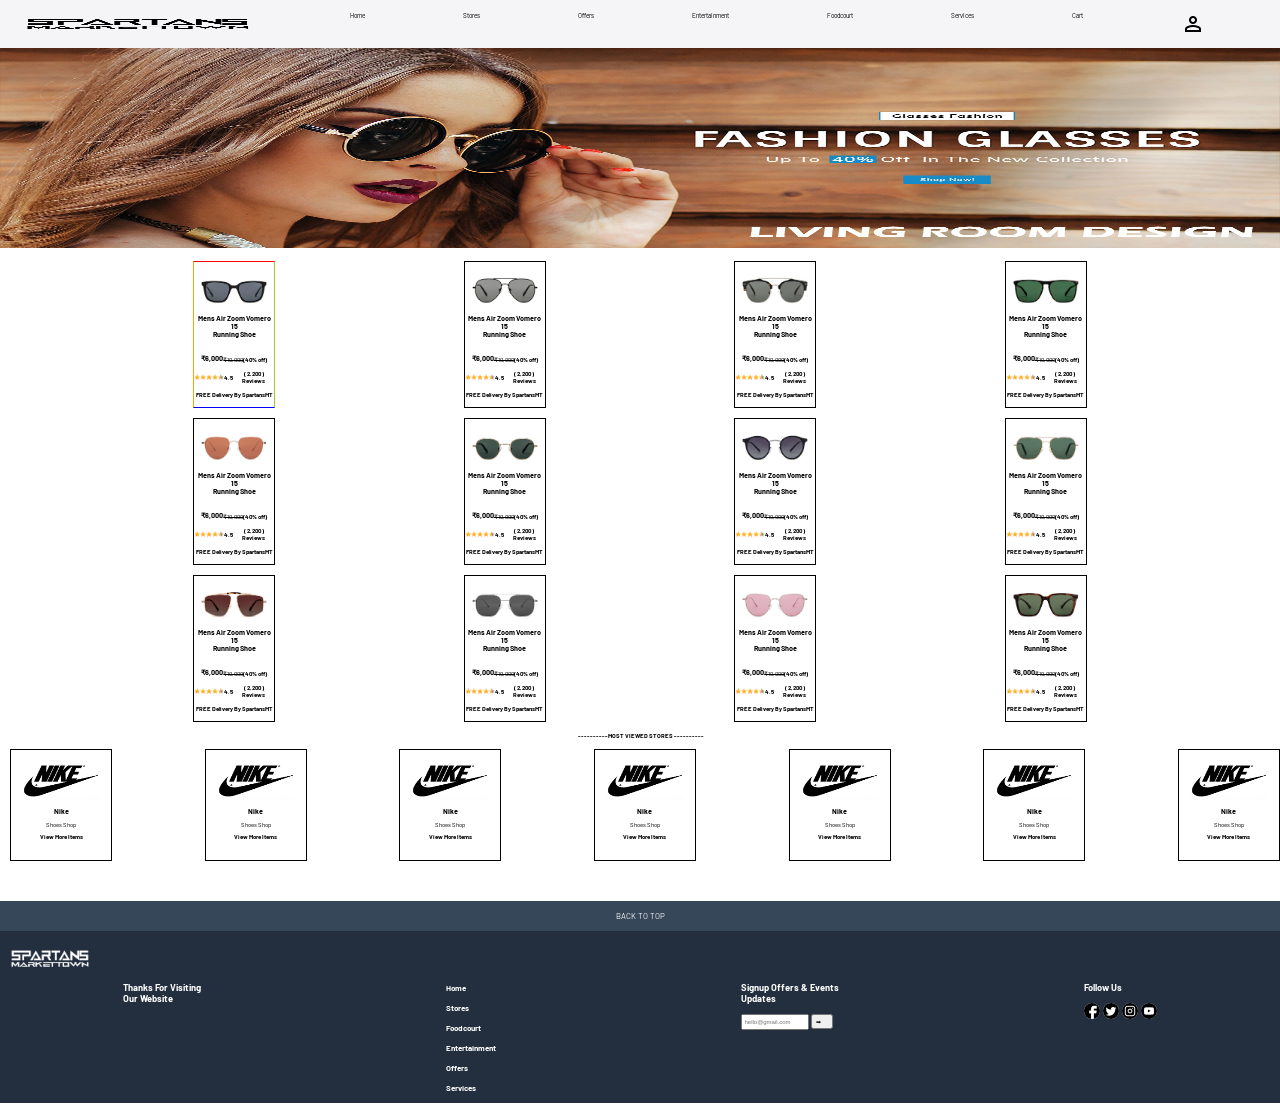
<file: pages/stores/prducts/lenskart.html>
<!DOCTYPE html>
<html lang="en">
    <head>
        <meta charset="UTF-8">
        <meta http-equiv="X-UA-Compatible" content="IE=edge">
        <meta name="viewport" content="width=device-width, initial-scale=1.0">
        <link rel="stylesheet" href="../../../assets/css/store/product/nike.css">
        <link href="https://fonts.googleapis.com/css2?family=Barlow&family=Barlow+Condensed:wght@400;700&display=swap" rel="stylesheet">
        <title>SpartansMT</title>
        <link rel="icon" type="image/png" sizes="32x32" href="../../../assets/image/home/logo icon.png">
        <link rel="stylesheet" href="https://fonts.googleapis.com/css2?family=Material+Symbols+Outlined:opsz,wght,FILL,GRAD@48,400,0,0" />
    </head>
    <body>
        <nav id="#homepage">
            <img id="logo" src="../../../assets/image/home/logo1.png" alt="logo"/>
            <ul>
                <li><a href="../../../pages/home/home.html">Home</a></li>
                <li><a href="../../stores/stores.html">Stores</a></li>
                <li><a href="../../offer/offer.html">Offers</a></li>
                <li><a href="../../entertainment/entertainment.html">Entertainment</a></li>
                <li><a href="../../foodcourt/foodcourt.html">Foodcourt</a></li>
                <li><a>Services</a></li>
                <li><a href="../../cart/add-to- cart.html">Cart</a></li>
                <li><a href="../../../index.html"><span class="material-symbols-outlined" style="width: 50px;">person</span></a></li>
            </ul>
        </nav>

        <img class="banner" src="../../../assets/image/stores/lenskart/glass-background.jpg" alt="background"/>

        <div class="products">
            <a href="../../../pages/stores/prducts/view products/view-products-lenskart.html"><div class="products-items" id="highlighted">
                <img class="productsimg" src="../../../assets/image/stores/lenskart/glass1.jpg" alt="store image"/>
                <div>
                    <h2>Mens Air Zoom Vomero 15 <br>Running Shoe</h2>
                    <div class="column">
                        <p class="item-price"><b>&#8377;6,000</b></p>
                        <p class="cress">&#8377;10,000</p>
                        <p><b>(40% off)</b></p>
                    </div>
                    <div class="star-center-tag">
                        <img class="star-rating" src="../../../assets/image/stores/items/Star-rating.png" alt="product-image"/>
                        <h3> 4.5 </h3>
                        <h4>( 2,200 ) Reviews</h4>
                    </div>
                    <h5>FREE Delivery By SpartansMT</h5>
                </div>    
            </div></a>

            <div class="products-items">
                <img class="productsimg" src="../../../assets/image/stores/lenskart/glass2.jpg" alt="store image"/>
                <div>
                    <h2>Mens Air Zoom Vomero 15 <br>Running Shoe</h2>
                    <div class="column">
                        <p class="item-price"><b>&#8377;6,000</b></p>
                        <p class="cress">&#8377;10,000</p>
                        <p><b>(40% off)</b></p>
                    </div>
                    <div class="star-center-tag">
                        <img class="star-rating" src="../../../assets/image/stores/items/Star-rating.png" alt="product-image"/>
                        <h3> 4.5 </h3>
                        <h4>( 2,200 ) Reviews</h4>
                    </div>
                    <h5>FREE Delivery By SpartansMT</h5>
                </div>    
            </div>

            <div class="products-items">
                <img class="productsimg" src="../../../assets/image/stores/lenskart/glass3.jpg" alt="store image"/>
                <div>
                    <h2>Mens Air Zoom Vomero 15 <br>Running Shoe</h2>
                    <div class="column">
                        <p class="item-price"><b>&#8377;6,000</b></p>
                        <p class="cress">&#8377;10,000</p>
                        <p><b>(40% off)</b></p>
                    </div>
                    <div class="star-center-tag">
                        <img class="star-rating" src="../../../assets/image/stores/items/Star-rating.png" alt="product-image"/>
                        <h3> 4.5 </h3>
                        <h4>( 2,200 ) Reviews</h4>
                    </div>
                    <h5>FREE Delivery By SpartansMT</h5>
                </div>    
            </div>

            <div class="products-items">
                <img class="productsimg" src="../../../assets/image/stores/lenskart/glass4.jpg" alt="store image"/>
                <div>
                    <h2>Mens Air Zoom Vomero 15 <br>Running Shoe</h2>
                    <div class="column">
                        <p class="item-price"><b>&#8377;6,000</b></p>
                        <p class="cress">&#8377;10,000</p>
                        <p><b>(40% off)</b></p>
                    </div>
                    <div class="star-center-tag">
                        <img class="star-rating" src="../../../assets/image/stores/items/Star-rating.png" alt="product-image"/>
                        <h3> 4.5 </h3>
                        <h4>( 2,200 ) Reviews</h4>
                    </div>
                    <h5>FREE Delivery By SpartansMT</h5>
                </div>    
            </div>
        </div>

        <!-- First line end -->

        
        <div class="products">
            <div class="products-items">
                <img class="productsimg" src="../../../assets/image/stores/lenskart/glass5.jpg" alt="store image"/>
                <div>
                    <h2>Mens Air Zoom Vomero 15 <br>Running Shoe</h2>
                    <div class="column">
                        <p class="item-price"><b>&#8377;6,000</b></p>
                        <p class="cress">&#8377;10,000</p>
                        <p><b>(40% off)</b></p>
                    </div>
                    <div class="star-center-tag">
                        <img class="star-rating" src="../../../assets/image/stores/items/Star-rating.png" alt="product-image"/>
                        <h3> 4.5 </h3>
                        <h4>( 2,200 ) Reviews</h4>
                    </div>
                    <h5>FREE Delivery By SpartansMT</h5>
                </div>    
            </div>

            <div class="products-items">
                <img class="productsimg" src="../../../assets/image/stores/lenskart/glass6.jpg" alt="store image"/>
                <div>
                    <h2>Mens Air Zoom Vomero 15 <br>Running Shoe</h2>
                    <div class="column">
                        <p class="item-price"><b>&#8377;6,000</b></p>
                        <p class="cress">&#8377;10,000</p>
                        <p><b>(40% off)</b></p>
                    </div>
                    <div class="star-center-tag">
                        <img class="star-rating" src="../../../assets/image/stores/items/Star-rating.png" alt="product-image"/>
                        <h3> 4.5 </h3>
                        <h4>( 2,200 ) Reviews</h4>
                    </div>
                    <h5>FREE Delivery By SpartansMT</h5>
                </div>    
            </div>

            <div class="products-items">
                <img class="productsimg" src="../../../assets/image/stores/lenskart/glass7.jpg" alt="store image"/>
                <div>
                    <h2>Mens Air Zoom Vomero 15 <br>Running Shoe</h2>
                    <div class="column">
                        <p class="item-price"><b>&#8377;6,000</b></p>
                        <p class="cress">&#8377;10,000</p>
                        <p><b>(40% off)</b></p>
                    </div>
                    <div class="star-center-tag">
                        <img class="star-rating" src="../../../assets/image/stores/items/Star-rating.png" alt="product-image"/>
                        <h3> 4.5 </h3>
                        <h4>( 2,200 ) Reviews</h4>
                    </div>
                    <h5>FREE Delivery By SpartansMT</h5>
                </div>    
            </div>

            <div class="products-items">
                <img class="productsimg" src="../../../assets/image/stores/lenskart/glass8.jpg" alt="store image"/>
                <div>
                    <h2>Mens Air Zoom Vomero 15 <br>Running Shoe</h2>
                    <div class="column">
                        <p class="item-price"><b>&#8377;6,000</b></p>
                        <p class="cress">&#8377;10,000</p>
                        <p><b>(40% off)</b></p>
                    </div>
                    <div class="star-center-tag">
                        <img class="star-rating" src="../../../assets/image/stores/items/Star-rating.png" alt="product-image"/>
                        <h3> 4.5 </h3>
                        <h4>( 2,200 ) Reviews</h4>
                    </div>
                    <h5>FREE Delivery By SpartansMT</h5>
                </div>    
            </div>
        </div>

        <!-- Second line end -->

        
        <div class="products">
            <div class="products-items">
                <img class="productsimg" src="../../../assets/image/stores/lenskart/glass9.jpg" alt="store image"/>
                <div>
                    <h2>Mens Air Zoom Vomero 15 <br>Running Shoe</h2>
                    <div class="column">
                        <p class="item-price"><b>&#8377;6,000</b></p>
                        <p class="cress">&#8377;10,000</p>
                        <p><b>(40% off)</b></p>
                    </div>
                    <div class="star-center-tag">
                        <img class="star-rating" src="../../../assets/image/stores/items/Star-rating.png" alt="product-image"/>
                        <h3> 4.5 </h3>
                        <h4>( 2,200 ) Reviews</h4>
                    </div>
                    <h5>FREE Delivery By SpartansMT</h5>
                </div>    
            </div>

            <div class="products-items">
                <img class="productsimg" src="../../../assets/image/stores/lenskart/glass10.jpg" alt="store image"/>
                <div>
                    <h2>Mens Air Zoom Vomero 15 <br>Running Shoe</h2>
                    <div class="column">
                        <p class="item-price"><b>&#8377;6,000</b></p>
                        <p class="cress">&#8377;10,000</p>
                        <p><b>(40% off)</b></p>
                    </div>
                    <div class="star-center-tag">
                        <img class="star-rating" src="../../../assets/image/stores/items/Star-rating.png" alt="product-image"/>
                        <h3> 4.5 </h3>
                        <h4>( 2,200 ) Reviews</h4>
                    </div>
                    <h5>FREE Delivery By SpartansMT</h5>
                </div>    
            </div>

            <div class="products-items">
                <img class="productsimg" src="../../../assets/image/stores/lenskart/glass11.jpg" alt="store image"/>
                <div>
                    <h2>Mens Air Zoom Vomero 15 <br>Running Shoe</h2>
                    <div class="column">
                        <p class="item-price"><b>&#8377;6,000</b></p>
                        <p class="cress">&#8377;10,000</p>
                        <p><b>(40% off)</b></p>
                    </div>
                    <div class="star-center-tag">
                        <img class="star-rating" src="../../../assets/image/stores/items/Star-rating.png" alt="product-image"/>
                        <h3> 4.5 </h3>
                        <h4>( 2,200 ) Reviews</h4>
                    </div>
                    <h5>FREE Delivery By SpartansMT</h5>
                </div>    
            </div>

            <div class="products-items">
                <img class="productsimg" src="../../../assets/image/stores/lenskart/glass12.jpg" alt="store image"/>
                <div>
                    <h2>Mens Air Zoom Vomero 15 <br>Running Shoe</h2>
                    <div class="column">
                        <p class="item-price"><b>&#8377;6,000</b></p>
                        <p class="cress">&#8377;10,000</p>
                        <p><b>(40% off)</b></p>
                    </div>
                    <div class="star-center-tag">
                        <img class="star-rating" src="../../../assets/image/stores/items/Star-rating.png" alt="product-image"/>
                        <h3> 4.5 </h3>
                        <h4>( 2,200 ) Reviews</h4>
                    </div>
                    <h5>FREE Delivery By SpartansMT</h5>
                </div>    
            </div>
        </div>

        <!-- Third line end -->

        <h2 id="most-viewed">- - - - - - - - - - MOST VIEWED STORES - - - - - - - - - -</h2>
        <div id="scroll-box">
            <a><div class="single-box">
                <img class="img-size" src="../../../assets/image/stores/store27.png" alt="store image"/>
                <div>
                    <h2>Nike</h2>
                    <p>Shoes Shop</p>
                    <p class="view-more"><b>View More Items</b></p>
                </div>
            </div></a>

            <a><div class="single-box">
                <img class="img-size" src="../../../assets/image/stores/store27.png" alt="store image"/>
                <div>
                    <h2>Nike</h2>
                    <p>Shoes Shop</p>
                    <p class="view-more"><b>View More Items</b></p>
                </div>
            </div></a>

            <a><div class="single-box">
                <img class="img-size" src="../../../assets/image/stores/store27.png" alt="store image"/>
                <div>
                    <h2>Nike</h2>
                    <p>Shoes Shop</p>
                    <p class="view-more"><b>View More Items</b></p>
                </div>
            </div></a>

            <a><div class="single-box">
                <img class="img-size" src="../../../assets/image/stores/store27.png" alt="store image"/>
                <div>
                    <h2>Nike</h2>
                    <p>Shoes Shop</p>
                    <p class="view-more"><b>View More Items</b></p>
                </div>
            </div></a>

            <a><div class="single-box">
                <img class="img-size" src="../../../assets/image/stores/store27.png" alt="store image"/>
                <div>
                    <h2>Nike</h2>
                    <p>Shoes Shop</p>
                    <p class="view-more"><b>View More Items</b></p>
                </div>
            </div></a>

            <a><div class="single-box">
                <img class="img-size" src="../../../assets/image/stores/store27.png" alt="store image"/>
                <div>
                    <h2>Nike</h2>
                    <p>Shoes Shop</p>
                    <p class="view-more"><b>View More Items</b></p>
                </div>
            </div></a>

            <a><div class="single-box">
                <img class="img-size" src="../../../assets/image/stores/store27.png" alt="store image"/>
                <div>
                    <h2>Nike</h2>
                    <p>Shoes Shop</p>
                    <p class="view-more"><b>View More Items</b></p>
                </div>
            </div></a>

        </div>


        <!-- Footer starting -->

    <a class="back-to-top" href="#">BACK TO TOP</a>
    <footer>
        <img id="footer-logo" src="../../../assets/image/home/logo.png" alt="logo"/>
        <div class="footer">
            <div>
                <h3>Thanks For Visiting <br>Our Website</h3>
            </div>
            <div>
                <a href="#" class="footer-h3"><h4>Home</h4></a>
                <a href="#" class="footer-h3"><h4>Stores</h4></a>
                <a href="#" class="footer-h3"><h4>Foodcourt</h4></a>
                <a href="#" class="footer-h3"><h4>Entertainment</h4></a>
                <a href="#" class="footer-h3"><h4>Offers</h4></a>
                <a href="#" class="footer-h3"><h4>Services</h4></a>

            </div>
            <div>
                <h3>Signup Offers & Events<br> Updates</h3>
                <label><input id="footer-email" name="email" type="email" placeholder="hello@gmail.com" required></label>
                <button type="submit" id="footer-button">➡</button>
            </div>
            <div>
                <h3>Follow Us</h3>
                <img class="footer-icon" src="../../../assets/image/home/facebook.png" alt="facebook icon"/>
                <img class="footer-icon" src="../../../assets/image/home/twitter-sign.png" alt="twitter icon"/>
                <img class="footer-icon" src="../../../assets/image/home/instagram.png" alt="instagram icon"/>
                <img class="footer-icon" src="../../../assets/image/home/youtube.png" alt="youtube icon"/>
            </div>
        </div>
    
    </footer>

        


    </body>
</html>
</file>
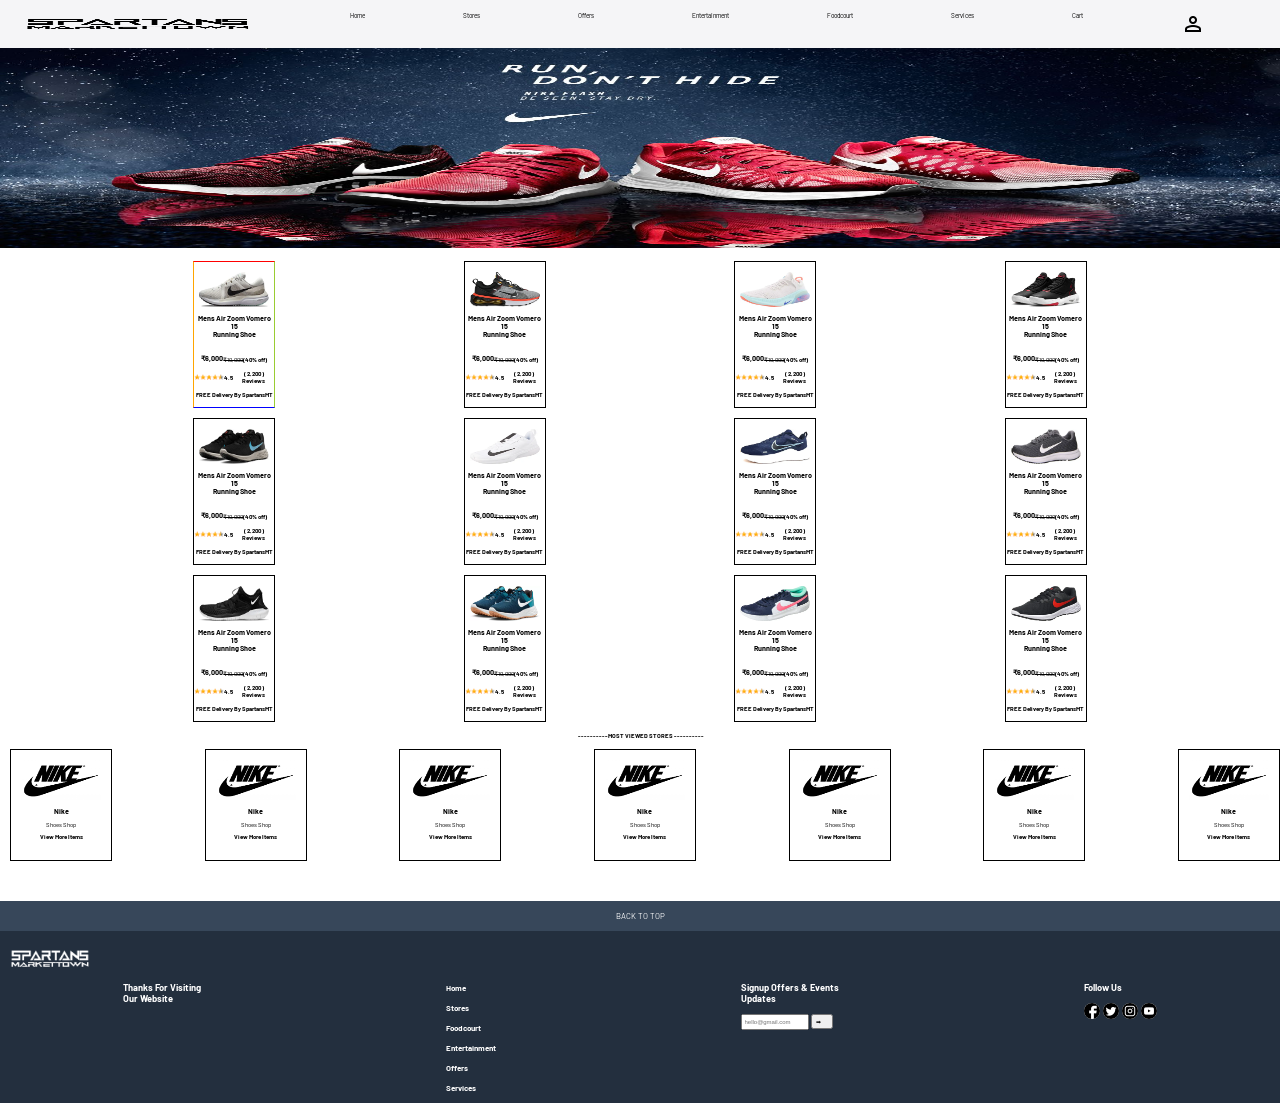
<file: pages/stores/prducts/nike.html>
<!DOCTYPE html>
<html lang="en">
    <head>
        <meta charset="UTF-8">
        <meta http-equiv="X-UA-Compatible" content="IE=edge">
        <meta name="viewport" content="width=device-width, initial-scale=1.0">
        <link rel="stylesheet" href="../../../assets/css/store/product/nike.css">
        <link href="https://fonts.googleapis.com/css2?family=Barlow&family=Barlow+Condensed:wght@400;700&display=swap" rel="stylesheet">
        <title>SpartansMT</title>
        <link rel="icon" type="image/png" sizes="32x32" href="../../../assets/image/home/logo icon.png">
        <link rel="stylesheet" href="https://fonts.googleapis.com/css2?family=Material+Symbols+Outlined:opsz,wght,FILL,GRAD@48,400,0,0" />
    </head>
    <body>
        <nav id="#homepage">
            <img id="logo" src="../../../assets/image/home/logo1.png" alt="logo"/>
            <ul>
                <li><a href="../../../pages/home/home.html">Home</a></li>
                <li><a href="../../stores/stores.html">Stores</a></li>
                <li><a href="../../offer/offer.html">Offers</a></li>
                <li><a href="../../entertainment/entertainment.html">Entertainment</a></li>
                <li><a href="../../foodcourt/foodcourt.html">Foodcourt</a></li>
                <li><a href="../../services/services.html">Services</a></li>
                <li><a href="../../cart/add-to- cart.html">Cart</a></li>
                <li><a href="../../../index.html"><span class="material-symbols-outlined" style="width: 50px;">person</span></a></li>
            </ul>
        </nav>

        <img class="banner" src="../../../assets/image/stores/nike-background.jpg" alt="background"/>

        <div class="products">
            <a href="../../../pages/stores/prducts/view products/view-products-nike.html">
                <div class="products-items" id="highlighted">
                <img class="productsimg" src="../../../assets/image/stores/items/nike1.jpg" alt="store image"/>
                <div>
                    <h2>Mens Air Zoom Vomero 15 <br>Running Shoe</h2>
                    <div class="column">
                        <p class="item-price"><b>&#8377;6,000</b></p>
                        <p class="cress">&#8377;10,000</p>
                        <p><b>(40% off)</b></p>
                    </div>
                    <div class="star-center-tag">
                        <img class="star-rating" src="../../../assets/image/stores/items/Star-rating.png" alt="product-image"/>
                        <h3> 4.5 </h3>
                        <h4>( 2,200 ) Reviews</h4>
                    </div>
                    <h5>FREE Delivery By SpartansMT</h5>
                </div>    
            </div></a>

            <div class="products-items">
                <img class="productsimg" src="../../../assets/image/stores/items/nike2.jpg" alt="store image"/>
                <div>
                    <h2>Mens Air Zoom Vomero 15 <br>Running Shoe</h2>
                    <div class="column">
                        <p class="item-price"><b>&#8377;6,000</b></p>
                        <p class="cress">&#8377;10,000</p>
                        <p><b>(40% off)</b></p>
                    </div>
                    <div class="star-center-tag">
                        <img class="star-rating" src="../../../assets/image/stores/items/Star-rating.png" alt="product-image"/>
                        <h3> 4.5 </h3>
                        <h4>( 2,200 ) Reviews</h4>
                    </div>
                    <h5>FREE Delivery By SpartansMT</h5>
                </div>    
            </div>

            <div class="products-items">
                <img class="productsimg" src="../../../assets/image/stores/items/nike3.jpg" alt="store image"/>
                <div>
                    <h2>Mens Air Zoom Vomero 15 <br>Running Shoe</h2>
                    <div class="column">
                        <p class="item-price"><b>&#8377;6,000</b></p>
                        <p class="cress">&#8377;10,000</p>
                        <p><b>(40% off)</b></p>
                    </div>
                    <div class="star-center-tag">
                        <img class="star-rating" src="../../../assets/image/stores/items/Star-rating.png" alt="product-image"/>
                        <h3> 4.5 </h3>
                        <h4>( 2,200 ) Reviews</h4>
                    </div>
                    <h5>FREE Delivery By SpartansMT</h5>
                </div>    
            </div>

            <div class="products-items">
                <img class="productsimg" src="../../../assets/image/stores/items/nike4.jpg" alt="store image"/>
                <div>
                    <h2>Mens Air Zoom Vomero 15 <br>Running Shoe</h2>
                    <div class="column">
                        <p class="item-price"><b>&#8377;6,000</b></p>
                        <p class="cress">&#8377;10,000</p>
                        <p><b>(40% off)</b></p>
                    </div>
                    <div class="star-center-tag">
                        <img class="star-rating" src="../../../assets/image/stores/items/Star-rating.png" alt="product-image"/>
                        <h3> 4.5 </h3>
                        <h4>( 2,200 ) Reviews</h4>
                    </div>
                    <h5>FREE Delivery By SpartansMT</h5>
                </div>    
            </div>
        </div>

        <!-- First line end -->

        
        <div class="products">
            <div class="products-items">
                <img class="productsimg" src="../../../assets/image/stores/items/nike5.jpg" alt="store image"/>
                <div>
                    <h2>Mens Air Zoom Vomero 15 <br>Running Shoe</h2>
                    <div class="column">
                        <p class="item-price"><b>&#8377;6,000</b></p>
                        <p class="cress">&#8377;10,000</p>
                        <p><b>(40% off)</b></p>
                    </div>
                    <div class="star-center-tag">
                        <img class="star-rating" src="../../../assets/image/stores/items/Star-rating.png" alt="product-image"/>
                        <h3> 4.5 </h3>
                        <h4>( 2,200 ) Reviews</h4>
                    </div>
                    <h5>FREE Delivery By SpartansMT</h5>
                </div>    
            </div>

            <div class="products-items">
                <img class="productsimg" src="../../../assets/image/stores/items/nike6.jpg" alt="store image"/>
                <div>
                    <h2>Mens Air Zoom Vomero 15 <br>Running Shoe</h2>
                    <div class="column">
                        <p class="item-price"><b>&#8377;6,000</b></p>
                        <p class="cress">&#8377;10,000</p>
                        <p><b>(40% off)</b></p>
                    </div>
                    <div class="star-center-tag">
                        <img class="star-rating" src="../../../assets/image/stores/items/Star-rating.png" alt="product-image"/>
                        <h3> 4.5 </h3>
                        <h4>( 2,200 ) Reviews</h4>
                    </div>
                    <h5>FREE Delivery By SpartansMT</h5>
                </div>    
            </div>

            <div class="products-items">
                <img class="productsimg" src="../../../assets/image/stores/items/nike7.jpg" alt="store image"/>
                <div>
                    <h2>Mens Air Zoom Vomero 15 <br>Running Shoe</h2>
                    <div class="column">
                        <p class="item-price"><b>&#8377;6,000</b></p>
                        <p class="cress">&#8377;10,000</p>
                        <p><b>(40% off)</b></p>
                    </div>
                    <div class="star-center-tag">
                        <img class="star-rating" src="../../../assets/image/stores/items/Star-rating.png" alt="product-image"/>
                        <h3> 4.5 </h3>
                        <h4>( 2,200 ) Reviews</h4>
                    </div>
                    <h5>FREE Delivery By SpartansMT</h5>
                </div>    
            </div>

            <div class="products-items">
                <img class="productsimg" src="../../../assets/image/stores/items/nike8.jpg" alt="store image"/>
                <div>
                    <h2>Mens Air Zoom Vomero 15 <br>Running Shoe</h2>
                    <div class="column">
                        <p class="item-price"><b>&#8377;6,000</b></p>
                        <p class="cress">&#8377;10,000</p>
                        <p><b>(40% off)</b></p>
                    </div>
                    <div class="star-center-tag">
                        <img class="star-rating" src="../../../assets/image/stores/items/Star-rating.png" alt="product-image"/>
                        <h3> 4.5 </h3>
                        <h4>( 2,200 ) Reviews</h4>
                    </div>
                    <h5>FREE Delivery By SpartansMT</h5>
                </div>    
            </div>
        </div>

        <!-- Second line end -->

        
        <div class="products">
            <div class="products-items">
                <img class="productsimg" src="../../../assets/image/stores/items/nike9.jpg" alt="store image"/>
                <div>
                    <h2>Mens Air Zoom Vomero 15 <br>Running Shoe</h2>
                    <div class="column">
                        <p class="item-price"><b>&#8377;6,000</b></p>
                        <p class="cress">&#8377;10,000</p>
                        <p><b>(40% off)</b></p>
                    </div>
                    <div class="star-center-tag">
                        <img class="star-rating" src="../../../assets/image/stores/items/Star-rating.png" alt="product-image"/>
                        <h3> 4.5 </h3>
                        <h4>( 2,200 ) Reviews</h4>
                    </div>
                    <h5>FREE Delivery By SpartansMT</h5>
                </div>    
            </div>

            <div class="products-items">
                <img class="productsimg" src="../../../assets/image/stores/items/nike10.jpeg" alt="store image"/>
                <div>
                    <h2>Mens Air Zoom Vomero 15 <br>Running Shoe</h2>
                    <div class="column">
                        <p class="item-price"><b>&#8377;6,000</b></p>
                        <p class="cress">&#8377;10,000</p>
                        <p><b>(40% off)</b></p>
                    </div>
                    <div class="star-center-tag">
                        <img class="star-rating" src="../../../assets/image/stores/items/Star-rating.png" alt="product-image"/>
                        <h3> 4.5 </h3>
                        <h4>( 2,200 ) Reviews</h4>
                    </div>
                    <h5>FREE Delivery By SpartansMT</h5>
                </div>    
            </div>

            <div class="products-items">
                <img class="productsimg" src="../../../assets/image/stores/items/nike11.jpg" alt="store image"/>
                <div>
                    <h2>Mens Air Zoom Vomero 15 <br>Running Shoe</h2>
                    <div class="column">
                        <p class="item-price"><b>&#8377;6,000</b></p>
                        <p class="cress">&#8377;10,000</p>
                        <p><b>(40% off)</b></p>
                    </div>
                    <div class="star-center-tag">
                        <img class="star-rating" src="../../../assets/image/stores/items/Star-rating.png" alt="product-image"/>
                        <h3> 4.5 </h3>
                        <h4>( 2,200 ) Reviews</h4>
                    </div>
                    <h5>FREE Delivery By SpartansMT</h5>
                </div>    
            </div>

            <div class="products-items">
                <img class="productsimg" src="../../../assets/image/stores/items/nike12.jpg" alt="store image"/>
                <div>
                    <h2>Mens Air Zoom Vomero 15 <br>Running Shoe</h2>
                    <div class="column">
                        <p class="item-price"><b>&#8377;6,000</b></p>
                        <p class="cress">&#8377;10,000</p>
                        <p><b>(40% off)</b></p>
                    </div>
                    <div class="star-center-tag">
                        <img class="star-rating" src="../../../assets/image/stores/items/Star-rating.png" alt="product-image"/>
                        <h3> 4.5 </h3>
                        <h4>( 2,200 ) Reviews</h4>
                    </div>
                    <h5>FREE Delivery By SpartansMT</h5>
                </div>    
            </div>
        </div>

        <!-- Third line end -->

        <h2 id="most-viewed">- - - - - - - - - - MOST VIEWED STORES - - - - - - - - - -</h2>
        <div id="scroll-box">
            <a><div class="single-box">
                <img class="img-size" src="../../../assets/image/stores/store27.png" alt="store image"/>
                <div>
                    <h2>Nike</h2>
                    <p>Shoes Shop</p>
                    <p class="view-more"><b>View More Items</b></p>
                </div>
            </div></a>

            <a><div class="single-box">
                <img class="img-size" src="../../../assets/image/stores/store27.png" alt="store image"/>
                <div>
                    <h2>Nike</h2>
                    <p>Shoes Shop</p>
                    <p class="view-more"><b>View More Items</b></p>
                </div>
            </div></a>

            <a><div class="single-box">
                <img class="img-size" src="../../../assets/image/stores/store27.png" alt="store image"/>
                <div>
                    <h2>Nike</h2>
                    <p>Shoes Shop</p>
                    <p class="view-more"><b>View More Items</b></p>
                </div>
            </div></a>

            <a><div class="single-box">
                <img class="img-size" src="../../../assets/image/stores/store27.png" alt="store image"/>
                <div>
                    <h2>Nike</h2>
                    <p>Shoes Shop</p>
                    <p class="view-more"><b>View More Items</b></p>
                </div>
            </div></a>

            <a><div class="single-box">
                <img class="img-size" src="../../../assets/image/stores/store27.png" alt="store image"/>
                <div>
                    <h2>Nike</h2>
                    <p>Shoes Shop</p>
                    <p class="view-more"><b>View More Items</b></p>
                </div>
            </div></a>

            <a><div class="single-box">
                <img class="img-size" src="../../../assets/image/stores/store27.png" alt="store image"/>
                <div>
                    <h2>Nike</h2>
                    <p>Shoes Shop</p>
                    <p class="view-more"><b>View More Items</b></p>
                </div>
            </div></a>

            <a><div class="single-box">
                <img class="img-size" src="../../../assets/image/stores/store27.png" alt="store image"/>
                <div>
                    <h2>Nike</h2>
                    <p>Shoes Shop</p>
                    <p class="view-more"><b>View More Items</b></p>
                </div>
            </div></a>

        </div>


        <!-- Footer starting -->

    <a class="back-to-top" href="#">BACK TO TOP</a>
    <footer>
        <img id="footer-logo" src="../../../assets/image/home/logo.png" alt="logo"/>
        <div class="footer">
            <div>
                <h3>Thanks For Visiting <br>Our Website</h3>
            </div>
            <div>
                <a href="#" class="footer-h3"><h4>Home</h4></a>
                <a href="#" class="footer-h3"><h4>Stores</h4></a>
                <a href="#" class="footer-h3"><h4>Foodcourt</h4></a>
                <a href="#" class="footer-h3"><h4>Entertainment</h4></a>
                <a href="#" class="footer-h3"><h4>Offers</h4></a>
                <a href="#" class="footer-h3"><h4>Services</h4></a>

            </div>
            <div>
                <h3>Signup Offers & Events<br> Updates</h3>
                <label><input id="footer-email" name="email" type="email" placeholder="hello@gmail.com" required></label>
                <button type="submit" id="footer-button">➡</button>
            </div>
            <div>
                <h3>Follow Us</h3>
                <img class="footer-icon" src="../../../assets/image/home/facebook.png" alt="facebook icon"/>
                <img class="footer-icon" src="../../../assets/image/home/twitter-sign.png" alt="twitter icon"/>
                <img class="footer-icon" src="../../../assets/image/home/instagram.png" alt="instagram icon"/>
                <img class="footer-icon" src="../../../assets/image/home/youtube.png" alt="youtube icon"/>
            </div>
        </div>
    
    </footer>

        


    </body>
</html>
</file>
<file: assets/css/style.css>
@import url('https://fonts.googleapis.com/css2?family=Barlow&display=swap');

body{
    margin: 0%;
    font-family: 'Barlow', sans-serif;}
nav{
    width: 100%;
    height: 3rem;
    display: flex;
    background-color: #f5f5f7;
    align-items: center;
    /* position: fixed; */
}
#logo{
    width: 20%;
    height: 1em;
    margin-left: 1em;
    /* margin-right: 350px; */
}
ul{
    display: flex;
    justify-content: space-around;
    width: 80%;
    font-size: 0.4em;
}
li{
    display: flex;
  
}
a{
    text-decoration: none;
    color: black;
}
#signup{
    margin-right: 1em;
}
.nav-highlighted{
    border-bottom: 2px solid blue;
}
/* nav finished */
#homecover{
    width: 100%;
    /* height: 50em; */
    /* margin-top: 85px; */
}
.center{
    text-align: center;
    margin-bottom: 1em;
    font-size: 1em;
    margin-top: 1em;
}
.imgstore{
    width: 6em;
    height: 3em;
    display: block;
    margin-left: auto;
    margin-right: auto;
}
.store{
    font-size: 0.3em;
    margin-bottom: 2em;
    width: 10em;
    height: 13em;
    padding-top: 1em;

    border: 1px solid black;
    transition: transform .2s;
    /* text-align: center; */
}
.store:hover{
    transform: scale(1.1);
    box-shadow: 2px 2px 20px 4px black;
}
.store1{
    text-align: start;
    margin-top: 1em;
    width: 4.3em;
    height: 3.7em;
    padding-top: 0.5em;
    color: black;
    background-color: white;
    /* border: 1px solid gray; */
    margin-bottom: 0.5em;
    
}
.imgstore1{
    width: 2.5em;
    height: 1em;
    display: block;
    margin-left: auto;
    margin-right: auto;
}
.stores{
    display: flex;
    justify-content: space-around;
}
.floor{
    /* display: flex;
    justify-content: space-around; */
    text-align: center;
}
.floor1{
    font-size: 0.1em;
    display: flex;
    justify-content: space-around;
}
.button{
    font-size: 0.3em;
    padding: 0.7em;
    background-color: blue;
    color: white;
    margin-left: 41%;
    border-radius: 1em;
}
.star-rating{
    font-size: .3em;
    padding: .2em;
    background-color: green;
    border-radius: 5px;
    padding-left: 1px;
    color: white;
    width: 18px;
}
/* Home FoodCourt starting */
#food-background{
    width: 100%;
    height: 13em;
    /* height: 780px; */
    z-index: -1;
    position:absolute;
}
.button1{
    font-size: 0.3em;
    padding: 0.7em;
    background-color: blue;
    color: white;
    margin-left: 40%;
    border-radius: 1em;
}


/* Home Movies */


.movie-list{
    font-size: 0.3em;
    display: flex;
    justify-content: space-around;
}
.movie-img{
    width: 15em;
    height: 23em;
    transition: transform .2s;
}
.movie-img:hover{
    transform: scale(1.1);
    box-shadow: 2px 2px 20px 4px black;
}

/* Offers starting */
.offers-home{
    display: flex;
    justify-content: center;
}

.offers-home-img img{
    width: 8.6em;
    display: block;
}
/* Home OFFERS Finished */


/* Footer starting */
#homepage{
    font-size: 0.5em;
    margin-top: 40px;
    padding: 10px;
    background-color: #37475a;
    color: white;
    display: block;
    text-align: center;
}
footer{
    background-color: #232f3e;
    color: white;
}
.footer{
    font-size: 0.5em;
    display: flex;
    justify-content: space-around;
}
#footer-logo{
    width: 5em;
    /* height: ; */
    margin-left: 10px;
    margin-top: 15px;
}
#footer-email{
    height: 10px;
    width: 60px;
    font-size: 0.2em;
}
.search-box{
    display: flex;
    align-items: center;
}
#footer-button{
    padding-left: 0%;
    font-size: .3em;
    height: 15px;
    width: 22px;
}
.footer-icon{
    width: 2em;
    height: 2em;
    margin-right: 1px;
    background-color: white;
    border-radius: 18px;
}
.footer-h3{
    margin: 0%;
    margin-bottom: 5px;
    color: white;
}


/* Stores Page Starting */

#store-background{
    width: 100%;
    z-index: -1;
    position: absolute;
}
#center{
    width: 100%;
    position: absolute;
    text-align: center;
    margin-top: px;
    color: white;
    font-size: 1em;
}
#stores-searchbox{
    font-size: 0.3em;
    width: 70px;
    height: 15px;
    margin-top: 75px;
    margin-left: 40%;
    /* margin-right: 45%;  */
}
#store-search-button{
    padding: 2px;
    font-size: 0.3em;
    color: black;
    border: 1px solid black;
    background-color: white;
}
#store-center{
    text-align: center;
    margin-top: 50px;
    font-size: 15px;
}
.store-black{
    width: 10em;
    height: 13em;
    font-size: 0.3em;
    padding-top: 1em;
    color: white;
    background-color: black;
    border: 1px solid black;
    transition: transform .2s;
}
.store-black:hover{
    transform: scale(1.1);
    box-shadow: 2px 2px 20px 4px black;

}
#center-stores{
    margin-left: 50px;
    margin-right: 50px;
}
#center-stores1{
    overflow: hidden;
    overflow-x: scroll;
    /* margin-left: 20px; */
    display: flex;
    justify-content: space-between;
    flex-direction: row;
    padding-top: 25px;
    width: 100%;

}
#center-stores1::-webkit-scrollbar{
    display: none;
}
#margin-store{
    margin-left: 40px;
}
#margin-store1{
    margin-left: 40px;
    border: 3px;
    border-style: groove;
    border-color: red yellowgreen blue orange;}
#most-viewed{
    background-color: black;
    color: white;
}
html{
    scroll-behavior: smooth;
}

#highlighted{
    border: 3px;
    border-style: groove;
    border-color: red yellowgreen blue orange;
}
</file>
<file: assets/css/cart/add-to-cart.css>
@import url('https://fonts.googleapis.com/css2?family=Barlow&display=swap');

body{
    margin: 0%;
    font-family: 'Barlow', sans-serif;}
nav{
    width: 100%;
    height: 3rem;
    display: flex;
    background-color: #f5f5f7;
    align-items: center;
    /* position: fixed; */
}
#logo{
    width: 20%;
    height: 1em;
    margin-left: 1em;
    /* margin-right: 350px; */
}
ul{
    display: flex;
    justify-content: space-around;
    width: 80%;
    font-size: 0.4em;
}
li{
    display: flex;
  
}
a{
    text-decoration: none;
    color: black;
}
#signup{
    margin-right: 1em;
}
.nav-highlighted{
    border-bottom: 2px solid blue;
}
/* nav finished */
/* order summary box */
.main-contant{
    border: 1px solid black;
    font-size: .3em;
}
.order-summary{
    /* border: 1px solid black; */
    display: flex;   
}
hr{
    width: 90%;
}
#order-summary-word{
    color: red;
    background-color: rgb(227, 227, 227);
    border: 1px solid black;
    font-size: 10px;
}
.order-img{
    width: 150px;
    height: 75px;
    padding: 20px;
    /* border: 1px solid black; */
}
.price-color{
    color: rgb(101, 101, 101);
}
.column{
    display: flex;
    align-items: center;
}
.column p{
    margin-top: 12px;
    margin-left: 10px;
}
.rate{
    margin: 0%;
    font-size: 12px;
}
.line-through{
    text-decoration: line-through;
    color: red;
}
.green {
    color: rgb(87, 247, 82);
}

.rating-line{
    display: flex;
}
.rating-line p{
    padding: 1px;
    background-color: rgb(47, 255, 47);
    border-radius: 30px;
    padding-left: 5px;
    padding-right: 5px;
    margin-right: 5px;
}
.number-of-items{
    width: 10px;
    height: 3px;
    font-size: 5px;
    border: 2px solid black;
    background-color:  black;
    color: white;
    margin-left: 5px;
}
.add-more-items{
    margin: 0%;
    margin-bottom: 40px;
}
#place-order-btn{
    font-size: 10px;
    padding: 5px;
    background-color: aquamarine;
    display: inline-block;
    float: right;
    margin-right: 20px;
}
#place-order-container{
    border: 1px solid black;
}

/* Details */

.details{
    font-size: .3em;
    display: flex;
    border: 1px solid black;
}
.price-details{
    display: flex;
    width: 200px;
    margin-left: 10px;
}
#align-details{
    margin-top: 18px;
}
#align-details2{
    margin-top: 29px;
    margin-left: 10px;
}
.price-details div h1{
    /* width: 00px; */
}


/* Footer starting */
.back-to-top{
    font-size: 0.5em;
    margin-top: 50px;
    padding: 10px;
    background-color: #37475a;
    color: white;
    display: block;
    text-align: center;
}
footer{
    background-color: #232f3e;
    color: white;
}
.footer{
    font-size: 0.5em;
    display: flex;
    justify-content: space-around;
}
#footer-logo{
    width: 4em;
    /* height: ; */
    margin-left: 10px;
    margin-top: 15px;
}
#footer-email{
    height: 10px;
    width: 60px;
    font-size: 0.2em;
}
.search-box{
    display: flex;
    align-items: center;
}
#footer-button{
    padding-left: 0%;
    font-size: .3em;
    height: 15px;
    width: 22px;
}
.footer-icon{
    width: 2em;
    height: 2em;
    margin-right: 1px;
    background-color: white;
    border-radius: 18px;
}
.footer-h3{
    margin: 0%;
    margin-bottom: 5px;
    color: white;
}
html{
    scroll-behavior: smooth;
}
</file>
<file: assets/css/cart/payment-page.css>
@import url('https://fonts.googleapis.com/css2?family=Barlow&display=swap');

body{
    margin: 0%;
    font-size: .3em;
    font-family: 'Barlow', sans-serif;}
nav{
    width: 100%;
    height: 3rem;
    display: flex;
    background-color: #f5f5f7;
    align-items: center;
    /* position: fixed; */
}
#logo{
    width: 20%;
    height: 1em;
    margin-left: 1em;
    /* margin-right: 350px; */
}
ul{
    display: flex;
    justify-content: space-around;
    width: 80%;
    font-size: 0.4em;
}
li{
    display: flex;
  
}
a{
    text-decoration: none;
    color: black;
}
#signup{
    margin-right: 1em;
}
.nav-highlighted{
    border-bottom: 2px solid blue;
}
/* nav finished */
header{
    display: flex;
    height: 200px;
}
.header{
    width: 800px;
    /* margin: 100px; */
    border: 1px solid black;
}

.heading{
    background-color: rgb(0, 255, 179);
    height: 20px;
    display: flex;
    align-items: center;
}

.heading h1{
    margin: 0%;
}
.gif{
    width: 20px;
}
.gif-alinment{
    display: flex;
    align-items: center;
}
.upi{
    margin-left: 50px;
}
.price-details{
    display: flex;
    justify-content: space-between;
}
#price{
    padding: 30px;
    /* margin-top: 100px; */
    width: 300px;
    border: 1px solid black;
    height: 80px;
    background-color: #f5f5f7;
}
.place-order-btn{
    font-size: .3em;
    padding: 5px;
    background-color: whitesmoke;
    color: black;
    display: inline-block;
    float: right;
    margin-right: 20px;
}
.payment-options-name{
    font-size: .3empx;
}
</file>
<file: assets/css/entertainment/entertainment.css>
@import url('https://fonts.googleapis.com/css2?family=Barlow&display=swap');

body{
    margin: 0%;
    background-color: black;
    font-family: 'Barlow', sans-serif;}
nav{
    width: 100%;
    height: 3rem;
    display: flex;
    background-color: #f5f5f7;
    align-items: center;
    /* position: fixed; */
}
#logo{
    width: 20%;
    height: 1em;
    margin-left: 1em;
    /* margin-right: 350px; */
}
ul{
    display: flex;
    justify-content: space-around;
    width: 80%;
    font-size: 0.4em;
}
li{
    display: flex;
  
}
a{
    text-decoration: none;
    color: black;
}
#signup{
    margin-right: 1em;
}
.nav-highlighted{
    border-bottom: 2px solid blue;
}
/* nav finished */

#pvr-banner{
    width: 100%;
    height: 200px;
}


/* Movies List */
.movies{
    font-size: 0.3em;
    display: flex;
    margin:0%;
    overflow: hidden;
    overflow-x: scroll;
}
.movies::-webkit-scrollbar{
    display: none;
}
.movies div{
    margin: 20px;
}
.movies div div{
    margin: 0%;
}
.movie-img{
    width: 100px;
    height: 200px;
    border-radius: 10px;
}
.language-time-alignment{
    display: flex;
    justify-content: space-between;
}
.movie-container{
    /* background-color: white; */
    color: #c2fcd5;
    border: 1px solid white;
    padding: 10px;
    border-radius: 10px;
    
}
.movie-container p{
    text-align: center;
}
.heading-left-color{
    padding-left: 8px;
    background-color: red;
    margin-right: 5px;
    width: 2px;
}
.align-heading{
    display: flex;
    margin-left: 20px;
}
.align-heading h1{
    color: white;
    font-size: 20px;
}
/* Coming soon line */

.wishlist-icon{
    width: 35px;
    /* background-color: whitesmoke; */
}
.movie-img1{
    width: 150px;
    height: 200px;
}
.movie-container1{
    border: 1px solid springgreen;
    /* background-color: black; */
    color: white;
    padding: 10px;
    border-radius: 10px;
}
.movie-container1 p{
    text-align: center;
}
.heading-left-color1{
    width: 10px;
    height: 10px;
    background-color: blue;
    margin-left: 5px;
    margin-top: auto;
}
.movie-title{
    font-size: 2.5em;
}

#highlighted{
    border: 3px;
    border-style: groove;
    border-color: red yellowgreen blue orange;
}


/* Footer starting */
.back-to-top{
    font-size: 0.5em;
    margin-top: 40px;
    padding: 10px;
    background-color: #37475a;
    color: white;
    display: block;
    text-align: center;
}
footer{
    background-color: #232f3e;
    color: white;
}
.footer{
    font-size: 0.5em;
    display: flex;
    justify-content: space-around;
}
#footer-logo{
    width: 5em;
    /* height: ; */
    margin-left: 10px;
    margin-top: 15px;
}
#footer-email{
    height: 10px;
    width: 60px;
    font-size: 0.2em;
}
.search-box{
    display: flex;
    align-items: center;
}
#footer-button{
    padding-left: 0%;
    font-size: .3em;
    height: 15px;
    width: 22px;
}
.footer-icon{
    width: 2em;
    height: 2em;
    margin-right: 1px;
    background-color: white;
    border-radius: 18px;
}
.footer-h3{
    margin: 0%;
    margin-bottom: 5px;
    color: white;
}
html{
    scroll-behavior: smooth;
}
</file>
<file: assets/css/foodcourt/foodcourt.css>
@import url('https://fonts.googleapis.com/css2?family=Barlow&display=swap');

body{
    margin: 0%;
    font-family: 'Barlow', sans-serif;}
nav{
    width: 100%;
    height: 3rem;
    display: flex;
    background-color: #f5f5f7;
    align-items: center;
    /* position: fixed; */
}
#logo{
    width: 20%;
    height: 1em;
    margin-left: 1em;
    /* margin-right: 350px; */
}
ul{
    display: flex;
    justify-content: space-around;
    width: 80%;
    font-size: 0.4em;
}
li{
    display: flex;
  
}
a{
    text-decoration: none;
    color: black;
}
#signup{
    margin-right: 1em;
}
.nav-highlighted{
    border-bottom: 2px solid blue;
}

/* nav finished */

#banner{
    width: 100%;
    height: 250px;
}
.imgstore{
    width: 180px;
    height: 100px;
    display: block;
    margin-left: auto;
    margin-right: auto;
}
.floor1{
    display: flex;
    justify-content: space-around;
}
.star-rating{
    padding: 5px;
    background-color: green;
    border-radius: 10px;
    color: white;
    width: 50px;
}
.stores{
    flex-direction: column;
    display: flex;
    align-items: center;
    margin-left: 100px;
    margin-right: 100px;
}
.stores1{
    display: flex;
    flex-direction: column;
    align-items: center;
}
.store{
    margin-top: 30px;
    width: 260px;
    height: 280px;
    padding-top: 30px;
    color: black;
    border: 1px solid gray;
    margin-bottom: 50px;
    background-color: white;
    transition: .2s;
}
.store:hover{
    transform: scale(1.1);
    box-shadow: 1px 1px 10px 1px black;
    
}
.heading-align{
    text-align: center;
}
.view-more{
    text-align: center;
}

/* Footer starting */
#homepage{
    font-size: 0.5em;
    margin-top: 40px;
    padding: 10px;
    background-color: #37475a;
    color: white;
    display: block;
    text-align: center;
}
footer{
    background-color: #232f3e;
    color: white;
}
.footer{
    font-size: 0.5em;
    display: flex;
    justify-content: space-around;
}
#footer-logo{
    width: 5em;
    /* height: ; */
    margin-left: 10px;
    margin-top: 15px;
}
#footer-email{
    height: 10px;
    width: 60px;
    font-size: 0.2em;
}
.search-box{
    display: flex;
    align-items: center;
}
#footer-button{
    padding-left: 0%;
    font-size: .3em;
    height: 15px;
    width: 22px;
}
.footer-icon{
    width: 2em;
    height: 2em;
    margin-right: 1px;
    background-color: white;
    border-radius: 18px;
}
.footer-h3{
    margin: 0%;
    margin-bottom: 5px;
    color: white;
}

html{
    scroll-behavior: smooth;
}
</file>
<file: assets/css/login/login.css>
@import url('https://fonts.googleapis.com/css2?family=Barlow&display=swap');

body{
    font-family: 'Barlow', sans-serif;
    margin: 0%;
}

/* Nav Finished */
/* 
main{
    margin-left: auto;
    margin-right: auto;
    border: 1px solid black;
    display: flex;
    flex-direction: column;
    align-items: center;
    background-color: white;
    width: 400px;
    height: 600px;
    border-radius: 10px;
    margin-top: 100px;
    box-shadow: 4px 0px 50px 5px black;
}

#login-page-logo{
    width: 200px;
}
input{
    width: 300px;
    height: 50px;
    border-top: 0px;
    border-left: 0px;
    border-right: 0px;
    border-color: black;
    margin-bottom: 20px;
}

#login-btn{
    margin-top: 50px;
    padding: 10px;
    padding-left: 100px;
    padding-right: 100px;
    background-color: aquamarine;
    border-radius: 50px;
    font-size: 24px;
    margin-bottom: 40px;
}
main h1{
    margin-top: 40px;
}
main img{
    margin-top: 10px;
    margin-bottom: 30px;
} */

/* new flow */
header{
    border: 1px solid black;
    width: 1000px;
    margin-top: 150px;
    margin-left: auto;
    margin-right: auto;
    box-shadow: 1px 1px 20px 1px black;

}

main div img{
    width: 500px;
}
main{
    display: flex;
    justify-content: space-around;
}
.input-box{
    width: 300px;
    height: 50px;
    border: none;
    outline: none;
}
.input-alignment{
    display: flex;
    align-items: center;
}
.material-symbols-outlined{
    margin-right: 10px;
}
#login{
    font-size: 24px;
    padding: 10px;
    padding-left: 60px;
    padding-right: 60px;
    background-color: blue;
    display: inline;
    color: white;
}
#checkbox{
    margin-bottom: 70px;
    margin-top: 30px;
}

a{
    text-decoration: none;
}
div h1{
    margin-bottom: 50px;
    margin-top: 50px;
}
.footer{
    display: flex;
    color: black;
    justify-content: space-around;
}
.footer div img{
    width: 30px;
}
#icons{
    display: flex;
    height: 30px;
    width: 200px;
    align-items: center;

}
#icon p{
    margin: 0%;
    margin-left: 30px;
}
.footer a{
    color: blue;
}
</file>
<file: assets/css/login/signup.css>
@import url('https://fonts.googleapis.com/css2?family=Barlow&display=swap');


body{
    font-family: 'Barlow', sans-serif;
    margin: 0%;
    /* background-color: black; */

}

.container{
    display: flex;
    align-items: center;
    margin-top: 100px;
}
#sign-img{
    width: 800px;
}
.box-column{
    display: flex;
}
.input{
    margin-right: 30px;
    margin-bottom: 30px;
    height: 30px;
    width: 250px;
}
.icon{
    width: 20px;
    background-color: white;
    margin-left: 20px;
    margin-right: 5px;
    border-radius: 5px;
}
.box-column p{
    margin-right: 30px;
}
.icons-alignment{
    display: flex;
    align-items: center;
    justify-content: center;
    background-color: rgb(44, 43, 43);
    margin-right: 20px;
    margin-top: 30px;
}
.create-ac-btn{
    padding: 15px;
    padding-left: 40px;
    padding-right: 40px;
    color: rgb(29, 28, 28);
    background-color: orange;
    display: inline;
    text-decoration: none;
}
#checkbox{
    margin-bottom: 30px;
}
.icons-alignment b{
    color: white;
}
#signin{
    width: 100%;
    display: flex;
    margin-top: 40px;
    margin-left: 1150px;    
}

a{
    text-decoration: none;
}
</file>
<file: assets/css/offer/offer.css>
@import url('https://fonts.googleapis.com/css2?family=Barlow&display=swap');

body{
    margin: 0%;
    font-family: 'Barlow', sans-serif;}
nav{
    width: 100%;
    height: 3rem;
    display: flex;
    background-color: #f5f5f7;
    align-items: center;
    /* position: fixed; */
}
#logo{
    width: 20%;
    height: 1em;
    margin-left: 1em;
    /* margin-right: 350px; */
}
ul{
    display: flex;
    justify-content: space-around;
    width: 80%;
    font-size: 0.4em;
}
li{
    display: flex;
  
}
a{
    text-decoration: none;
    color: black;
}
#signup{
    margin-right: 1em;
}
.nav-highlighted{
    border-bottom: 2px solid blue;
}
/* nav finished */


#banner{
    width: 100%;
    height: 250px;
}

header div{
    display: flex;
    justify-content: space-evenly;
}
header div img{
    width: 160px;
    /* height: px; */
    margin-top: 40px;
    padding: 2px;
    background-color: white;
    border: 5px solid black;
    transition: 0.2s;
}

header div img:hover{
    transform: scale(1.01);
    box-shadow: 1px 1px 20px 1px black;
    border: 5px solid red;
}
#three-imgs img{
    width: 100px;
    /* height: 200px; */
}

/* Footer starting */
#homepage{
    font-size: 0.5em;
    margin-top: 40px;
    padding: 10px;
    background-color: #37475a;
    color: white;
    display: block;
    text-align: center;
}
footer{
    background-color: #232f3e;
    color: white;
}
.footer{
    font-size: 0.5em;
    display: flex;
    justify-content: space-around;
}
#footer-logo{
    width: 5em;
    /* height: ; */
    margin-left: 10px;
    margin-top: 15px;
}
#footer-email{
    height: 10px;
    width: 60px;
    font-size: 0.2em;
}
.search-box{
    display: flex;
    align-items: center;
}
#footer-button{
    padding-left: 0%;
    font-size: .3em;
    height: 15px;
    width: 22px;
}
.footer-icon{
    width: 2em;
    height: 2em;
    margin-right: 1px;
    background-color: white;
    border-radius: 18px;
}
.footer-h3{
    margin: 0%;
    margin-bottom: 5px;
    color: white;
}
html{
    scroll-behavior: smooth;
}
</file>
<file: assets/css/services/services.css>
@import url('https://fonts.googleapis.com/css2?family=Barlow&display=swap');

body{
    margin: 0%;
    font-family: 'Barlow', sans-serif;}
nav{
    width: 100%;
    height: 3rem;
    display: flex;
    background-color: #f5f5f7;
    align-items: center;
    /* position: fixed; */
}
#logo{
    width: 20%;
    height: 1em;
    margin-left: 1em;
    /* margin-right: 350px; */
}
ul{
    display: flex;
    justify-content: space-around;
    width: 80%;
    font-size: 0.4em;
}
li{
    display: flex;
  
}
a{
    text-decoration: none;
    color: black;
}
#signup{
    margin-right: 1em;
}
.nav-highlighted{
    border-bottom: 2px solid blue;
}
/* nav finished */

.header{
    margin-left: 50px;
    margin-right: 50px;
    margin-top: 50px;
    display: flex;
    justify-content: space-around;
    align-items: center;
    font-size: .3em;
}
.header img{
    width: 100px;
    margin: 5px;
}

/* Footer starting */
#homepage{
    font-size: 0.5em;
    margin-top: 40px;
    padding: 10px;
    background-color: #37475a;
    color: white;
    display: block;
    text-align: center;
}
footer{
    background-color: #232f3e;
    color: white;
}
.footer{
    font-size: 0.5em;
    display: flex;
    justify-content: space-around;
}
#footer-logo{
    width: 5em;
    /* height: ; */
    margin-left: 10px;
    margin-top: 15px;
}
#footer-email{
    height: 10px;
    width: 60px;
    font-size: 0.2em;
}
.search-box{
    display: flex;
    align-items: center;
}
#footer-button{
    padding-left: 0%;
    font-size: .3em;
    height: 15px;
    width: 22px;
}
.footer-icon{
    width: 2em;
    height: 2em;
    margin-right: 1px;
    background-color: white;
    border-radius: 18px;
}
.footer-h3{
    margin: 0%;
    margin-bottom: 5px;
    color: white;
}
html{
    scroll-behavior: smooth;
}
</file>
<file: assets/css/entertainment/about movie/about-movie.css>
@import url('https://fonts.googleapis.com/css2?family=Barlow&display=swap');

/* body{
    background-color: rgb(165, 161, 161);
    background-blend-mode: multiply;
    background-image: url(../../../image/entertainment/avatar-banner.jpg);
    background-size: 100% 600px;
    background-repeat: no-repeat;
} */

body{
    margin: 0%;
    font-family: 'Barlow', sans-serif;
    /* background-color: black; */

}
nav{
    width: 100%;
    height: 80px;
    display: flex;
    background-color: #f5f5f7;
    align-items: center;
    /* position: fixed; */
}
#logo{
    width: 180px;
    height: 60px;
    margin-left: 50px;
    margin-right: 350px;
}
ul{
    display: flex;
    justify-content: space-around;
    width: 100%;
    font-size: 20px;
}
li{
    display: flex;
}
a{
    text-decoration: none;
    color: black;
}
#signup{
    margin-right: 50px;
}

/* Nav Finished */
/* header starting */
header div img{
    width: 250px;
    height: 400px;
    margin-top: 50px;
    margin-left: 100px;
    border: 1px solid white;
}

header{
    display: flex;
    border: 1px solid white;
    background-color: gray;
    background-blend-mode: multiply;
    background-image: url(../../../image/entertainment/about-avatar/avatar-banner.jpg);
    background-repeat: no-repeat;
    background-size: cover;
}
.about-movie{
    height: 500px;
    margin-top: 20px;
    margin-left: 30px;
}
.about-movie h1{
    font-size: 40px;
    color: white;
    text-shadow: 10px 0px 20px black;
}

.like-review-alignment{
    display: flex;
    align-items: flex-end;
    color: white;
    margin-bottom: 30px;
}
.like-review-alignment h2,p{
    margin: 0%;
}
.like-review-alignment img{
    width: 30px;
    height: 30px;
    margin: 0%;
}
.interested-booking-box button{
    margin-left: 10px;
    background-color: white;
    padding: 10px;
}
.interested-booking-box{
    color: white;
    display: flex;
    border: 2px solid white;
    padding: 10px;
    margin-bottom: 30px;
    background-color: black;
}
.interested-booking-box div h3,p{
    margin: 0%;
}
.movie-screen{
    color: white;
    margin-bottom: 10px;
    padding: 5px;
}
.movie-screen1{
    color: white;
    margin-bottom: 50px;
    padding: 5px;
}
.booknow-btn{
    padding: 20px;
    padding-left: 60px;
    padding-right: 60px;
    color: white;
    background-color: red;
    margin-left: 100px;
    border-radius: 10px;
}
/* cast starting */

.about-the-movie{
    margin-left: 100px;
    margin-bottom: 50px;
}
.cast{
    margin-bottom: 30px;
    display: flex;
    margin-left: 100px;
    overflow: hidden;
    overflow-x: scroll;
    margin-right: 140px;
}
.cast::-webkit-scrollbar{
    display: none;
}
.cast div{
    margin-left: 40px;
    text-align: center;
}
.cast div img{
    border-radius: 50%;
    width: 100px;
}


/* Footer Starting */

.back-to-top{
    margin-top: 40px;
    padding: 20px;
    background-color: #37475a;
    color: white;
    display: block;
    text-align: center;
}
footer{
    background-color: #232f3e;
    color: white;
}
.footer{
    display: flex;
    justify-content: space-around;
}
#footer-logo{
    width: 180px;
    height: 60px;
    margin-left: 70px;
    margin-top: 20px;
}
#footer-email{
    height: 50px;
    width: 350px;
}
#footer-button{
    height: 58px;
    width: 50px;
}
.footer-icon{
    width: 40px;
    height: 40px;
    margin-right: 10px;
    background-color: white;
    border-radius: 15px;
}
.footer-h3{
    color: white;
}
html{
    scroll-behavior: smooth;
}
</file>
<file: assets/css/store/product/nike.css>
@import url('https://fonts.googleapis.com/css2?family=Barlow&display=swap');

body{
    margin: 0%;
    font-family: 'Barlow', sans-serif;}
nav{
    width: 100%;
    height: 3rem;
    display: flex;
    background-color: #f5f5f7;
    align-items: center;
    /* position: fixed; */
}
#logo{
    width: 20%;
    height: 1em;
    margin-left: 1em;
    /* margin-right: 350px; */
}
ul{
    display: flex;
    justify-content: space-around;
    width: 80%;
    font-size: 0.4em;
}
li{
    display: flex;
  
}
a{
    text-decoration: none;
    color: black;
}
#signup{
    margin-right: 1em;
}
/* nav finished */
h6 {
    font-size: .3em;
    margin: 0%;
}

.banner {
    width: 100%;
    height: 200px;
}

.products{
    font-size: .3em;
    margin-top: 10px;
    display: flex;
    justify-content: space-evenly;
    margin-left: 5px;
    margin-right: 5px;
}

.products-items {
    width: 80px;
    height: 145px;
    text-align: center;
    border: 1px solid black;
    transition: transform .2s;

}

.products-items:hover {
    transform: scale(1.01);
    box-shadow: 2px 2px 20px 4px black;
}

/* bags Code */
.products-items-bag {
    width: 80px;
    height: 205px;
    margin-left: 5px;
    text-align: center;
    border: 1px solid black;
    transition: transform .2s;
}

.productsimg-bag {
    width: 60px;
    height: 100px;
    margin-top: 10px;
}


/* end */
.cress {
    text-decoration: line-through;
}

.productsimg {
    width: 70px;
    height: 35px;
    margin-top: 10px;
}

.column {
    display: flex;
    align-items: center;
    justify-content: center;
}

.column p {
    margin-top: 10px;
}

.star-rating {
    width: 30px;
}

.star-center-tag {
    display: flex;
    align-items: center;
    justify-content: center;
}

.star-center-tag h3,
h4 {
    margin: 0%;
}

/* last scroll line */
#most-viewed {
    font-size: .3em;
    text-align: center;
    width: 100%;
    margin-top: 10px;
    margin-bottom: 10px;
}

#scroll-box {
    text-align: center;
    display: flex;
    justify-content: space-between;
    overflow: hidden;
    overflow-x: scroll;
}

#scroll-box::-webkit-scrollbar {
    display: none;
}

.single-box {
    font-size: .3em;
    border: 1px solid black;
    width: 100px;
    height: 100px;
    padding-top: 10px;
    margin-left: 10px;
    transition: transform .2s;
}

.single-box:hover {
    transform: scale(1.01);
    box-shadow: 2px 2px 20px 4px black;
}

.view-more {
    font-size: .3em;
}

.img-size {
    width: 80px;
    height: 40px;
}

.item-price {
    font-size: 1.5em;
}

/* Footer starting */
.back-to-top{
    font-size: 0.5em;
    margin-top: 40px;
    padding: 10px;
    background-color: #37475a;
    color: white;
    display: block;
    text-align: center;
}
footer{
    background-color: #232f3e;
    color: white;
}
.footer{
    font-size: 0.5em;
    display: flex;
    justify-content: space-around;
}
#footer-logo{
    width: 5em;
    /* height: ; */
    margin-left: 10px;
    margin-top: 15px;
}
#footer-email{
    height: 10px;
    width: 60px;
    font-size: 0.2em;
}
.search-box{
    display: flex;
    align-items: center;
}
#footer-button{
    padding-left: 0%;
    font-size: .3em;
    height: 15px;
    width: 22px;
}
.footer-icon{
    width: 2em;
    height: 2em;
    margin-right: 1px;
    background-color: white;
    border-radius: 18px;
}
.footer-h3{
    padding: 10px;
    color: white;
}
html{
    scroll-behavior: smooth;
}



#highlighted {
    border: 1px;
    border-style: groove;
    border-color: red yellowgreen blue orange;
}
</file>
